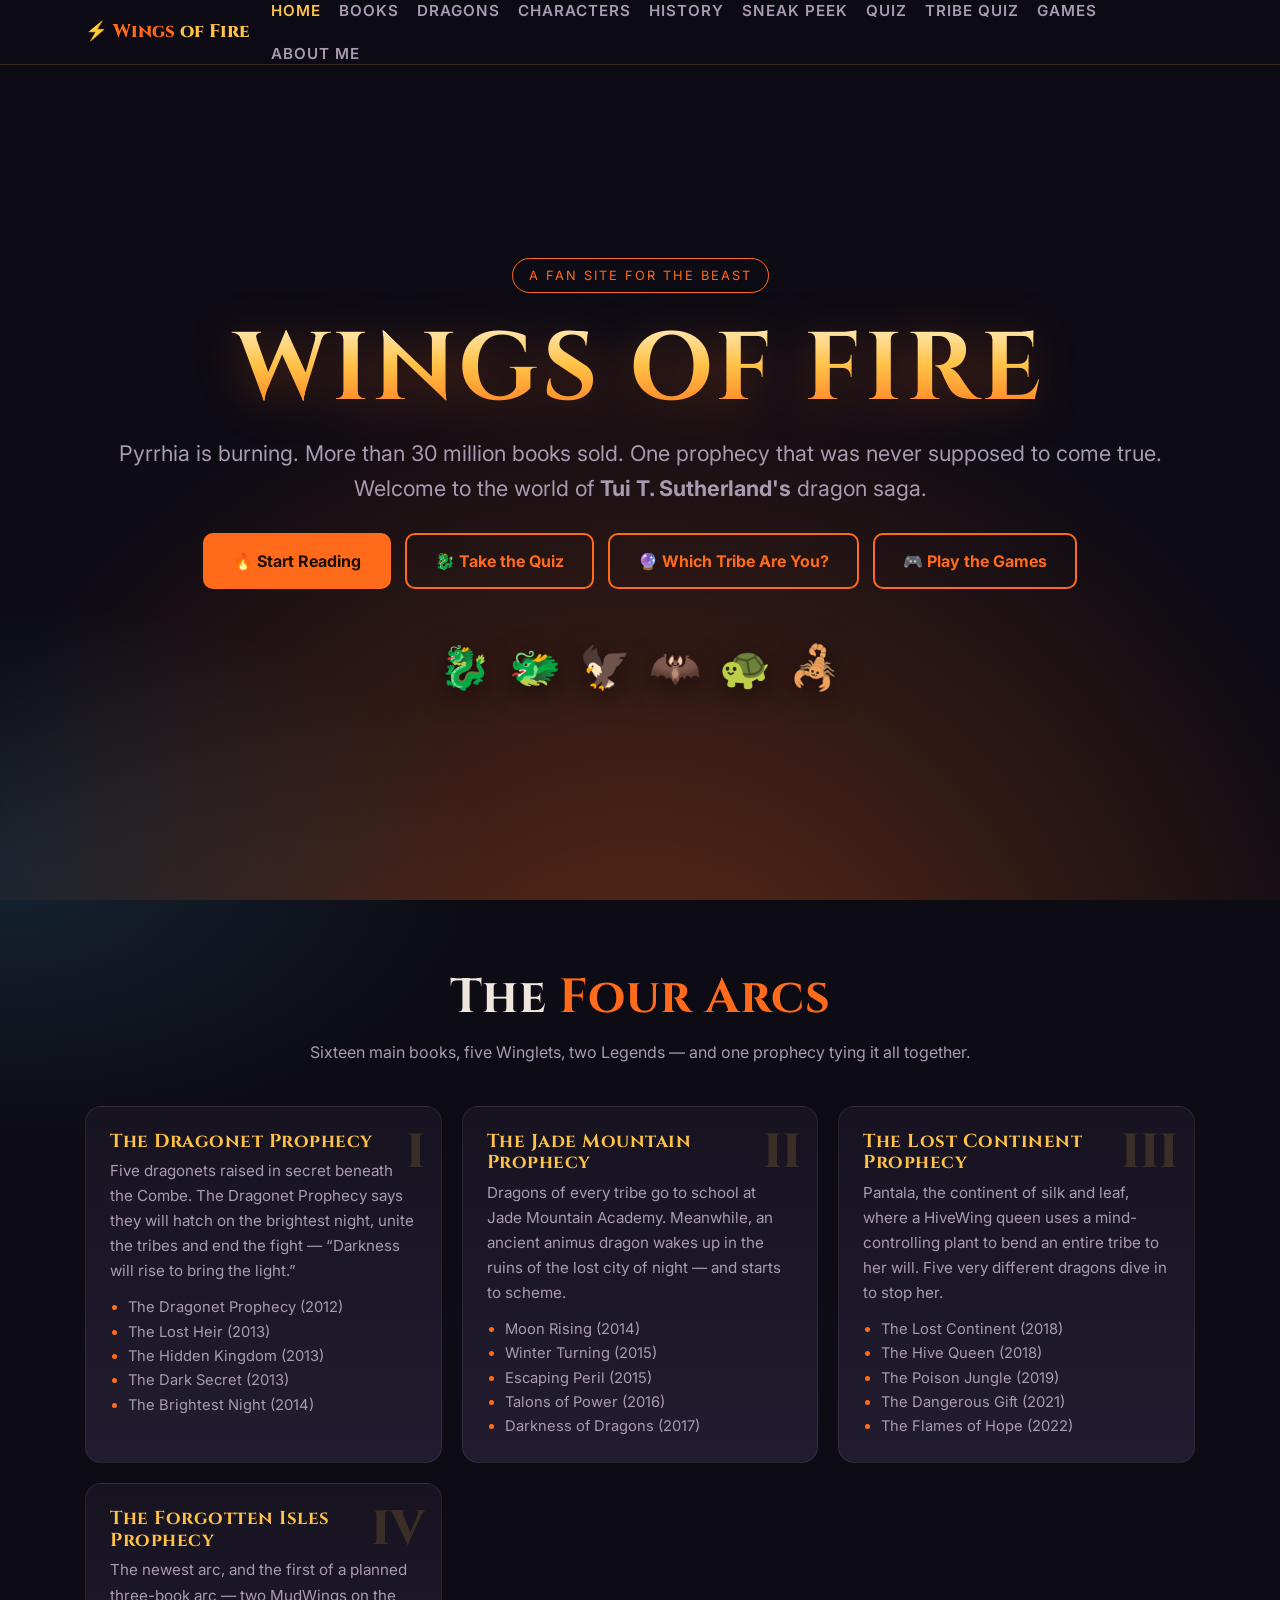
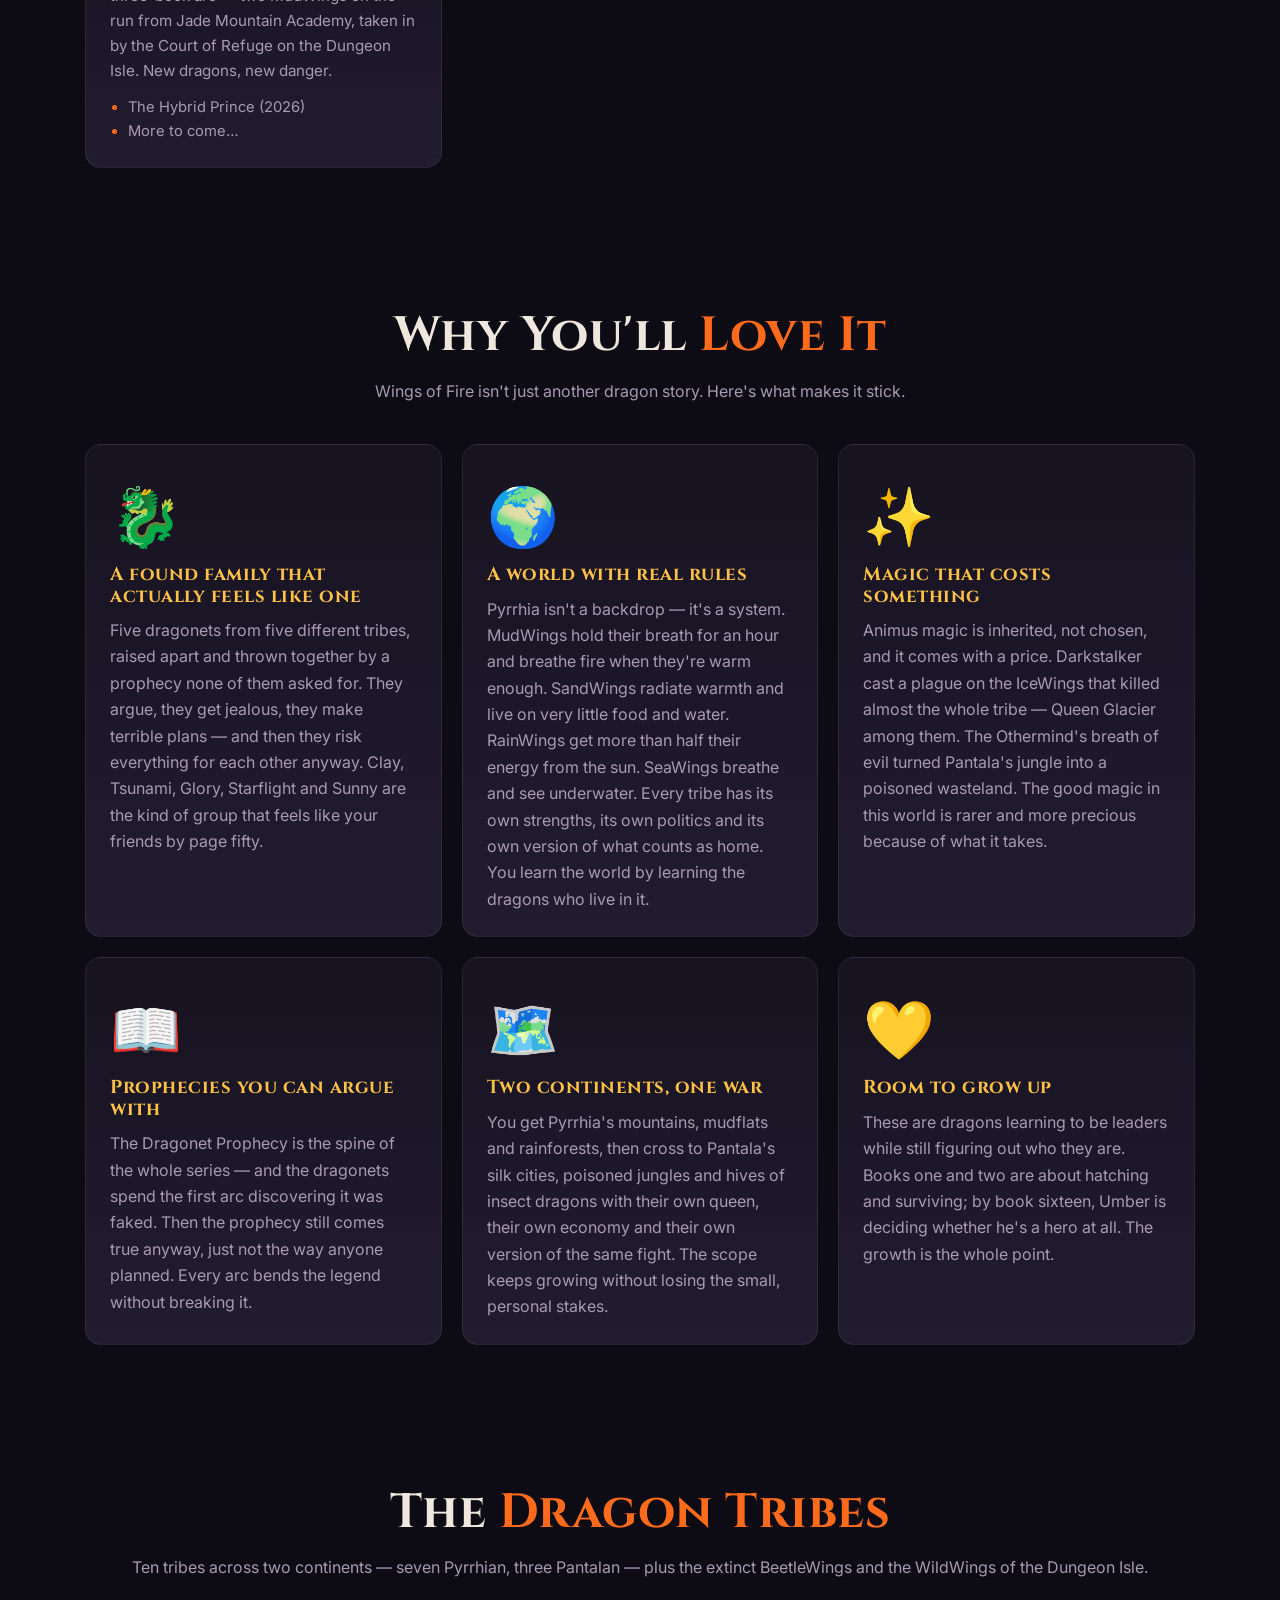
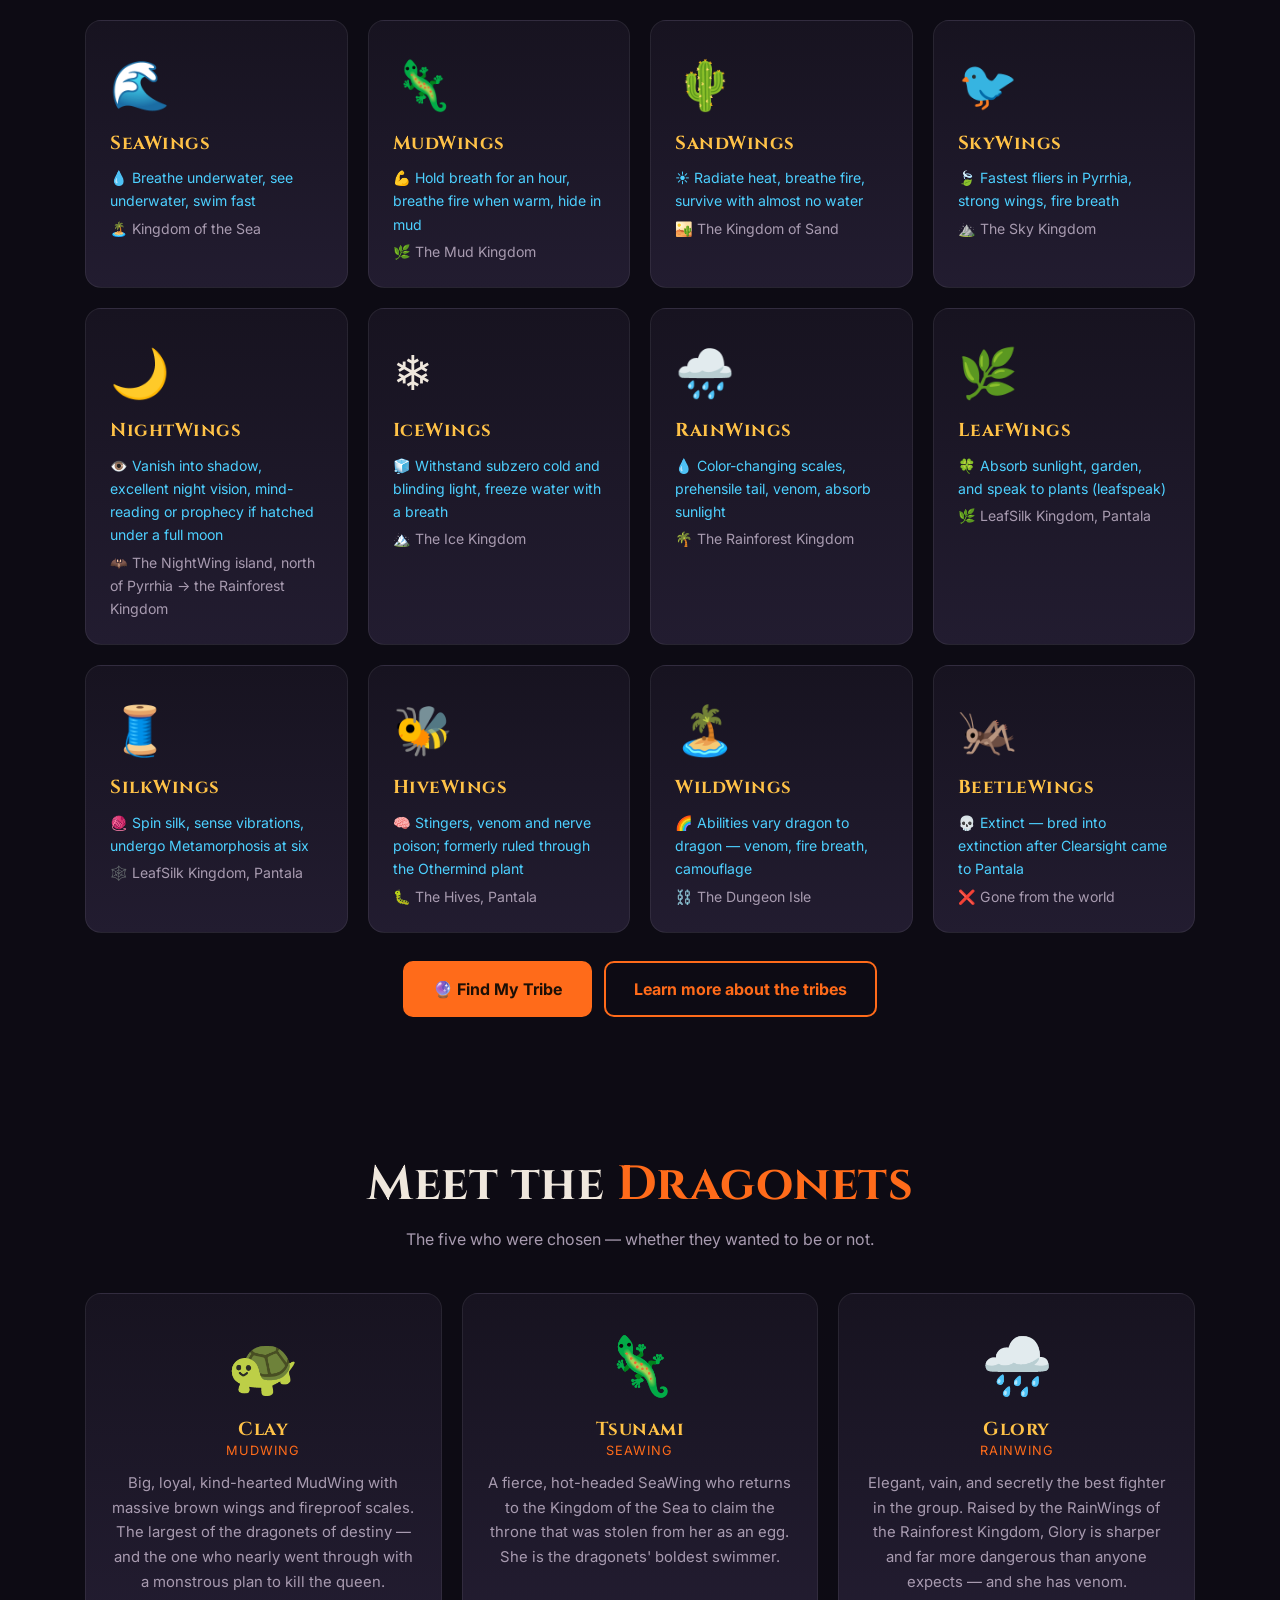
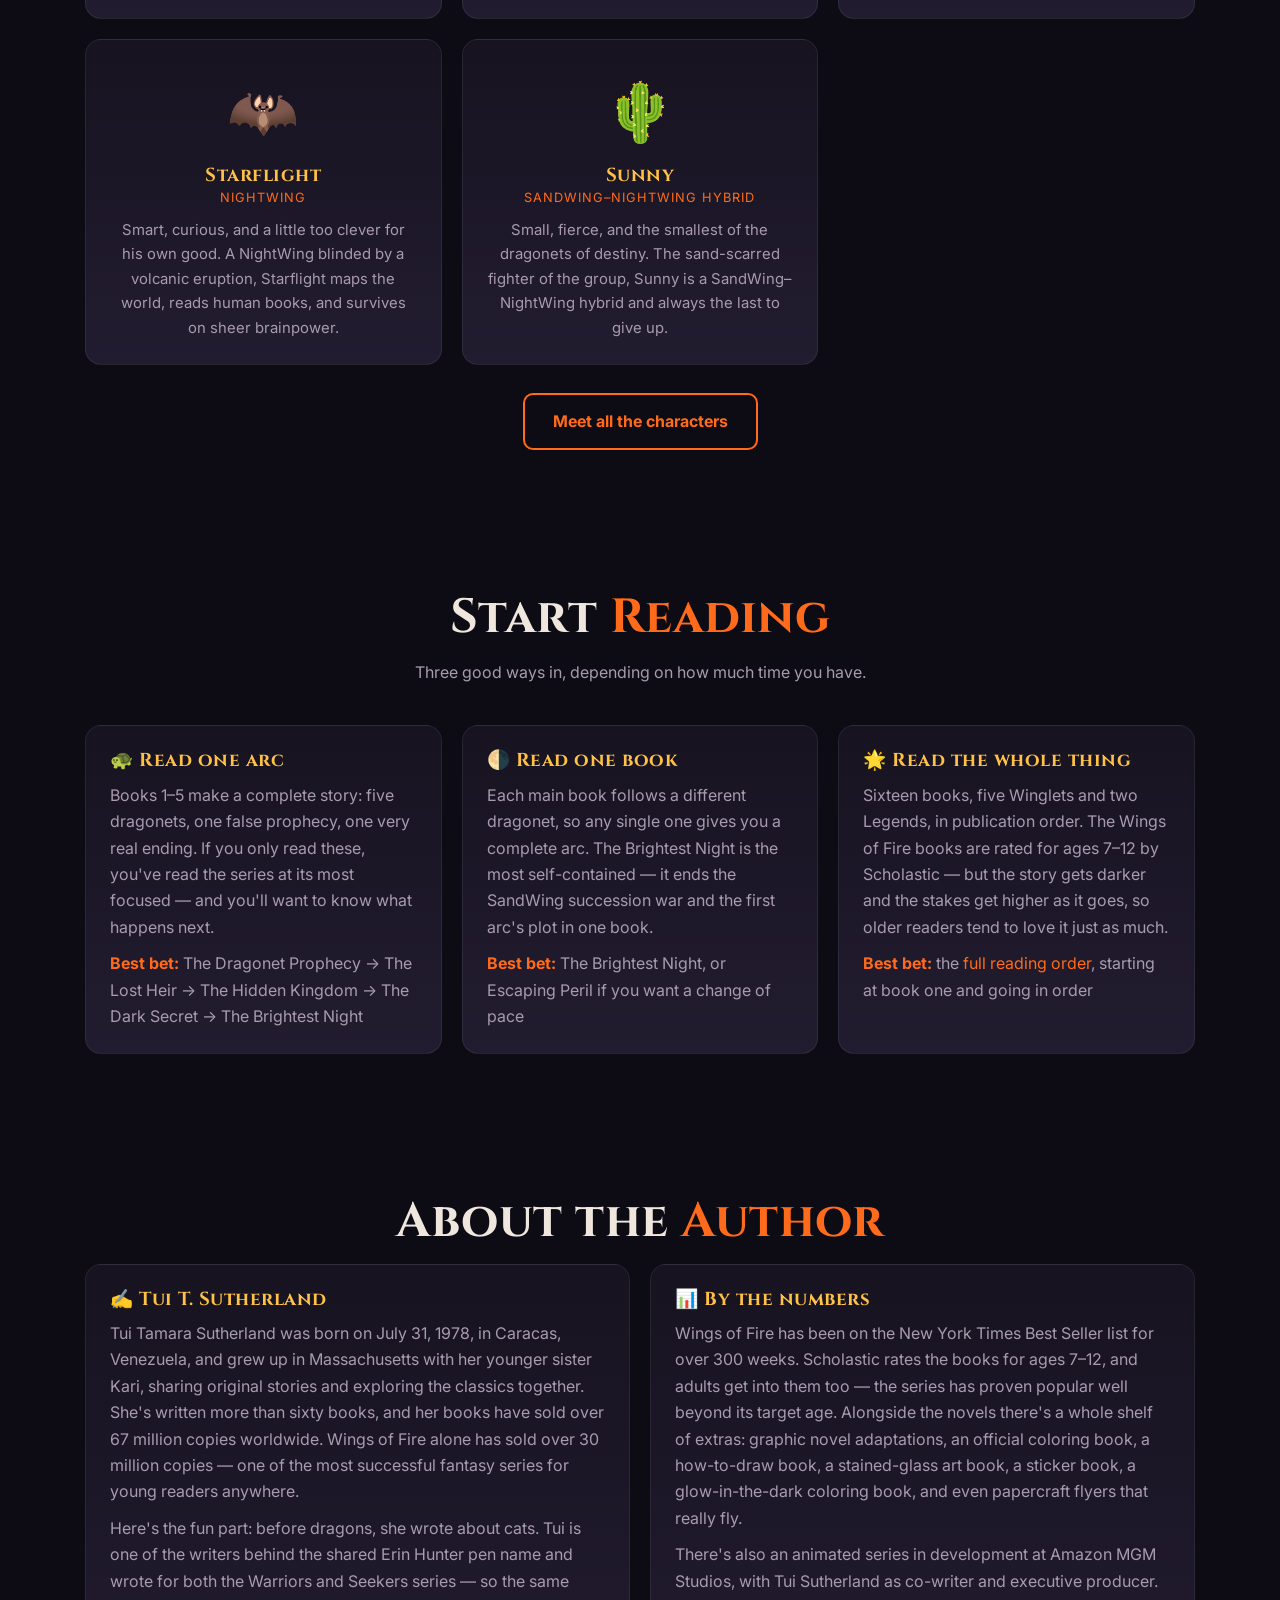
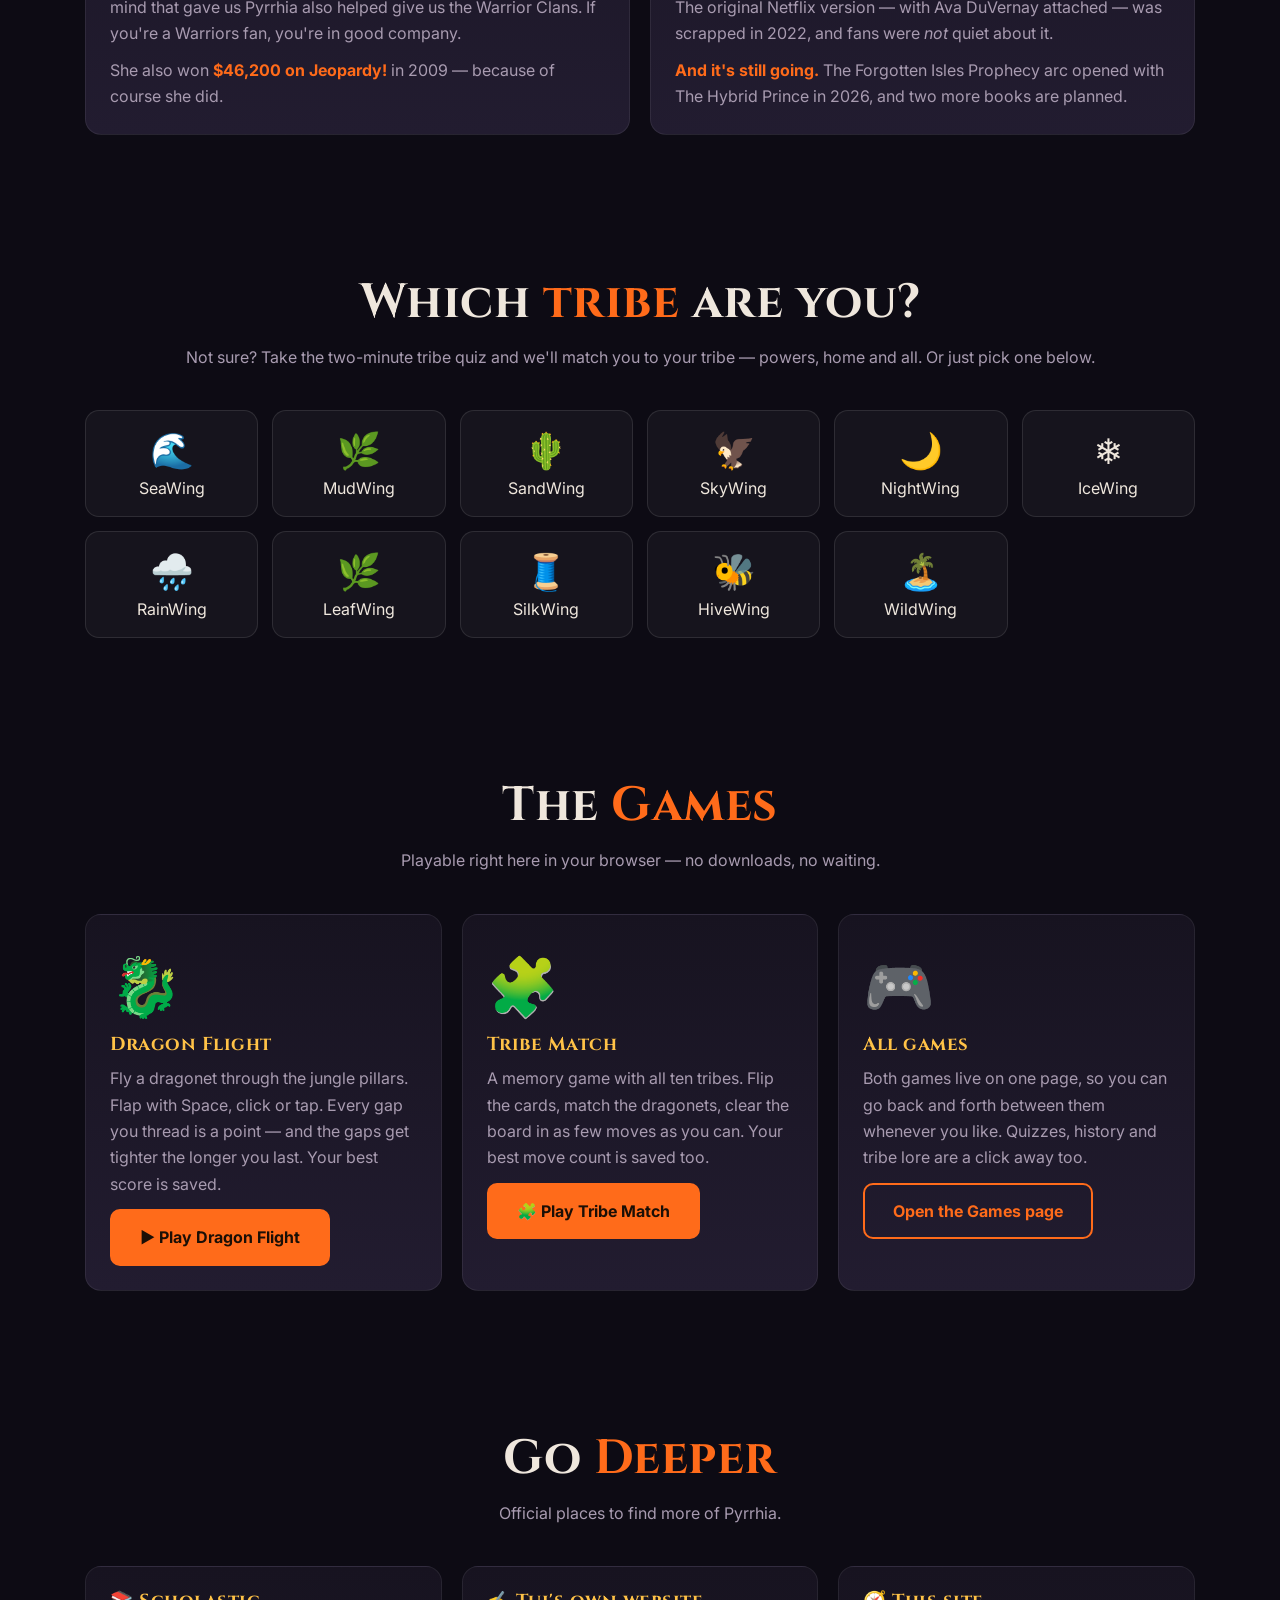
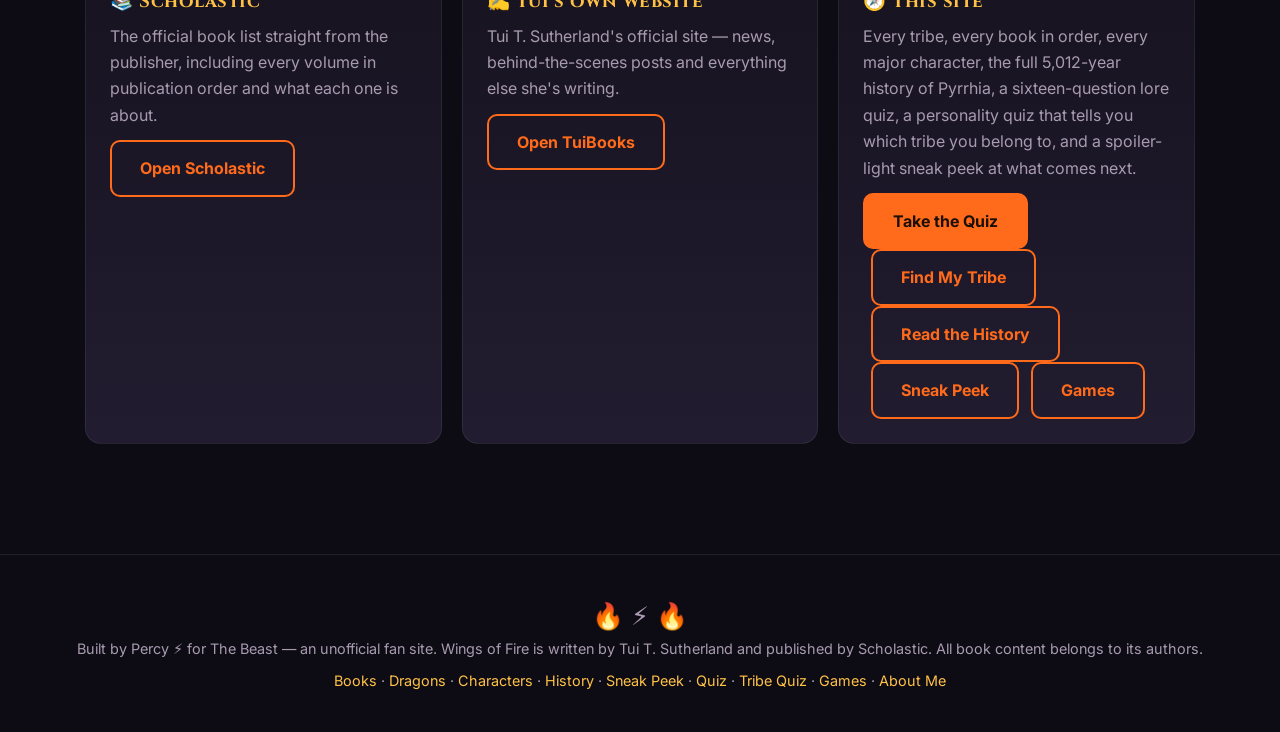
<file: index.html>
<!DOCTYPE html>
<html lang="en">
<head>
<meta charset="UTF-8">
<meta name="viewport" content="width=device-width, initial-scale=1.0">
<title>Wings of Fire — The Ultimate Dragon Fan Site</title>
<meta name="description" content="Everything about Tui T. Sutherland's Wings of Fire series: the books, the dragon tribes, the characters, and a quiz. Built by Percy ⚡">
<link rel="preconnect" href="https://fonts.googleapis.com">
<link rel="preconnect" href="https://fonts.gstatic.com" crossorigin>
<link href="https://fonts.googleapis.com/css2?family=Cinzel:wght@600;700;800&family=Inter:wght@400;500;600;700&display=swap" rel="stylesheet">
<link rel="stylesheet" href="css/style.css?v=2">
</head>
<body>

<nav>
  <div class="nav-inner">
    <div class="logo">⚡ <span>Wings</span> of Fire</div>
    <div class="nav-links">
      <a href="index.html" class="active">Home</a>
      <a href="books.html">Books</a>
      <a href="dragons.html">Dragons</a>
      <a href="characters.html">Characters</a>
      <a href="history.html">History</a>
      <a href="sneak-peek.html">Sneak Peek</a>
      <a href="quiz.html">Quiz</a>
      <a href="tribe-quiz.html">Tribe Quiz</a>
      <a href="games.html">Games</a>
      <a href="about-me.html">About Me</a>
    </div>
  </div>
</nav>

<header class="hero">
  <div class="hero-bg"></div>
  <div class="wrap">
    <div class="tag">A fan site for The Beast</div>
    <h1>Wings of Fire</h1>
    <p class="sub">Pyrrhia is burning. More than 30 million books sold. One prophecy that was never supposed to come true.<br>Welcome to the world of <strong>Tui T. Sutherland's</strong> dragon saga.</p>
    <div class="hero-btns">
      <a href="books.html" class="btn solid">🔥 Start Reading</a>
      <a href="quiz.html" class="btn">🐉 Take the Quiz</a>
      <a href="tribe-quiz.html" class="btn">🔮 Which Tribe Are You?</a>
      <a href="games.html" class="btn">🎮 Play the Games</a>
    </div>
    <div class="dragon-row">
      <span>🐉</span><span>🐲</span><span>🦅</span><span>🦇</span><span>🐢</span><span>🦂</span>
    </div>
  </div>
</header>

<section>
  <div class="wrap">
    <h2 class="section-title reveal">The <span>Four Arcs</span></h2>
    <p class="section-sub reveal">Sixteen main books, five Winglets, two Legends — and one prophecy tying it all together.</p>
    <div class="grid g2">

      <div class="card arc-card reveal">
        <div class="arc-no">I</div>
        <h3>The Dragonet Prophecy</h3>
        <p>Five dragonets raised in secret beneath the Combe. The Dragonet Prophecy says they will hatch on the brightest night, unite the tribes and end the fight — “Darkness will rise to bring the light.”</p>
        <ul>
          <li>The Dragonet Prophecy (2012)</li>
          <li>The Lost Heir (2013)</li>
          <li>The Hidden Kingdom (2013)</li>
          <li>The Dark Secret (2013)</li>
          <li>The Brightest Night (2014)</li>
        </ul>
      </div>

      <div class="card arc-card reveal">
        <div class="arc-no">II</div>
        <h3>The Jade Mountain Prophecy</h3>
        <p>Dragons of every tribe go to school at Jade Mountain Academy. Meanwhile, an ancient animus dragon wakes up in the ruins of the lost city of night — and starts to scheme.</p>
        <ul>
          <li>Moon Rising (2014)</li>
          <li>Winter Turning (2015)</li>
          <li>Escaping Peril (2015)</li>
          <li>Talons of Power (2016)</li>
          <li>Darkness of Dragons (2017)</li>
        </ul>
      </div>

      <div class="card arc-card reveal">
        <div class="arc-no">III</div>
        <h3>The Lost Continent Prophecy</h3>
        <p>Pantala, the continent of silk and leaf, where a HiveWing queen uses a mind-controlling plant to bend an entire tribe to her will. Five very different dragons dive in to stop her.</p>
        <ul>
          <li>The Lost Continent (2018)</li>
          <li>The Hive Queen (2018)</li>
          <li>The Poison Jungle (2019)</li>
          <li>The Dangerous Gift (2021)</li>
          <li>The Flames of Hope (2022)</li>
        </ul>
      </div>

      <div class="card arc-card reveal">
        <div class="arc-no">IV</div>
        <h3>The Forgotten Isles Prophecy</h3>
        <p>The newest arc, and the first of a planned three-book arc — two MudWings on the run from Jade Mountain Academy, taken in by the Court of Refuge on the Dungeon Isle. New dragons, new danger.</p>
        <ul>
          <li>The Hybrid Prince (2026)</li>
          <li>More to come…</li>
        </ul>
      </div>

    </div>
  </div>
</section>

<section>
  <div class="wrap">
    <h2 class="section-title reveal">Why You'll <span>Love It</span></h2>
    <p class="section-sub reveal">Wings of Fire isn't just another dragon story. Here's what makes it stick.</p>
    <div class="grid g3">

      <div class="card reveal">
        <div class="char-emoji">🐉</div>
        <h3 style="color:var(--gold)">A found family that actually feels like one</h3>
        <p style="color:var(--muted); margin-top:10px;">Five dragonets from five different tribes, raised apart and thrown together by a prophecy none of them asked for. They argue, they get jealous, they make terrible plans — and then they risk everything for each other anyway. Clay, Tsunami, Glory, Starflight and Sunny are the kind of group that feels like your friends by page fifty.</p>
      </div>

      <div class="card reveal">
        <div class="char-emoji">🌍</div>
        <h3 style="color:var(--gold)">A world with real rules</h3>
        <p style="color:var(--muted); margin-top:10px;">Pyrrhia isn't a backdrop — it's a system. MudWings hold their breath for an hour and breathe fire when they're warm enough. SandWings radiate warmth and live on very little food and water. RainWings get more than half their energy from the sun. SeaWings breathe and see underwater. Every tribe has its own strengths, its own politics and its own version of what counts as home. You learn the world by learning the dragons who live in it.</p>
      </div>

      <div class="card reveal">
        <div class="char-emoji">✨</div>
        <h3 style="color:var(--gold)">Magic that costs something</h3>
        <p style="color:var(--muted); margin-top:10px;">Animus magic is inherited, not chosen, and it comes with a price. Darkstalker cast a plague on the IceWings that killed almost the whole tribe — Queen Glacier among them. The Othermind's breath of evil turned Pantala's jungle into a poisoned wasteland. The good magic in this world is rarer and more precious because of what it takes.</p>
      </div>

      <div class="card reveal">
        <div class="char-emoji">📖</div>
        <h3 style="color:var(--gold)">Prophecies you can argue with</h3>
        <p style="color:var(--muted); margin-top:10px;">The Dragonet Prophecy is the spine of the whole series — and the dragonets spend the first arc discovering it was faked. Then the prophecy still comes true anyway, just not the way anyone planned. Every arc bends the legend without breaking it.</p>
      </div>

      <div class="card reveal">
        <div class="char-emoji">🗺️</div>
        <h3 style="color:var(--gold)">Two continents, one war</h3>
        <p style="color:var(--muted); margin-top:10px;">You get Pyrrhia's mountains, mudflats and rainforests, then cross to Pantala's silk cities, poisoned jungles and hives of insect dragons with their own queen, their own economy and their own version of the same fight. The scope keeps growing without losing the small, personal stakes.</p>
      </div>

      <div class="card reveal">
        <div class="char-emoji">💛</div>
        <h3 style="color:var(--gold)">Room to grow up</h3>
        <p style="color:var(--muted); margin-top:10px;">These are dragons learning to be leaders while still figuring out who they are. Books one and two are about hatching and surviving; by book sixteen, Umber is deciding whether he's a hero at all. The growth is the whole point.</p>
      </div>

    </div>
  </div>
</section>

<section>
  <div class="wrap">
    <h2 class="section-title reveal">The <span>Dragon Tribes</span></h2>
    <p class="section-sub reveal">Ten tribes across two continents — seven Pyrrhian, three Pantalan — plus the extinct BeetleWings and the WildWings of the Dungeon Isle.</p>
    <div class="grid g4">
      <div class="card tribe-card reveal"><span class="tribe-icon">🌊</span><h3>SeaWings</h3><p class="ability">💧 Breathe underwater, see underwater, swim fast</p><p class="home">🏝️ Kingdom of the Sea</p></div>
      <div class="card tribe-card reveal"><span class="tribe-icon">🦎</span><h3>MudWings</h3><p class="ability">💪 Hold breath for an hour, breathe fire when warm, hide in mud</p><p class="home">🌿 The Mud Kingdom</p></div>
      <div class="card tribe-card reveal"><span class="tribe-icon">🌵</span><h3>SandWings</h3><p class="ability">☀️ Radiate heat, breathe fire, survive with almost no water</p><p class="home">🏜️ The Kingdom of Sand</p></div>
      <div class="card tribe-card reveal"><span class="tribe-icon">🐦</span><h3>SkyWings</h3><p class="ability">🍃 Fastest fliers in Pyrrhia, strong wings, fire breath</p><p class="home">⛰️ The Sky Kingdom</p></div>
      <div class="card tribe-card reveal"><span class="tribe-icon">🌙</span><h3>NightWings</h3><p class="ability">👁️ Vanish into shadow, excellent night vision, mind-reading or prophecy if hatched under a full moon</p><p class="home">🦇 The NightWing island, north of Pyrrhia → the Rainforest Kingdom</p></div>
      <div class="card tribe-card reveal"><span class="tribe-icon">❄️</span><h3>IceWings</h3><p class="ability">🧊 Withstand subzero cold and blinding light, freeze water with a breath</p><p class="home">🏔️ The Ice Kingdom</p></div>
      <div class="card tribe-card reveal"><span class="tribe-icon">🌧️</span><h3>RainWings</h3><p class="ability">💧 Color-changing scales, prehensile tail, venom, absorb sunlight</p><p class="home">🌴 The Rainforest Kingdom</p></div>
      <div class="card tribe-card reveal"><span class="tribe-icon">🌿</span><h3>LeafWings</h3><p class="ability">🍀 Absorb sunlight, garden, and speak to plants (leafspeak)</p><p class="home">🌿 LeafSilk Kingdom, Pantala</p></div>
      <div class="card tribe-card reveal"><span class="tribe-icon">🧵</span><h3>SilkWings</h3><p class="ability">🧶 Spin silk, sense vibrations, undergo Metamorphosis at six</p><p class="home">🕸️ LeafSilk Kingdom, Pantala</p></div>
      <div class="card tribe-card reveal"><span class="tribe-icon">🐝</span><h3>HiveWings</h3><p class="ability">🧠 Stingers, venom and nerve poison; formerly ruled through the Othermind plant</p><p class="home">🐛 The Hives, Pantala</p></div>
      <div class="card tribe-card reveal"><span class="tribe-icon">🏝️</span><h3>WildWings</h3><p class="ability">🌈 Abilities vary dragon to dragon — venom, fire breath, camouflage</p><p class="home">⛓️ The Dungeon Isle</p></div>
      <div class="card tribe-card reveal"><span class="tribe-icon">🦗</span><h3>BeetleWings</h3><p class="ability">💀 Extinct — bred into extinction after Clearsight came to Pantala</p><p class="home">❌ Gone from the world</p></div>
    </div>
    <div style="text-align:center; margin-top:28px; display:flex; gap:12px; justify-content:center; flex-wrap:wrap;">
      <a href="tribe-quiz.html" class="btn solid">🔮 Find My Tribe</a>
      <a href="dragons.html" class="btn">Learn more about the tribes</a>
    </div>
  </div>
</section>

<section>
  <div class="wrap">
    <h2 class="section-title reveal">Meet the <span>Dragonets</span></h2>
    <p class="section-sub reveal">The five who were chosen — whether they wanted to be or not.</p>
    <div class="grid g3">
      <div class="card char-card reveal"><div class="char-emoji">🐢</div><h3>Clay</h3><div class="tribe">MudWing</div><p>Big, loyal, kind-hearted MudWing with massive brown wings and fireproof scales. The largest of the dragonets of destiny — and the one who nearly went through with a monstrous plan to kill the queen.</p></div>
      <div class="card char-card reveal"><div class="char-emoji">🦎</div><h3>Tsunami</h3><div class="tribe">SeaWing</div><p>A fierce, hot-headed SeaWing who returns to the Kingdom of the Sea to claim the throne that was stolen from her as an egg. She is the dragonets' boldest swimmer.</p></div>
      <div class="card char-card reveal"><div class="char-emoji">🌧️</div><h3>Glory</h3><div class="tribe">RainWing</div><p>Elegant, vain, and secretly the best fighter in the group. Raised by the RainWings of the Rainforest Kingdom, Glory is sharper and far more dangerous than anyone expects — and she has venom.</p></div>
      <div class="card char-card reveal"><div class="char-emoji">🦇</div><h3>Starflight</h3><div class="tribe">NightWing</div><p>Smart, curious, and a little too clever for his own good. A NightWing blinded by a volcanic eruption, Starflight maps the world, reads human books, and survives on sheer brainpower.</p></div>
      <div class="card char-card reveal"><div class="char-emoji">🌵</div><h3>Sunny</h3><div class="tribe">SandWing–NightWing hybrid</div><p>Small, fierce, and the smallest of the dragonets of destiny. The sand-scarred fighter of the group, Sunny is a SandWing–NightWing hybrid and always the last to give up.</p></div>
    </div>
    <div style="text-align:center; margin-top:28px;">
      <a href="characters.html" class="btn">Meet all the characters</a>
    </div>
  </div>
</section>

<section>
  <div class="wrap">
    <h2 class="section-title reveal">Start <span>Reading</span></h2>
    <p class="section-sub reveal">Three good ways in, depending on how much time you have.</p>
    <div class="grid g3">

      <div class="card reveal">
        <h3 style="color:var(--gold)">🐢 Read one arc</h3>
        <p style="color:var(--muted); margin-top:10px;">Books 1–5 make a complete story: five dragonets, one false prophecy, one very real ending. If you only read these, you've read the series at its most focused — and you'll want to know what happens next.</p>
        <p style="color:var(--muted); margin-top:10px;"><strong style="color:var(--ember)">Best bet:</strong> The Dragonet Prophecy → The Lost Heir → The Hidden Kingdom → The Dark Secret → The Brightest Night</p>
      </div>

      <div class="card reveal">
        <h3 style="color:var(--gold)">🌗 Read one book</h3>
        <p style="color:var(--muted); margin-top:10px;">Each main book follows a different dragonet, so any single one gives you a complete arc. The Brightest Night is the most self-contained — it ends the SandWing succession war and the first arc's plot in one book.</p>
        <p style="color:var(--muted); margin-top:10px;"><strong style="color:var(--ember)">Best bet:</strong> The Brightest Night, or Escaping Peril if you want a change of pace</p>
      </div>

      <div class="card reveal">
        <h3 style="color:var(--gold)">🌟 Read the whole thing</h3>
        <p style="color:var(--muted); margin-top:10px;">Sixteen books, five Winglets and two Legends, in publication order. The Wings of Fire books are rated for ages 7–12 by Scholastic — but the story gets darker and the stakes get higher as it goes, so older readers tend to love it just as much.</p>
        <p style="color:var(--muted); margin-top:10px;"><strong style="color:var(--ember)">Best bet:</strong> the <a href="books.html" style="color:var(--ember);">full reading order</a>, starting at book one and going in order</p>
      </div>

    </div>
  </div>
</section>

<section>
  <div class="wrap">
    <h2 class="section-title reveal">About the <span>Author</span></h2>
    <div class="grid g2">
      <div class="card reveal">
        <h3 style="color:var(--gold)">✍️ Tui T. Sutherland</h3>
        <p style="color:var(--muted); margin-top:10px;">Tui Tamara Sutherland was born on July 31, 1978, in Caracas, Venezuela, and grew up in Massachusetts with her younger sister Kari, sharing original stories and exploring the classics together. She's written more than sixty books, and her books have sold over 67 million copies worldwide. Wings of Fire alone has sold over 30 million copies — one of the most successful fantasy series for young readers anywhere.</p>
        <p style="color:var(--muted); margin-top:10px;">Here's the fun part: before dragons, she wrote about cats. Tui is one of the writers behind the shared Erin Hunter pen name and wrote for both the Warriors and Seekers series — so the same mind that gave us Pyrrhia also helped give us the Warrior Clans. If you're a Warriors fan, you're in good company.</p>
        <p style="color:var(--muted); margin-top:10px;">She also won <strong style="color:var(--ember)">$46,200 on Jeopardy!</strong> in 2009 — because of course she did.</p>
      </div>
      <div class="card reveal">
        <h3 style="color:var(--gold)">📊 By the numbers</h3>
        <p style="color:var(--muted); margin-top:10px;">Wings of Fire has been on the New York Times Best Seller list for over 300 weeks. Scholastic rates the books for ages 7–12, and adults get into them too — the series has proven popular well beyond its target age. Alongside the novels there's a whole shelf of extras: graphic novel adaptations, an official coloring book, a how-to-draw book, a stained-glass art book, a sticker book, a glow-in-the-dark coloring book, and even papercraft flyers that really fly.</p>
        <p style="color:var(--muted); margin-top:10px;">There's also an animated series in development at Amazon MGM Studios, with Tui Sutherland as co-writer and executive producer. The original Netflix version — with Ava DuVernay attached — was scrapped in 2022, and fans were <em>not</em> quiet about it.</p>
        <p style="color:var(--muted); margin-top:10px;"><strong style="color:var(--ember)">And it's still going.</strong> The Forgotten Isles Prophecy arc opened with The Hybrid Prince in 2026, and two more books are planned.</p>
      </div>
    </div>
  </div>
</section>

<section>
  <div class="wrap">
    <h2 class="section-title reveal">Which <span>tribe</span> are you?</h2>
    <p class="section-sub reveal">Not sure? Take the two-minute tribe quiz and we'll match you to your tribe — powers, home and all. Or just pick one below.</p>
    <div class="picker reveal" id="picker">
      <button data-tribe="SeaWings"><span class="e">🌊</span>SeaWing</button>
      <button data-tribe="MudWings"><span class="e">🌿</span>MudWing</button>
      <button data-tribe="SandWings"><span class="e">🌵</span>SandWing</button>
      <button data-tribe="SkyWings"><span class="e">🦅</span>SkyWing</button>
      <button data-tribe="NightWings"><span class="e">🌙</span>NightWing</button>
      <button data-tribe="IceWings"><span class="e">❄️</span>IceWing</button>
      <button data-tribe="RainWings"><span class="e">🌧️</span>RainWing</button>
      <button data-tribe="LeafWings"><span class="e">🌿</span>LeafWing</button>
      <button data-tribe="SilkWings"><span class="e">🧵</span>SilkWing</button>
      <button data-tribe="HiveWings"><span class="e">🐝</span>HiveWing</button>
      <button data-tribe="WildWings"><span class="e">🏝️</span>WildWing</button>
    </div>
    <div class="card reveal" id="tribeResult" style="margin-top:20px; display:none;">
      <h3 id="tribeName" style="color:var(--gold)"></h3>
      <p id="tribeDesc" style="color:var(--muted); margin-top:10px;"></p>
    </div>
  </div>
</section>

<section>
  <div class="wrap">
    <h2 class="section-title reveal">The <span>Games</span></h2>
    <p class="section-sub reveal">Playable right here in your browser — no downloads, no waiting.</p>
    <div class="grid g3">

      <div class="card reveal">
        <div class="char-emoji">🐉</div>
        <h3 style="color:var(--gold)">Dragon Flight</h3>
        <p style="color:var(--muted); margin-top:10px;">Fly a dragonet through the jungle pillars. Flap with Space, click or tap. Every gap you thread is a point — and the gaps get tighter the longer you last. Your best score is saved.</p>
        <p style="margin-top:12px;"><a class="btn solid" href="games.html#dragon-flight">▶ Play Dragon Flight</a></p>
      </div>

      <div class="card reveal">
        <div class="char-emoji">🧩</div>
        <h3 style="color:var(--gold)">Tribe Match</h3>
        <p style="color:var(--muted); margin-top:10px;">A memory game with all ten tribes. Flip the cards, match the dragonets, clear the board in as few moves as you can. Your best move count is saved too.</p>
        <p style="margin-top:12px;"><a class="btn solid" href="games.html#tribe-match">🧩 Play Tribe Match</a></p>
      </div>

      <div class="card reveal">
        <div class="char-emoji">🎮</div>
        <h3 style="color:var(--gold)">All games</h3>
        <p style="color:var(--muted); margin-top:10px;">Both games live on one page, so you can go back and forth between them whenever you like. Quizzes, history and tribe lore are a click away too.</p>
        <p style="margin-top:12px;"><a class="btn" href="games.html">Open the Games page</a></p>
      </div>

    </div>
  </div>
</section>

<section>
  <div class="wrap">
    <h2 class="section-title reveal">Go <span>Deeper</span></h2>
    <p class="section-sub reveal">Official places to find more of Pyrrhia.</p>
    <div class="grid g3">
      <div class="card reveal">
        <h3 style="color:var(--gold)">📚 Scholastic</h3>
        <p style="color:var(--muted); margin-top:10px;">The official book list straight from the publisher, including every volume in publication order and what each one is about.</p>
        <p style="margin-top:12px;"><a class="btn" href="https://kids.scholastic.com/content/kids64/en/books/wings-of-fire/books.html" target="_blank" rel="noopener">Open Scholastic</a></p>
      </div>
      <div class="card reveal">
        <h3 style="color:var(--gold)">✍️ Tui's own website</h3>
        <p style="color:var(--muted); margin-top:10px;">Tui T. Sutherland's official site — news, behind-the-scenes posts and everything else she's writing.</p>
        <p style="margin-top:12px;"><a class="btn" href="https://www.tuibooks.com/" target="_blank" rel="noopener">Open TuiBooks</a></p>
      </div>
      <div class="card reveal">
        <h3 style="color:var(--gold)">🧭 This site</h3>
        <p style="color:var(--muted); margin-top:10px;">Every tribe, every book in order, every major character, the full 5,012-year history of Pyrrhia, a sixteen-question lore quiz, a personality quiz that tells you which tribe you belong to, and a spoiler-light sneak peek at what comes next.</p>
        <p style="margin-top:12px;"><a class="btn solid" href="quiz.html">Take the Quiz</a> <a class="btn" href="tribe-quiz.html" style="margin-left:8px;">Find My Tribe</a> <a class="btn" href="history.html" style="margin-left:8px;">Read the History</a> <a class="btn" href="sneak-peek.html" style="margin-left:8px;">Sneak Peek</a> <a class="btn" href="games.html" style="margin-left:8px;">Games</a></p>
      </div>
    </div>
  </div>
</section>

<footer>
  <div class="flame">🔥 ⚡ 🔥</div>
  <p>Built by Percy ⚡ for The Beast — an unofficial fan site. Wings of Fire is written by Tui T. Sutherland and published by Scholastic. All book content belongs to its authors.</p>
  <p style="margin-top:8px;"><a href="books.html">Books</a> · <a href="dragons.html">Dragons</a> · <a href="characters.html">Characters</a> · <a href="history.html">History</a> · <a href="sneak-peek.html">Sneak Peek</a> · <a href="quiz.html">Quiz</a> · <a href="tribe-quiz.html">Tribe Quiz</a> · <a href="games.html">Games</a> · <a href="about-me.html">About Me</a></p>
</footer>

<script src="js/main.js?v=2"></script>
<script>
const TRIBES = {
  SeaWings:{e:'🌊',d:'Born in the Kingdom of the Sea, you are a swimmer, a thinker and a diplomat. People trust you, and you never swim alone. Your power: breathe underwater, see in the dark water, and swim faster than any dragon.'},
  MudWings:{e:'🌿',d:'Big, warm and stubborn, you are the friend everybody leans on. MudWings love the mud, the rain, and their enormous families. Your power: hold your breath for an hour, breathe fire when you get warm, and hide in plain sight in a wall of mud.'},
  SandWings:{e:'🌵',d:'Quick, daring and built for the desert, you were born where every mistake is a scar and every scar is a story. Your power: radiate heat, breathe fire, and go days without food or water.'},
  SkyWings:{e:'🦅',d:'Free, bold and born to the wind, you always want to see what is over the next mountain. Your power: the fastest flight in Pyrrhia, wings strong enough to outrun a storm — and fire breath.'},
  NightWings:{e:'🌙',d:'Elegant, mysterious and a little bit dangerous, you move through the dark where nobody else can see. Your power: vanish into shadow, perfect night vision — and, if you were hatched under a full moon, mind-reading.'},
  IceWings:{e:'❄️',d:'Cool, clever and unflappable, you grew up where survival is an art. Your power: shrug off subzero cold and blinding light, freeze water with your breath, and see sharper than any other dragon.'},
  RainWings:{e:'🌧️',d:'Gentle, clever and endlessly adaptable, you make a home wherever the rain falls. Your power: change your scales to any color, swing through the trees with your tail, and soak up sunlight for a suntime nap.'},
  LeafWings:{e:'🌿',d:'Calm, loyal and wise, you are the dragon others come to for advice. Your power: drink sunlight, make things grow, and speak to plants — the gift of leafspeak.'},
  SilkWings:{e:'🧵',d:'Inventive, industrious and proud of your craft, you live in silk-lined tree houses on a green continent. Your power: spin silk, feel vibrations in the air, and — at six — cocoon up and come out with wings.'},
  HiveWings:{e:'🐝',d:'Hardworking, exact and proud, you belong to the great hives of Pantala. Your power: stingers, venom and nerve poison, teamwork, and engineering — and if you are the queen, a mind-control song that empties every mind but hers.'},
  WildWings:{e:'🏝️',d:'Free, mixed and a little bit lawless, you live on the forbidden Dungeon Isle where nobody rules alone. Your power: whatever your family taught you — venom, fire breath, camouflage — and a say in who governs.'}
};
document.querySelectorAll('#picker button').forEach(b=>{
  b.addEventListener('click',()=>{
    const t=TRIBES[b.dataset.tribe];
    document.getElementById('tribeName').textContent=t.e+' You are a '+b.dataset.tribe.slice(0,-1)+'!';
    document.getElementById('tribeDesc').textContent=t.d;
    const r=document.getElementById('tribeResult');
    r.style.display='block';
    r.scrollIntoView({behavior:'smooth',block:'center'});
  });
});
</script>
</body>
</html>
</file>
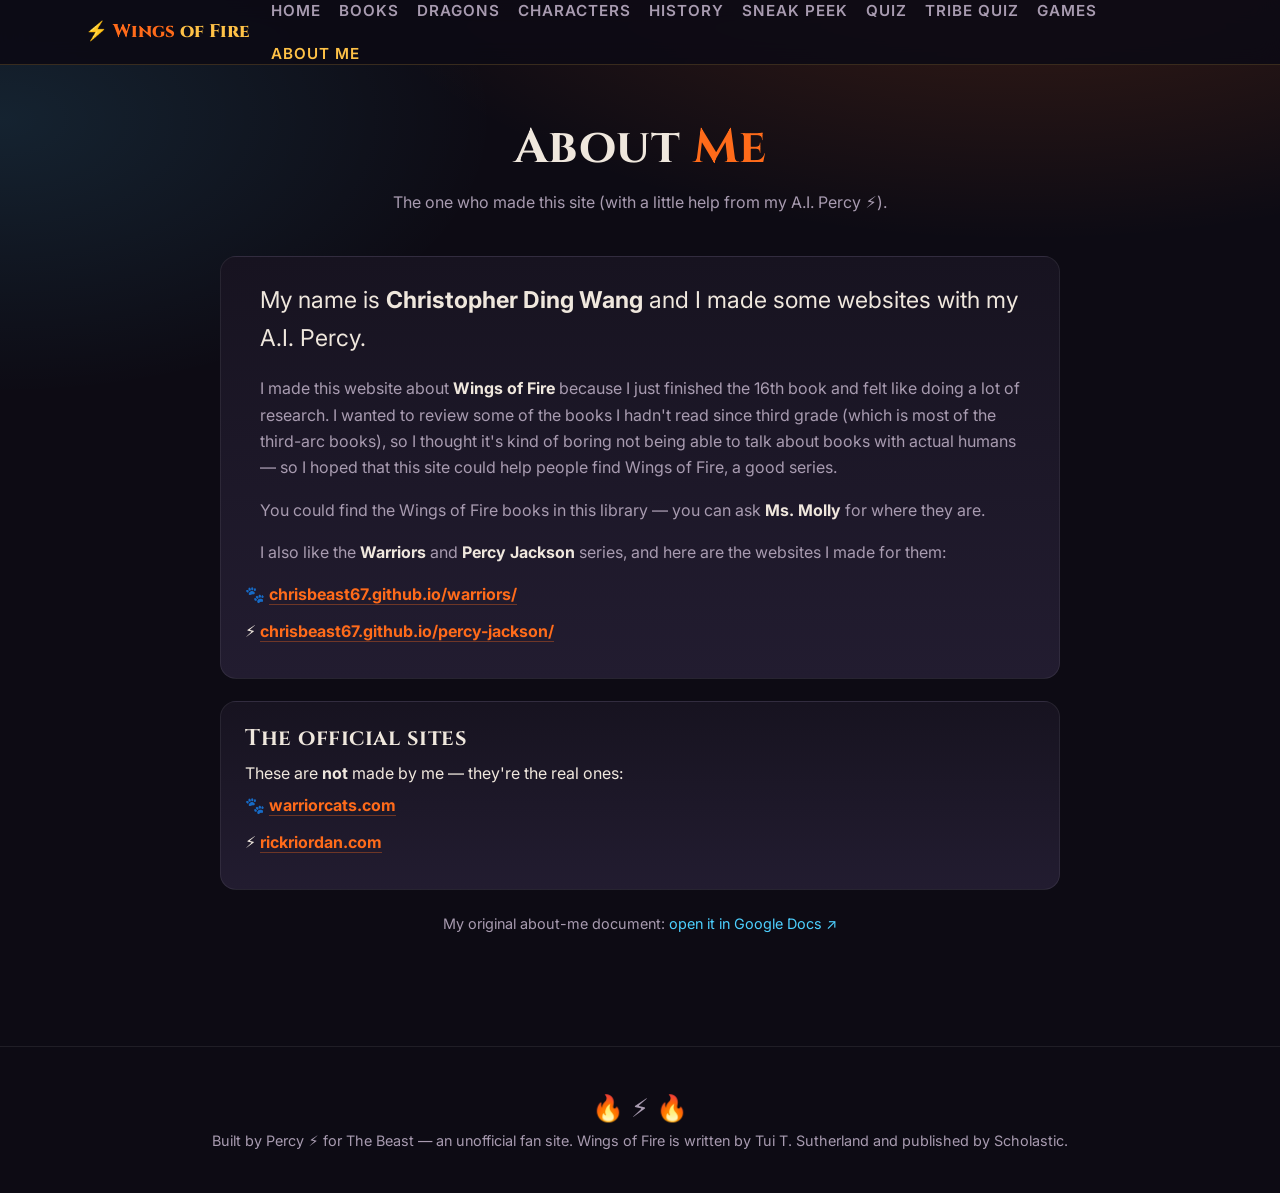
<file: about-me.html>
<!DOCTYPE html>
<html lang="en">
<head>
<meta charset="UTF-8">
<meta name="viewport" content="width=device-width, initial-scale=1.0">
<title>About Me — Wings of Fire</title>
<meta name="description" content="About Christopher Ding Wang, the maker of this Wings of Fire fan site — plus his other websites and the official series sites.">
<link rel="preconnect" href="https://fonts.googleapis.com">
<link rel="preconnect" href="https://fonts.gstatic.com" crossorigin>
<link href="https://fonts.googleapis.com/css2?family=Cinzel:wght@600;700;800&family=Inter:wght@400;500;600;700&display=swap" rel="stylesheet">
<link rel="stylesheet" href="css/style.css?v=2">
<style>
  .about-lead {
    font-size: clamp(1.15rem, 2.4vw, 1.45rem);
    color: var(--text);
    max-width: 760px;
    margin: 0 auto;
  }
  .about-text {
    max-width: 760px;
    margin: 0 auto;
    color: var(--muted);
  }
  .about-text p { margin-bottom: 16px; }
  .about-text strong { color: var(--text); }
  .link-list { list-style: none; padding: 0; margin: 6px 0 0; }
  .link-list li { margin-bottom: 10px; }
  .link-list a {
    color: var(--ember);
    font-weight: 700;
    text-decoration: none;
    border-bottom: 1px solid rgba(255,107,26,.35);
  }
  .link-list a:hover { color: var(--gold); border-bottom-color: var(--gold); }
  .doc-line { font-size: .9rem; color: var(--muted); }
  .doc-line a { color: var(--sky); text-decoration: none; }
  .doc-line a:hover { text-decoration: underline; }
</style>
</head>
<body>
<nav>
  <div class="nav-inner">
    <div class="logo">⚡ <span>Wings</span> of Fire</div>
    <div class="nav-links">
      <a href="index.html">Home</a>
      <a href="books.html">Books</a>
      <a href="dragons.html">Dragons</a>
      <a href="characters.html">Characters</a>
      <a href="history.html">History</a>
      <a href="sneak-peek.html">Sneak Peek</a>
      <a href="quiz.html">Quiz</a>
      <a href="tribe-quiz.html">Tribe Quiz</a>
      <a href="games.html">Games</a>
      <a href="about-me.html" class="active">About Me</a>
    </div>
  </div>
</nav>

<section style="padding-top:120px;">
  <div class="wrap">
    <h1 class="section-title">About <span>Me</span></h1>
    <p class="section-sub">The one who made this site (with a little help from my A.I. Percy ⚡).</p>

    <div class="card" style="max-width:840px;margin:26px auto 0;">
      <p class="about-lead">My name is <strong>Christopher Ding Wang</strong> and I made some websites with my A.I. Percy.</p>
      <div class="about-text" style="margin-top:18px;">
        <p>I made this website about <strong>Wings of Fire</strong> because I just finished the 16th book and felt like doing a lot of research. I wanted to review some of the books I hadn't read since third grade (which is most of the third-arc books), so I thought it's kind of boring not being able to talk about books with actual humans — so I hoped that this site could help people find Wings of Fire, a good series.</p>
        <p>You could find the Wings of Fire books in this library — you can ask <strong>Ms. Molly</strong> for where they are.</p>
        <p>I also like the <strong>Warriors</strong> and <strong>Percy Jackson</strong> series, and here are the websites I made for them:</p>
      </div>
      <ul class="link-list" style="margin-top:6px;">
        <li>🐾 <a href="https://chrisbeast67.github.io/warriors/" target="_blank" rel="noopener">chrisbeast67.github.io/warriors/</a></li>
        <li>⚡ <a href="https://chrisbeast67.github.io/percy-jackson/" target="_blank" rel="noopener">chrisbeast67.github.io/percy-jackson/</a></li>
      </ul>
    </div>

    <div class="card" style="max-width:840px;margin:22px auto 0;">
      <h3 style="font-size:1.4rem;margin-bottom:8px;">The official sites</h3>
      <p class="muted" style="margin-bottom:6px;">These are <strong>not</strong> made by me — they're the real ones:</p>
      <ul class="link-list">
        <li>🐾 <a href="https://warriorcats.com/" target="_blank" rel="noopener">warriorcats.com</a></li>
        <li>⚡ <a href="https://rickriordan.com/" target="_blank" rel="noopener">rickriordan.com</a></li>
      </ul>
    </div>

    <p class="doc-line" style="text-align:center;margin-top:22px;">
      My original about-me document:
      <a href="https://docs.google.com/document/d/1Y7-otk8j-3ci44gQGGwISg8UE54IkHOtkEhSWCTe3_o/edit?usp=sharing" target="_blank" rel="noopener">open it in Google Docs ↗</a>
    </p>
  </div>
</section>

<footer>
  <div class="flame">🔥 ⚡ 🔥</div>
  <p>Built by Percy ⚡ for The Beast — an unofficial fan site. Wings of Fire is written by Tui T. Sutherland and published by Scholastic.</p>
</footer>

</body>
</html>
</file>
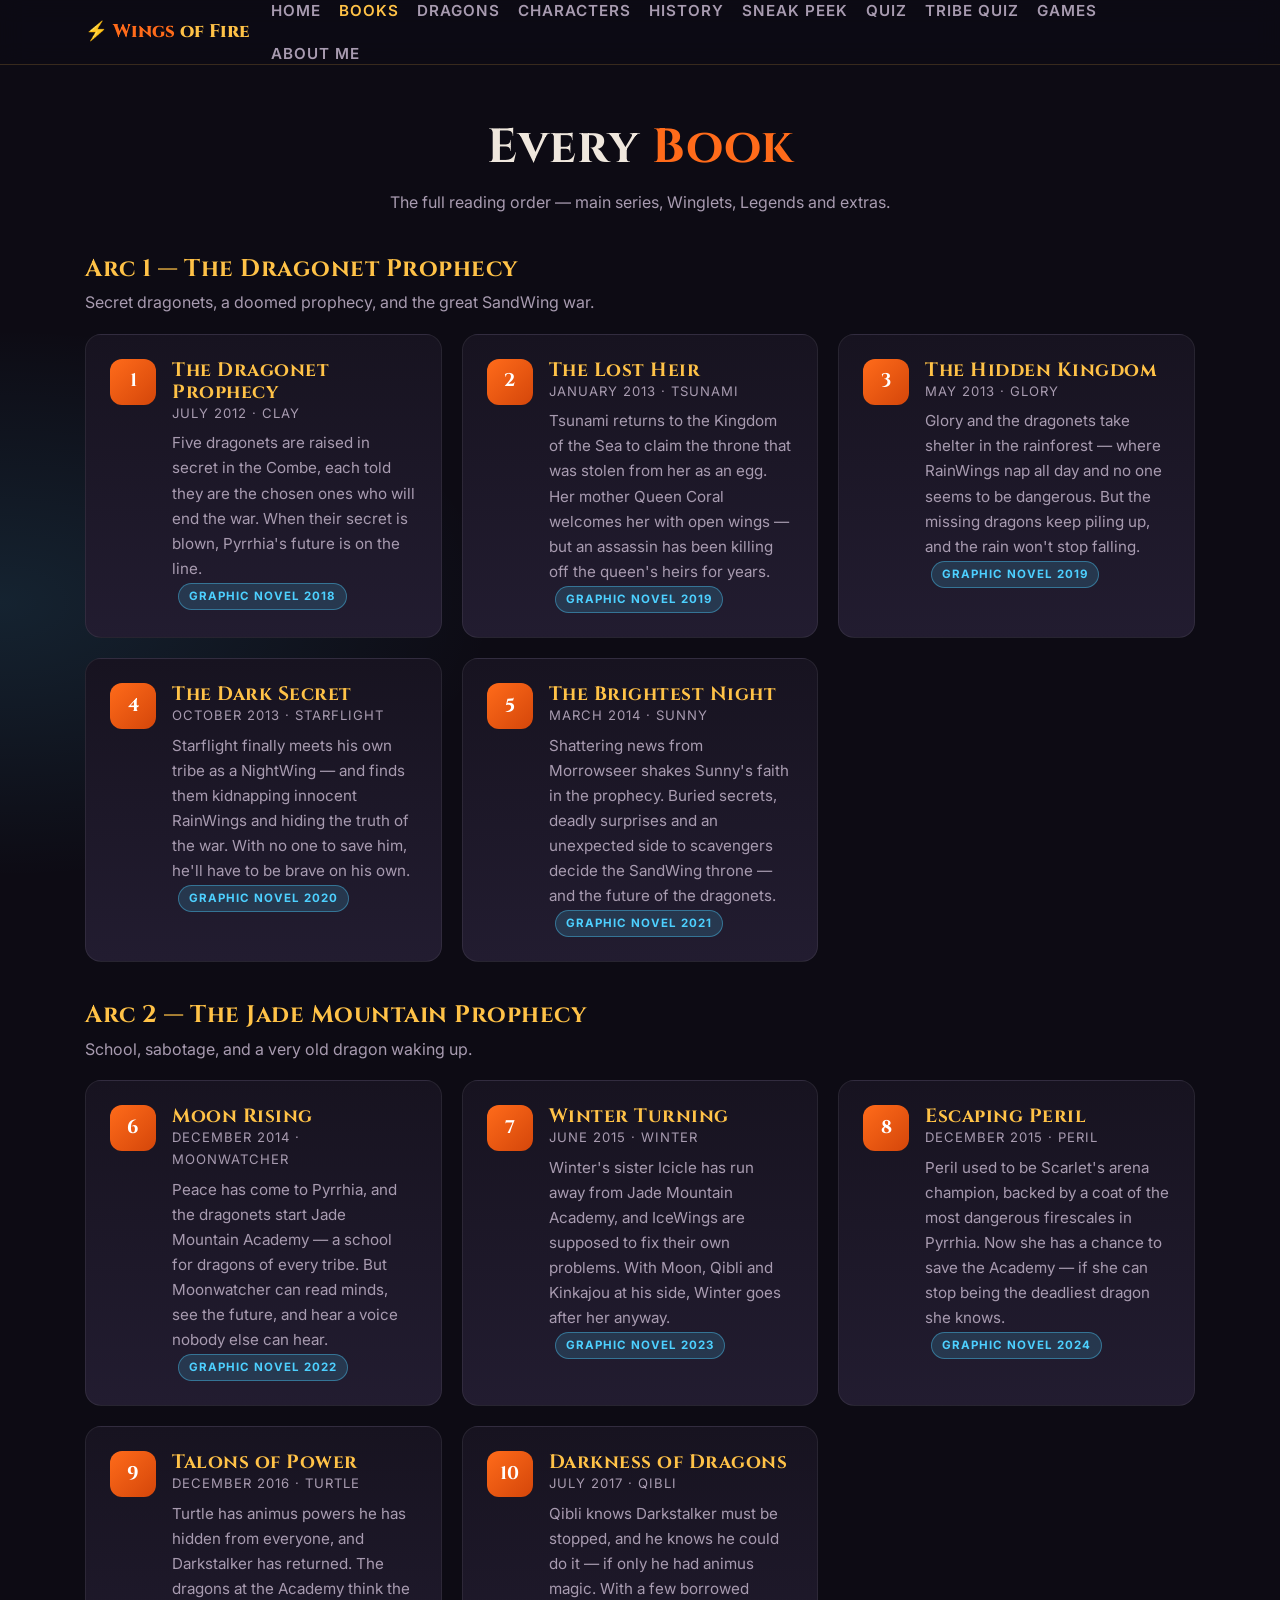
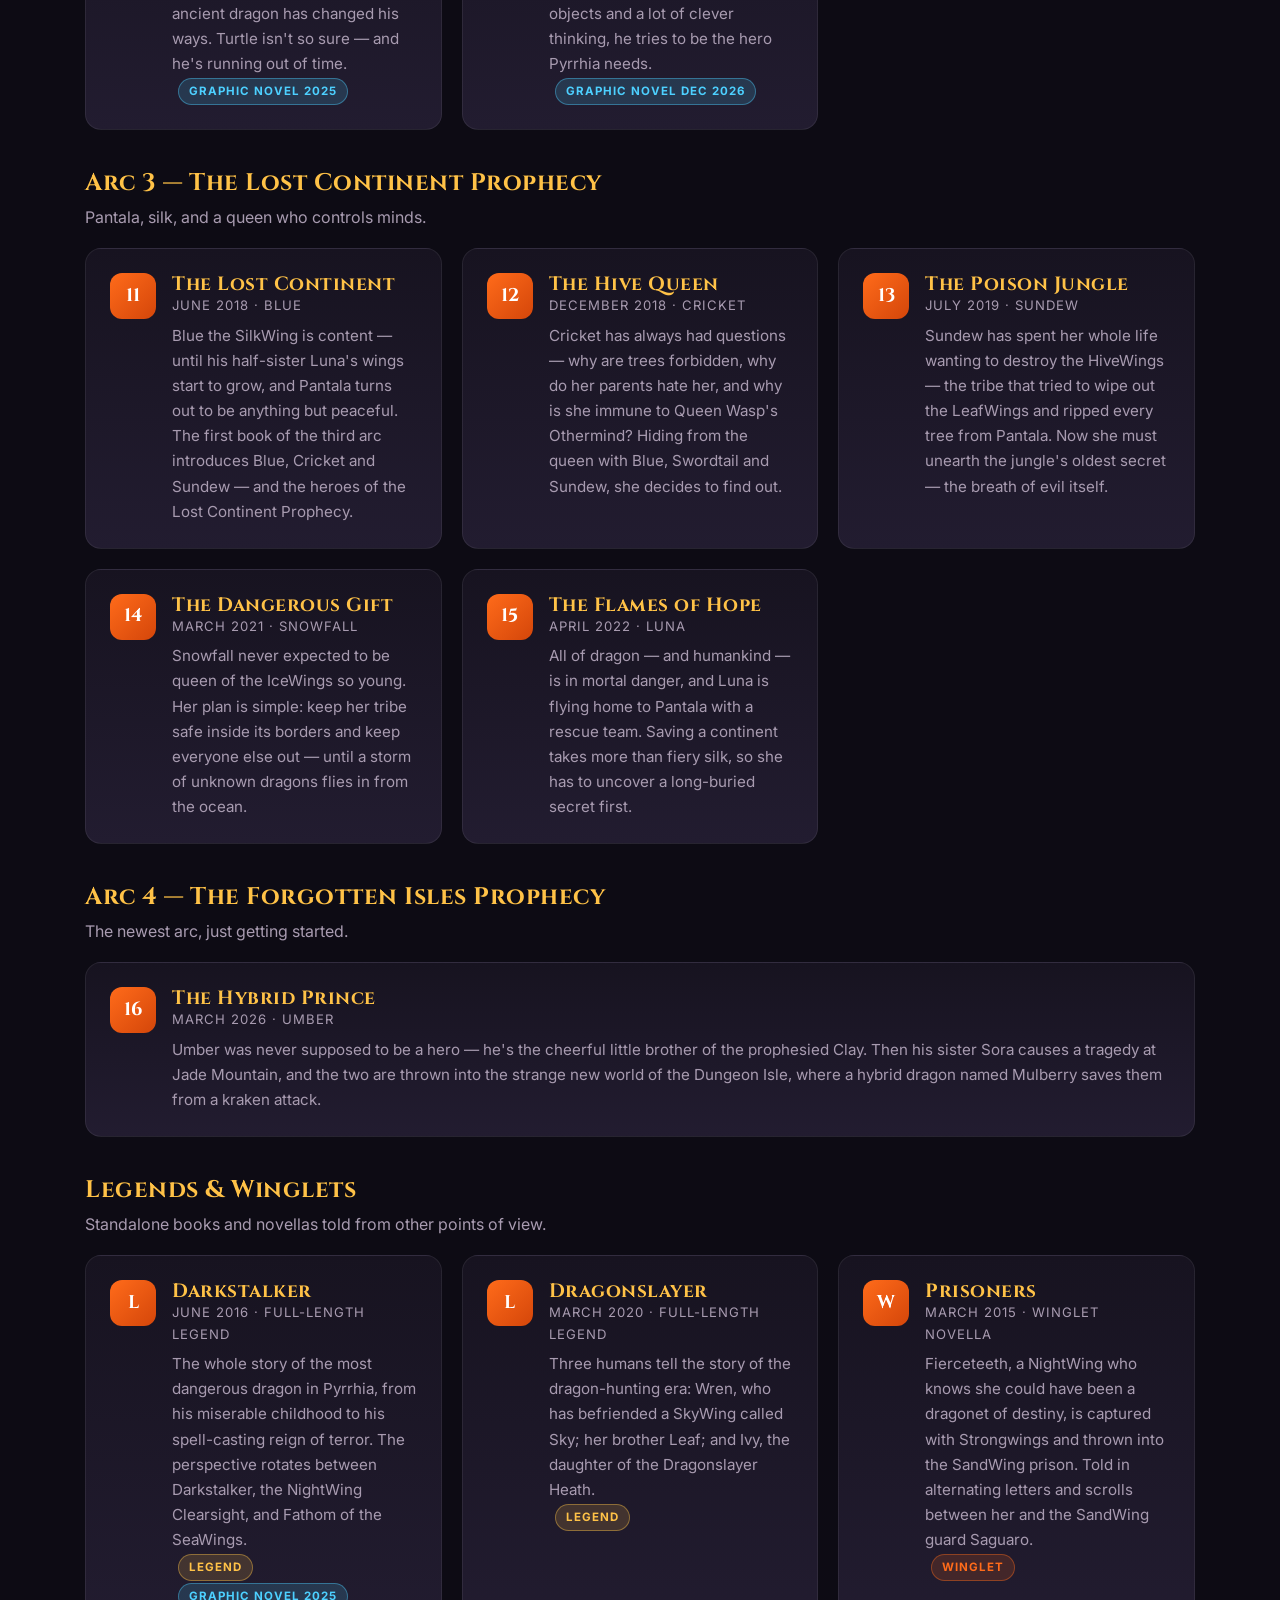
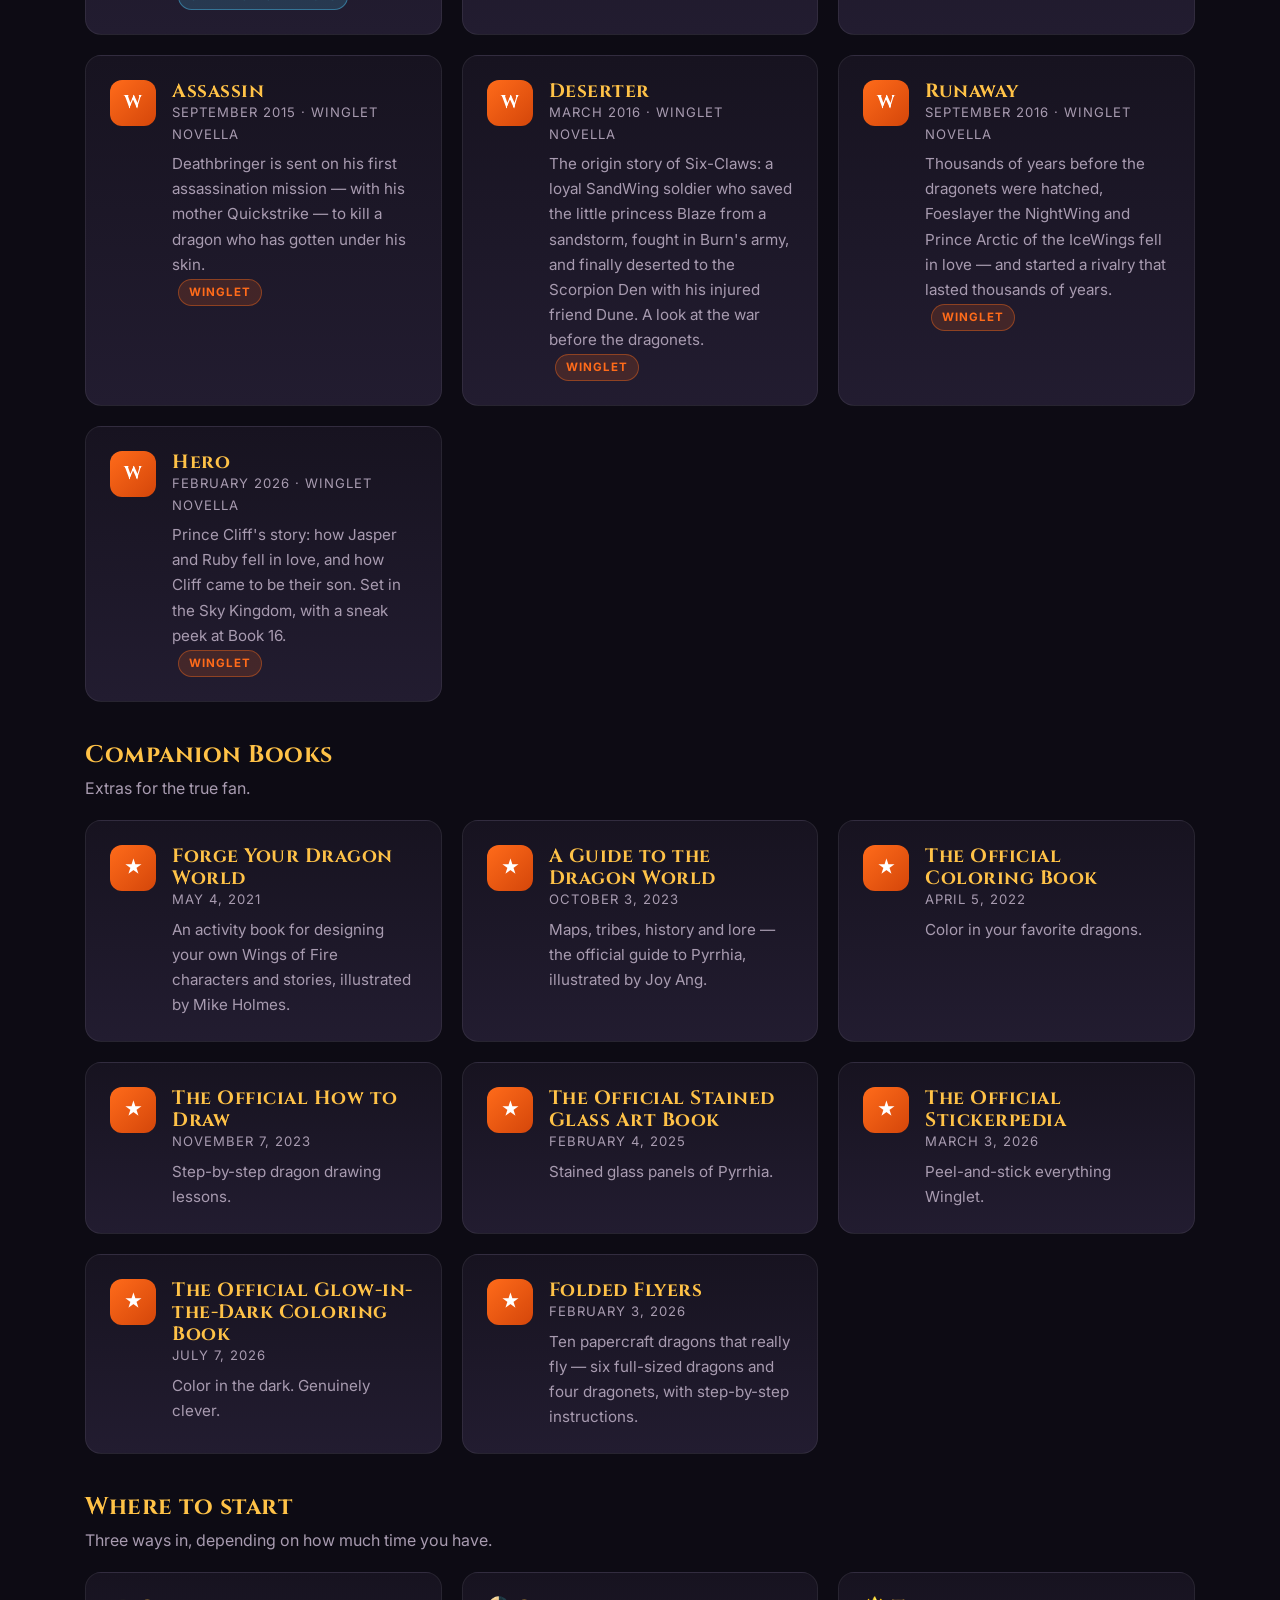
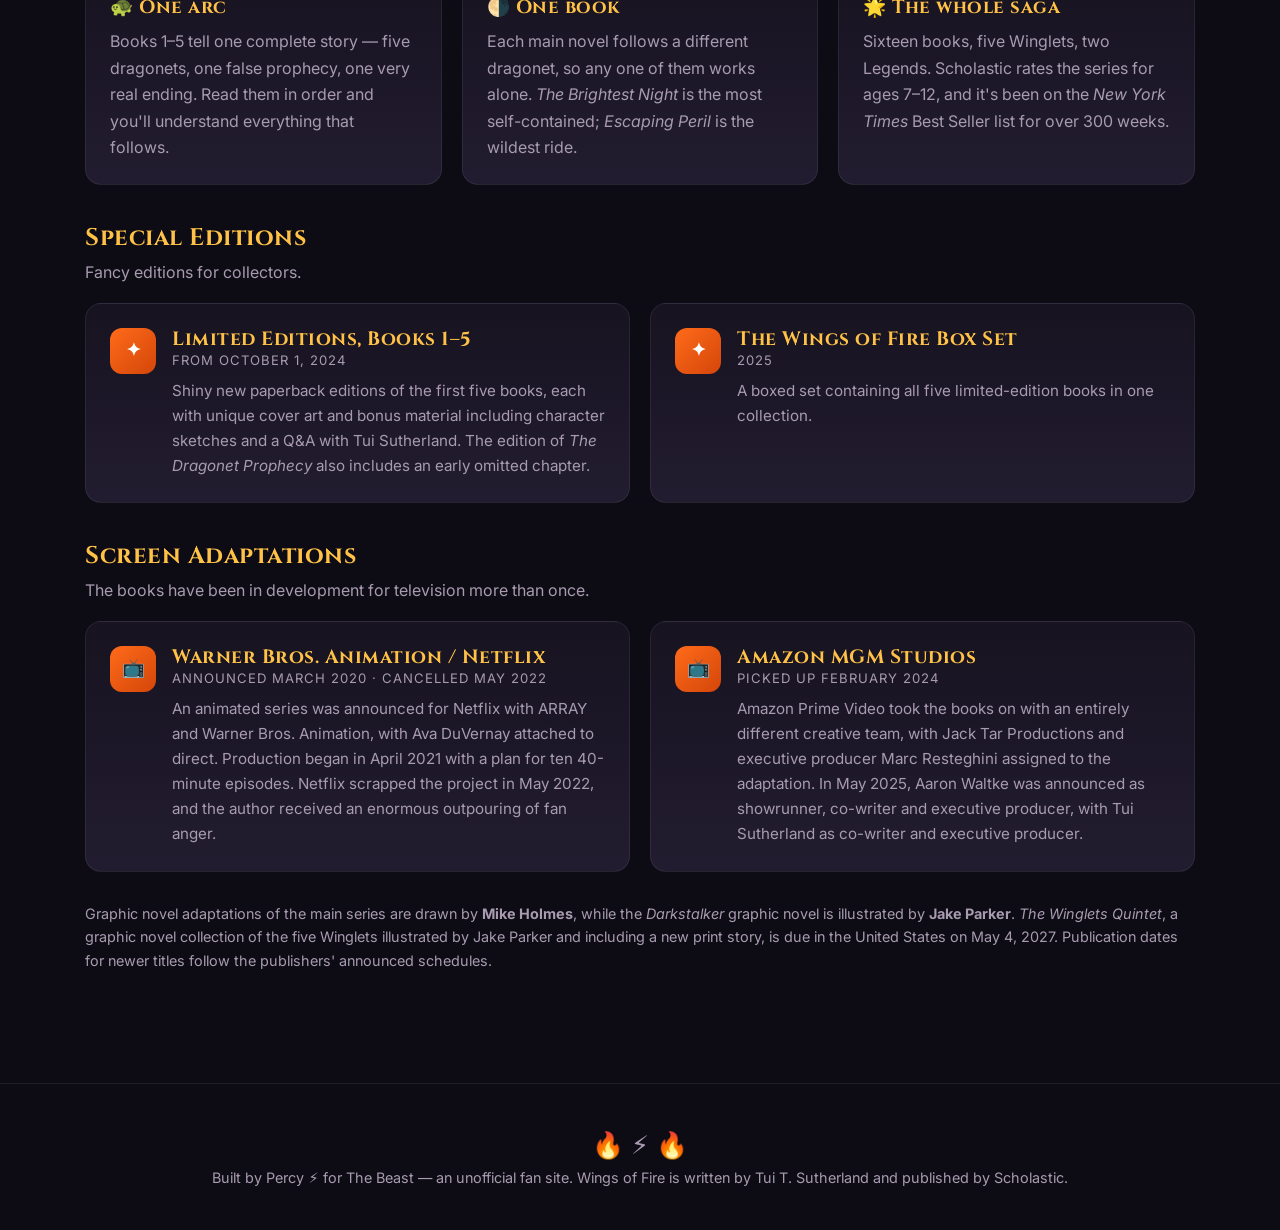
<file: books.html>
<!DOCTYPE html>
<html lang="en">
<head>
<meta charset="UTF-8">
<meta name="viewport" content="width=device-width, initial-scale=1.0">
<title>Books — Wings of Fire</title>
<link rel="preconnect" href="https://fonts.googleapis.com">
<link rel="preconnect" href="https://fonts.gstatic.com" crossorigin>
<link href="https://fonts.googleapis.com/css2?family=Cinzel:wght@600;700;800&family=Inter:wght@400;500;600;700&display=swap" rel="stylesheet">
<link rel="stylesheet" href="css/style.css?v=2">
</head>
<body>
<nav>
  <div class="nav-inner">
    <div class="logo">⚡ <span>Wings</span> of Fire</div>
    <div class="nav-links">
      <a href="index.html">Home</a>
      <a href="books.html" class="active">Books</a>
      <a href="dragons.html">Dragons</a>
      <a href="characters.html">Characters</a>
      <a href="history.html">History</a>
      <a href="sneak-peek.html">Sneak Peek</a>
      <a href="quiz.html">Quiz</a>
      <a href="tribe-quiz.html">Tribe Quiz</a>
      <a href="games.html">Games</a>
      <a href="about-me.html">About Me</a>
    </div>
  </div>
</nav>

<section style="padding-top:120px;">
  <div class="wrap">
    <h1 class="section-title">Every <span>Book</span></h1>
    <p class="section-sub">The full reading order — main series, Winglets, Legends and extras.</p>

    <div class="reveal">
      <h3 style="color:var(--gold); font-size:1.5rem; margin:30px 0 6px;">Arc 1 — The Dragonet Prophecy</h3>
      <p style="color:var(--muted); margin-bottom:18px;">Secret dragonets, a doomed prophecy, and the great SandWing war.</p>
      <div class="grid g2">
        <div class="card book-card"><div class="book-num">1</div><div><h3>The Dragonet Prophecy</h3><div class="meta">July 2012 · Clay</div><p>Five dragonets are raised in secret in the Combe, each told they are the chosen ones who will end the war. When their secret is blown, Pyrrhia's future is on the line.</p><span class="pill gn">Graphic Novel 2018</span></div></div>
        <div class="card book-card"><div class="book-num">2</div><div><h3>The Lost Heir</h3><div class="meta">January 2013 · Tsunami</div><p>Tsunami returns to the Kingdom of the Sea to claim the throne that was stolen from her as an egg. Her mother Queen Coral welcomes her with open wings — but an assassin has been killing off the queen's heirs for years.</p><span class="pill gn">Graphic Novel 2019</span></div></div>
        <div class="card book-card"><div class="book-num">3</div><div><h3>The Hidden Kingdom</h3><div class="meta">May 2013 · Glory</div><p>Glory and the dragonets take shelter in the rainforest — where RainWings nap all day and no one seems to be dangerous. But the missing dragons keep piling up, and the rain won't stop falling.</p><span class="pill gn">Graphic Novel 2019</span></div></div>
        <div class="card book-card"><div class="book-num">4</div><div><h3>The Dark Secret</h3><div class="meta">October 2013 · Starflight</div><p>Starflight finally meets his own tribe as a NightWing — and finds them kidnapping innocent RainWings and hiding the truth of the war. With no one to save him, he'll have to be brave on his own.</p><span class="pill gn">Graphic Novel 2020</span></div></div>
        <div class="card book-card"><div class="book-num">5</div><div><h3>The Brightest Night</h3><div class="meta">March 2014 · Sunny</div><p>Shattering news from Morrowseer shakes Sunny's faith in the prophecy. Buried secrets, deadly surprises and an unexpected side to scavengers decide the SandWing throne — and the future of the dragonets.</p><span class="pill gn">Graphic Novel 2021</span></div></div>
      </div>
    </div>

    <div class="reveal">
      <h3 style="color:var(--gold); font-size:1.5rem; margin:40px 0 6px;">Arc 2 — The Jade Mountain Prophecy</h3>
      <p style="color:var(--muted); margin-bottom:18px;">School, sabotage, and a very old dragon waking up.</p>
      <div class="grid g2">
        <div class="card book-card"><div class="book-num">6</div><div><h3>Moon Rising</h3><div class="meta">December 2014 · Moonwatcher</div><p>Peace has come to Pyrrhia, and the dragonets start Jade Mountain Academy — a school for dragons of every tribe. But Moonwatcher can read minds, see the future, and hear a voice nobody else can hear.</p><span class="pill gn">Graphic Novel 2022</span></div></div>
        <div class="card book-card"><div class="book-num">7</div><div><h3>Winter Turning</h3><div class="meta">June 2015 · Winter</div><p>Winter's sister Icicle has run away from Jade Mountain Academy, and IceWings are supposed to fix their own problems. With Moon, Qibli and Kinkajou at his side, Winter goes after her anyway.</p><span class="pill gn">Graphic Novel 2023</span></div></div>
        <div class="card book-card"><div class="book-num">8</div><div><h3>Escaping Peril</h3><div class="meta">December 2015 · Peril</div><p>Peril used to be Scarlet's arena champion, backed by a coat of the most dangerous firescales in Pyrrhia. Now she has a chance to save the Academy — if she can stop being the deadliest dragon she knows.</p><span class="pill gn">Graphic Novel 2024</span></div></div>
        <div class="card book-card"><div class="book-num">9</div><div><h3>Talons of Power</h3><div class="meta">December 2016 · Turtle</div><p>Turtle has animus powers he has hidden from everyone, and Darkstalker has returned. The dragons at the Academy think the ancient dragon has changed his ways. Turtle isn't so sure — and he's running out of time.</p><span class="pill gn">Graphic Novel 2025</span></div></div>
        <div class="card book-card"><div class="book-num">10</div><div><h3>Darkness of Dragons</h3><div class="meta">July 2017 · Qibli</div><p>Qibli knows Darkstalker must be stopped, and he knows he could do it — if only he had animus magic. With a few borrowed objects and a lot of clever thinking, he tries to be the hero Pyrrhia needs.</p><span class="pill gn">Graphic Novel Dec 2026</span></div></div>
      </div>
    </div>

    <div class="reveal">
      <h3 style="color:var(--gold); font-size:1.5rem; margin:40px 0 6px;">Arc 3 — The Lost Continent Prophecy</h3>
      <p style="color:var(--muted); margin-bottom:18px;">Pantala, silk, and a queen who controls minds.</p>
      <div class="grid g2">
        <div class="card book-card"><div class="book-num">11</div><div><h3>The Lost Continent</h3><div class="meta">June 2018 · Blue</div><p>Blue the SilkWing is content — until his half-sister Luna's wings start to grow, and Pantala turns out to be anything but peaceful. The first book of the third arc introduces Blue, Cricket and Sundew — and the heroes of the Lost Continent Prophecy.</p></div></div>
        <div class="card book-card"><div class="book-num">12</div><div><h3>The Hive Queen</h3><div class="meta">December 2018 · Cricket</div><p>Cricket has always had questions — why are trees forbidden, why do her parents hate her, and why is she immune to Queen Wasp's Othermind? Hiding from the queen with Blue, Swordtail and Sundew, she decides to find out.</p></div></div>
        <div class="card book-card"><div class="book-num">13</div><div><h3>The Poison Jungle</h3><div class="meta">July 2019 · Sundew</div><p>Sundew has spent her whole life wanting to destroy the HiveWings — the tribe that tried to wipe out the LeafWings and ripped every tree from Pantala. Now she must unearth the jungle's oldest secret — the breath of evil itself.</p></div></div>
        <div class="card book-card"><div class="book-num">14</div><div><h3>The Dangerous Gift</h3><div class="meta">March 2021 · Snowfall</div><p>Snowfall never expected to be queen of the IceWings so young. Her plan is simple: keep her tribe safe inside its borders and keep everyone else out — until a storm of unknown dragons flies in from the ocean.</p></div></div>
        <div class="card book-card"><div class="book-num">15</div><div><h3>The Flames of Hope</h3><div class="meta">April 2022 · Luna</div><p>All of dragon — and humankind — is in mortal danger, and Luna is flying home to Pantala with a rescue team. Saving a continent takes more than fiery silk, so she has to uncover a long-buried secret first.</p></div></div>
      </div>
    </div>

    <div class="reveal">
      <h3 style="color:var(--gold); font-size:1.5rem; margin:40px 0 6px;">Arc 4 — The Forgotten Isles Prophecy</h3>
      <p style="color:var(--muted); margin-bottom:18px;">The newest arc, just getting started.</p>
      <div class="grid g2">
        <div class="card book-card"><div class="book-num">16</div><div><h3>The Hybrid Prince</h3><div class="meta">March 2026 · Umber</div><p>Umber was never supposed to be a hero — he's the cheerful little brother of the prophesied Clay. Then his sister Sora causes a tragedy at Jade Mountain, and the two are thrown into the strange new world of the Dungeon Isle, where a hybrid dragon named Mulberry saves them from a kraken attack.</p></div></div>
      </div>
    </div>

    <div class="reveal">
      <h3 style="color:var(--gold); font-size:1.5rem; margin:40px 0 6px;">Legends &amp; Winglets</h3>
      <p style="color:var(--muted); margin-bottom:18px;">Standalone books and novellas told from other points of view.</p>
      <div class="grid g2">
        <div class="card book-card"><div class="book-num">L</div><div><h3>Darkstalker</h3><div class="meta">June 2016 · Full-length Legend</div><p>The whole story of the most dangerous dragon in Pyrrhia, from his miserable childhood to his spell-casting reign of terror. The perspective rotates between Darkstalker, the NightWing Clearsight, and Fathom of the SeaWings.</p><span class="pill leg">Legend</span><span class="pill gn">Graphic Novel 2025</span></div></div>
        <div class="card book-card"><div class="book-num">L</div><div><h3>Dragonslayer</h3><div class="meta">March 2020 · Full-length Legend</div><p>Three humans tell the story of the dragon-hunting era: Wren, who has befriended a SkyWing called Sky; her brother Leaf; and Ivy, the daughter of the Dragonslayer Heath.</p><span class="pill leg">Legend</span></div></div>
        <div class="card book-card"><div class="book-num">W</div><div><h3>Prisoners</h3><div class="meta">March 2015 · Winglet novella</div><p>Fierceteeth, a NightWing who knows she could have been a dragonet of destiny, is captured with Strongwings and thrown into the SandWing prison. Told in alternating letters and scrolls between her and the SandWing guard Saguaro.</p><span class="pill wl">Winglet</span></div></div>
        <div class="card book-card"><div class="book-num">W</div><div><h3>Assassin</h3><div class="meta">September 2015 · Winglet novella</div><p>Deathbringer is sent on his first assassination mission — with his mother Quickstrike — to kill a dragon who has gotten under his skin.</p><span class="pill wl">Winglet</span></div></div>
        <div class="card book-card"><div class="book-num">W</div><div><h3>Deserter</h3><div class="meta">March 2016 · Winglet novella</div><p>The origin story of Six-Claws: a loyal SandWing soldier who saved the little princess Blaze from a sandstorm, fought in Burn's army, and finally deserted to the Scorpion Den with his injured friend Dune. A look at the war before the dragonets.</p><span class="pill wl">Winglet</span></div></div>
        <div class="card book-card"><div class="book-num">W</div><div><h3>Runaway</h3><div class="meta">September 2016 · Winglet novella</div><p>Thousands of years before the dragonets were hatched, Foeslayer the NightWing and Prince Arctic of the IceWings fell in love — and started a rivalry that lasted thousands of years.</p><span class="pill wl">Winglet</span></div></div>
        <div class="card book-card"><div class="book-num">W</div><div><h3>Hero</h3><div class="meta">February 2026 · Winglet novella</div><p>Prince Cliff's story: how Jasper and Ruby fell in love, and how Cliff came to be their son. Set in the Sky Kingdom, with a sneak peek at Book 16.</p><span class="pill wl">Winglet</span></div></div>
      </div>
    </div>

    <div class="reveal">
      <h3 style="color:var(--gold); font-size:1.5rem; margin:40px 0 6px;">Companion Books</h3>
      <p style="color:var(--muted); margin-bottom:18px;">Extras for the true fan.</p>
      <div class="grid g2">
        <div class="card book-card"><div class="book-num">★</div><div><h3>Forge Your Dragon World</h3><div class="meta">May 4, 2021</div><p>An activity book for designing your own Wings of Fire characters and stories, illustrated by Mike Holmes.</p></div></div>
        <div class="card book-card"><div class="book-num">★</div><div><h3>A Guide to the Dragon World</h3><div class="meta">October 3, 2023</div><p>Maps, tribes, history and lore — the official guide to Pyrrhia, illustrated by Joy Ang.</p></div></div>
        <div class="card book-card"><div class="book-num">★</div><div><h3>The Official Coloring Book</h3><div class="meta">April 5, 2022</div><p>Color in your favorite dragons.</p></div></div>
        <div class="card book-card"><div class="book-num">★</div><div><h3>The Official How to Draw</h3><div class="meta">November 7, 2023</div><p>Step-by-step dragon drawing lessons.</p></div></div>
        <div class="card book-card"><div class="book-num">★</div><div><h3>The Official Stained Glass Art Book</h3><div class="meta">February 4, 2025</div><p>Stained glass panels of Pyrrhia.</p></div></div>
        <div class="card book-card"><div class="book-num">★</div><div><h3>The Official Stickerpedia</h3><div class="meta">March 3, 2026</div><p>Peel-and-stick everything Winglet.</p></div></div>
        <div class="card book-card"><div class="book-num">★</div><div><h3>The Official Glow-in-the-Dark Coloring Book</h3><div class="meta">July 7, 2026</div><p>Color in the dark. Genuinely clever.</p></div></div>
        <div class="card book-card"><div class="book-num">★</div><div><h3>Folded Flyers</h3><div class="meta">February 3, 2026</div><p>Ten papercraft dragons that really fly — six full-sized dragons and four dragonets, with step-by-step instructions.</p></div></div>
      </div>
    </div>

    <div class="reveal">
      <h3 style="color:var(--gold); font-size:1.5rem; margin:40px 0 6px;">Where to start</h3>
      <p style="color:var(--muted); margin-bottom:18px;">Three ways in, depending on how much time you have.</p>
      <div class="grid g3">
        <div class="card">
          <h3 style="color:var(--gold)">🐢 One arc</h3>
          <p style="color:var(--muted); margin-top:10px;">Books 1–5 tell one complete story — five dragonets, one false prophecy, one very real ending. Read them in order and you'll understand everything that follows.</p>
        </div>
        <div class="card">
          <h3 style="color:var(--gold)">🌗 One book</h3>
          <p style="color:var(--muted); margin-top:10px;">Each main novel follows a different dragonet, so any one of them works alone. <em>The Brightest Night</em> is the most self-contained; <em>Escaping Peril</em> is the wildest ride.</p>
        </div>
        <div class="card">
          <h3 style="color:var(--gold)">🌟 The whole saga</h3>
          <p style="color:var(--muted); margin-top:10px;">Sixteen books, five Winglets, two Legends. Scholastic rates the series for ages 7–12, and it's been on the <em>New York Times</em> Best Seller list for over 300 weeks.</p>
        </div>
      </div>
    </div>

    <div class="reveal">
      <h3 style="color:var(--gold); font-size:1.5rem; margin:40px 0 6px;">Special Editions</h3>
      <p style="color:var(--muted); margin-bottom:18px;">Fancy editions for collectors.</p>
      <div class="grid g2">
        <div class="card book-card"><div class="book-num">✦</div><div><h3>Limited Editions, Books 1–5</h3><div class="meta">From October 1, 2024</div><p>Shiny new paperback editions of the first five books, each with unique cover art and bonus material including character sketches and a Q&amp;A with Tui Sutherland. The edition of <em>The Dragonet Prophecy</em> also includes an early omitted chapter.</p></div></div>
        <div class="card book-card"><div class="book-num">✦</div><div><h3>The Wings of Fire Box Set</h3><div class="meta">2025</div><p>A boxed set containing all five limited-edition books in one collection.</p></div></div>
      </div>
    </div>

    <div class="reveal">
      <h3 style="color:var(--gold); font-size:1.5rem; margin:40px 0 6px;">Screen Adaptations</h3>
      <p style="color:var(--muted); margin-bottom:18px;">The books have been in development for television more than once.</p>
      <div class="grid g2">
        <div class="card book-card"><div class="book-num">📺</div><div><h3>Warner Bros. Animation / Netflix</h3><div class="meta">Announced March 2020 · Cancelled May 2022</div><p>An animated series was announced for Netflix with ARRAY and Warner Bros. Animation, with Ava DuVernay attached to direct. Production began in April 2021 with a plan for ten 40-minute episodes. Netflix scrapped the project in May 2022, and the author received an enormous outpouring of fan anger.</p></div></div>
        <div class="card book-card"><div class="book-num">📺</div><div><h3>Amazon MGM Studios</h3><div class="meta">Picked up February 2024</div><p>Amazon Prime Video took the books on with an entirely different creative team, with Jack Tar Productions and executive producer Marc Resteghini assigned to the adaptation. In May 2025, Aaron Waltke was announced as showrunner, co-writer and executive producer, with Tui Sutherland as co-writer and executive producer.</p></div></div>
      </div>
    </div>

    <p style="color:var(--muted); font-size:0.9rem; margin-top:30px;">Graphic novel adaptations of the main series are drawn by <strong>Mike Holmes</strong>, while the <em>Darkstalker</em> graphic novel is illustrated by <strong>Jake Parker</strong>. <em>The Winglets Quintet</em>, a graphic novel collection of the five Winglets illustrated by Jake Parker and including a new print story, is due in the United States on May 4, 2027. Publication dates for newer titles follow the publishers' announced schedules.</p>

  </div>
</section>

<footer>
  <div class="flame">🔥 ⚡ 🔥</div>
  <p>Built by Percy ⚡ for The Beast — an unofficial fan site. Wings of Fire is written by Tui T. Sutherland and published by Scholastic.</p>
</footer>
<script src="js/main.js?v=2"></script>
</body>
</html>
</file>
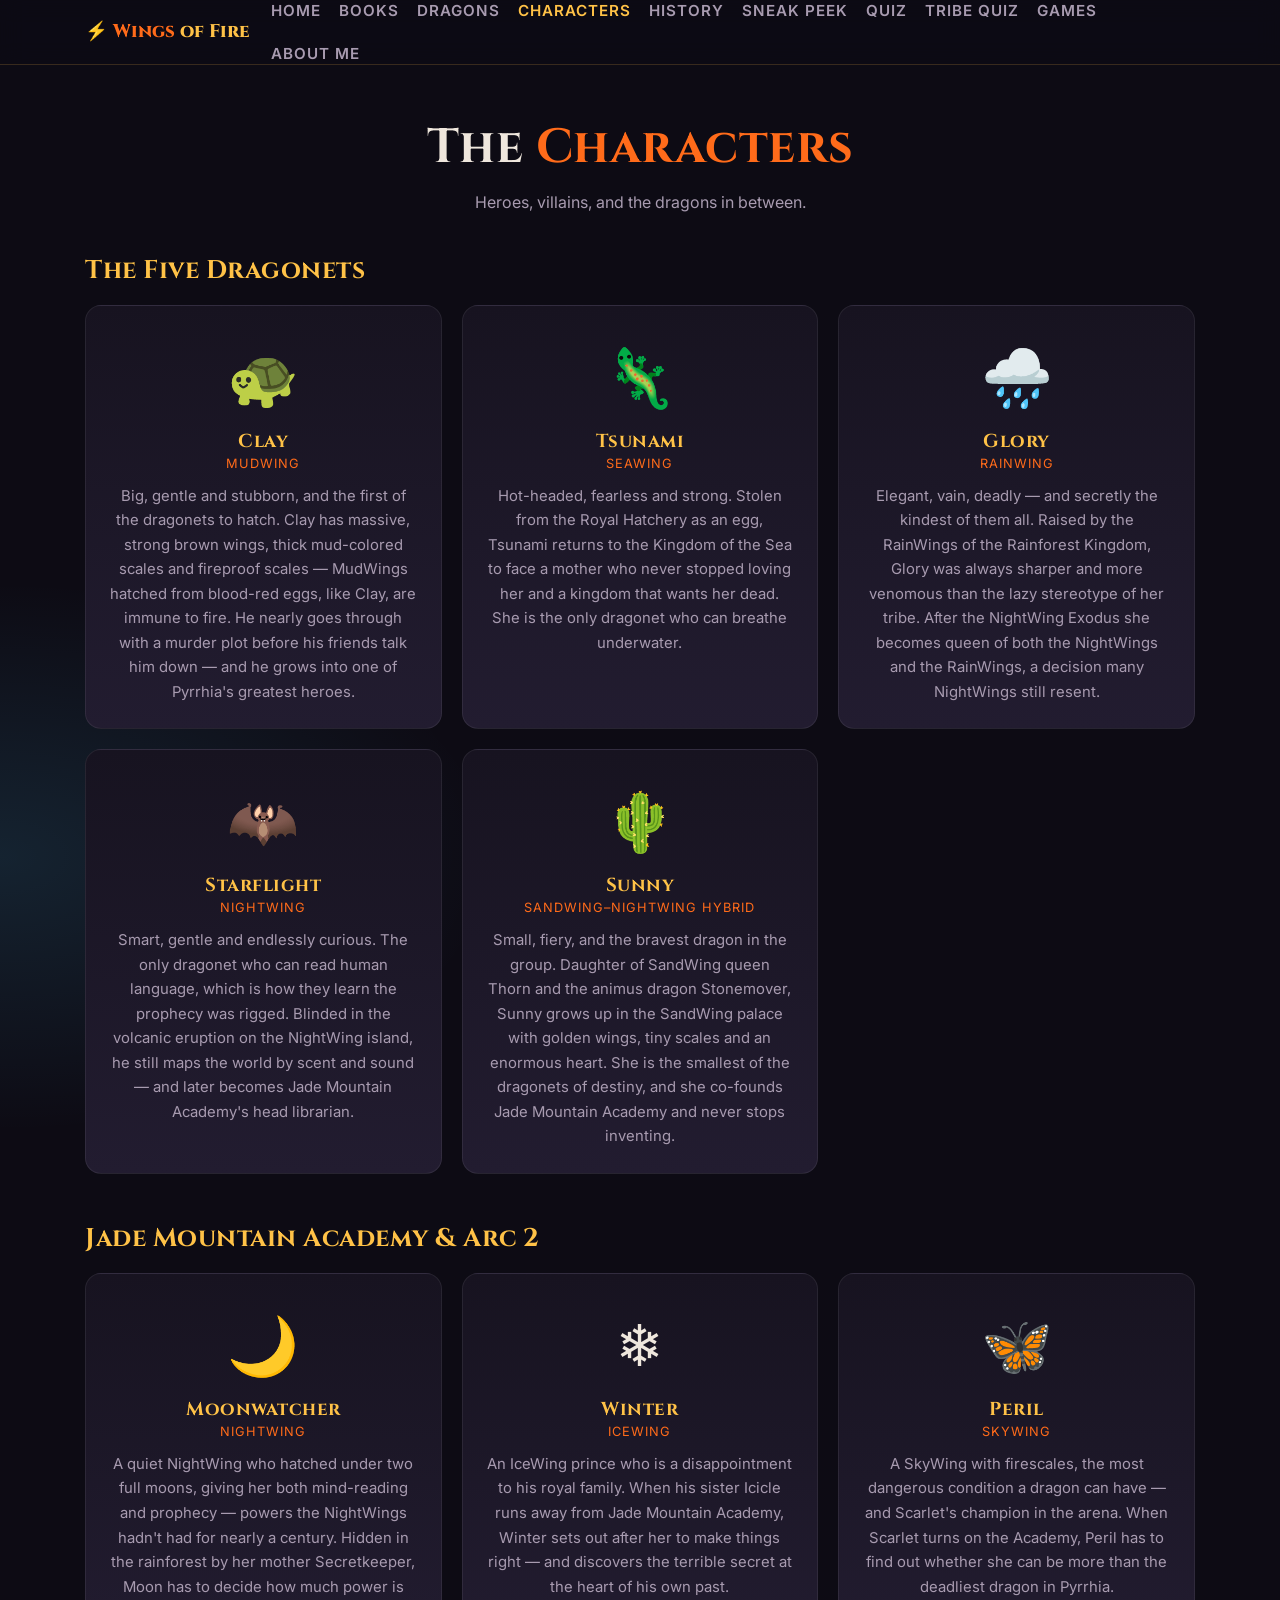
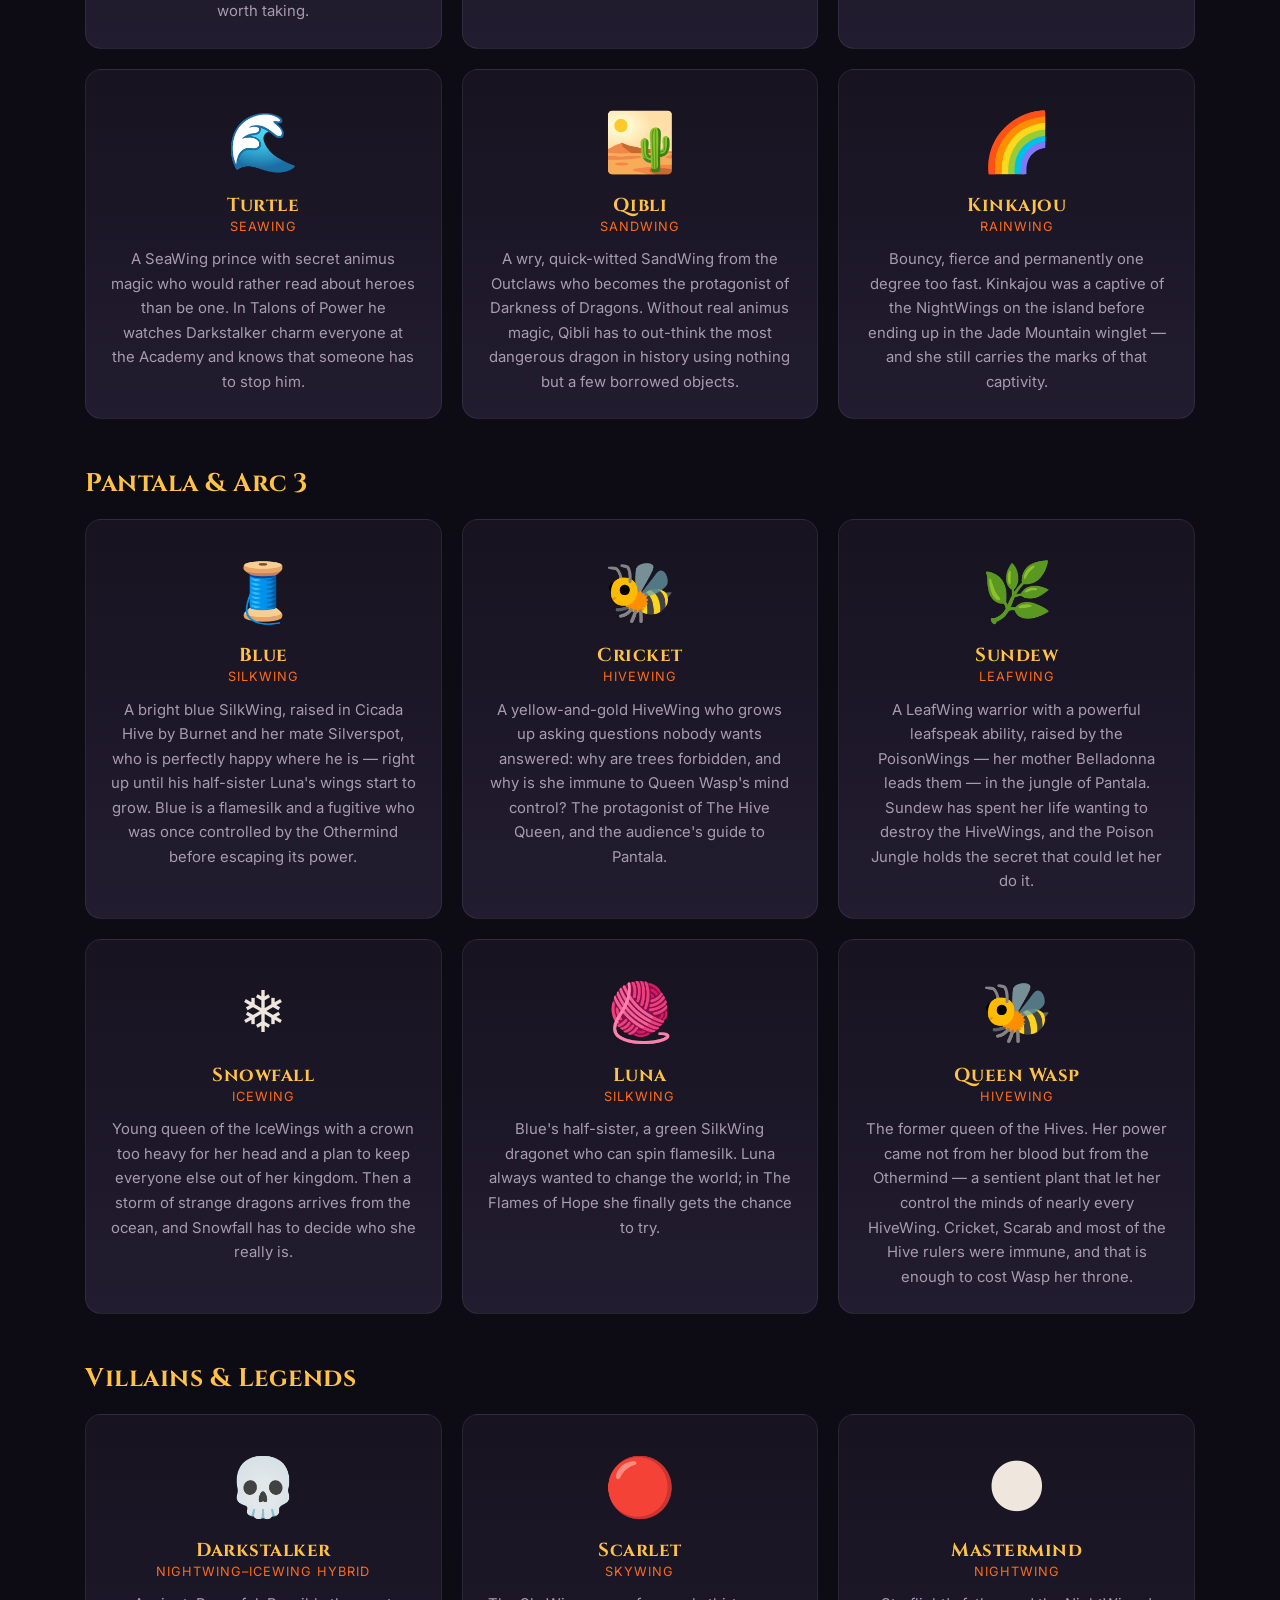
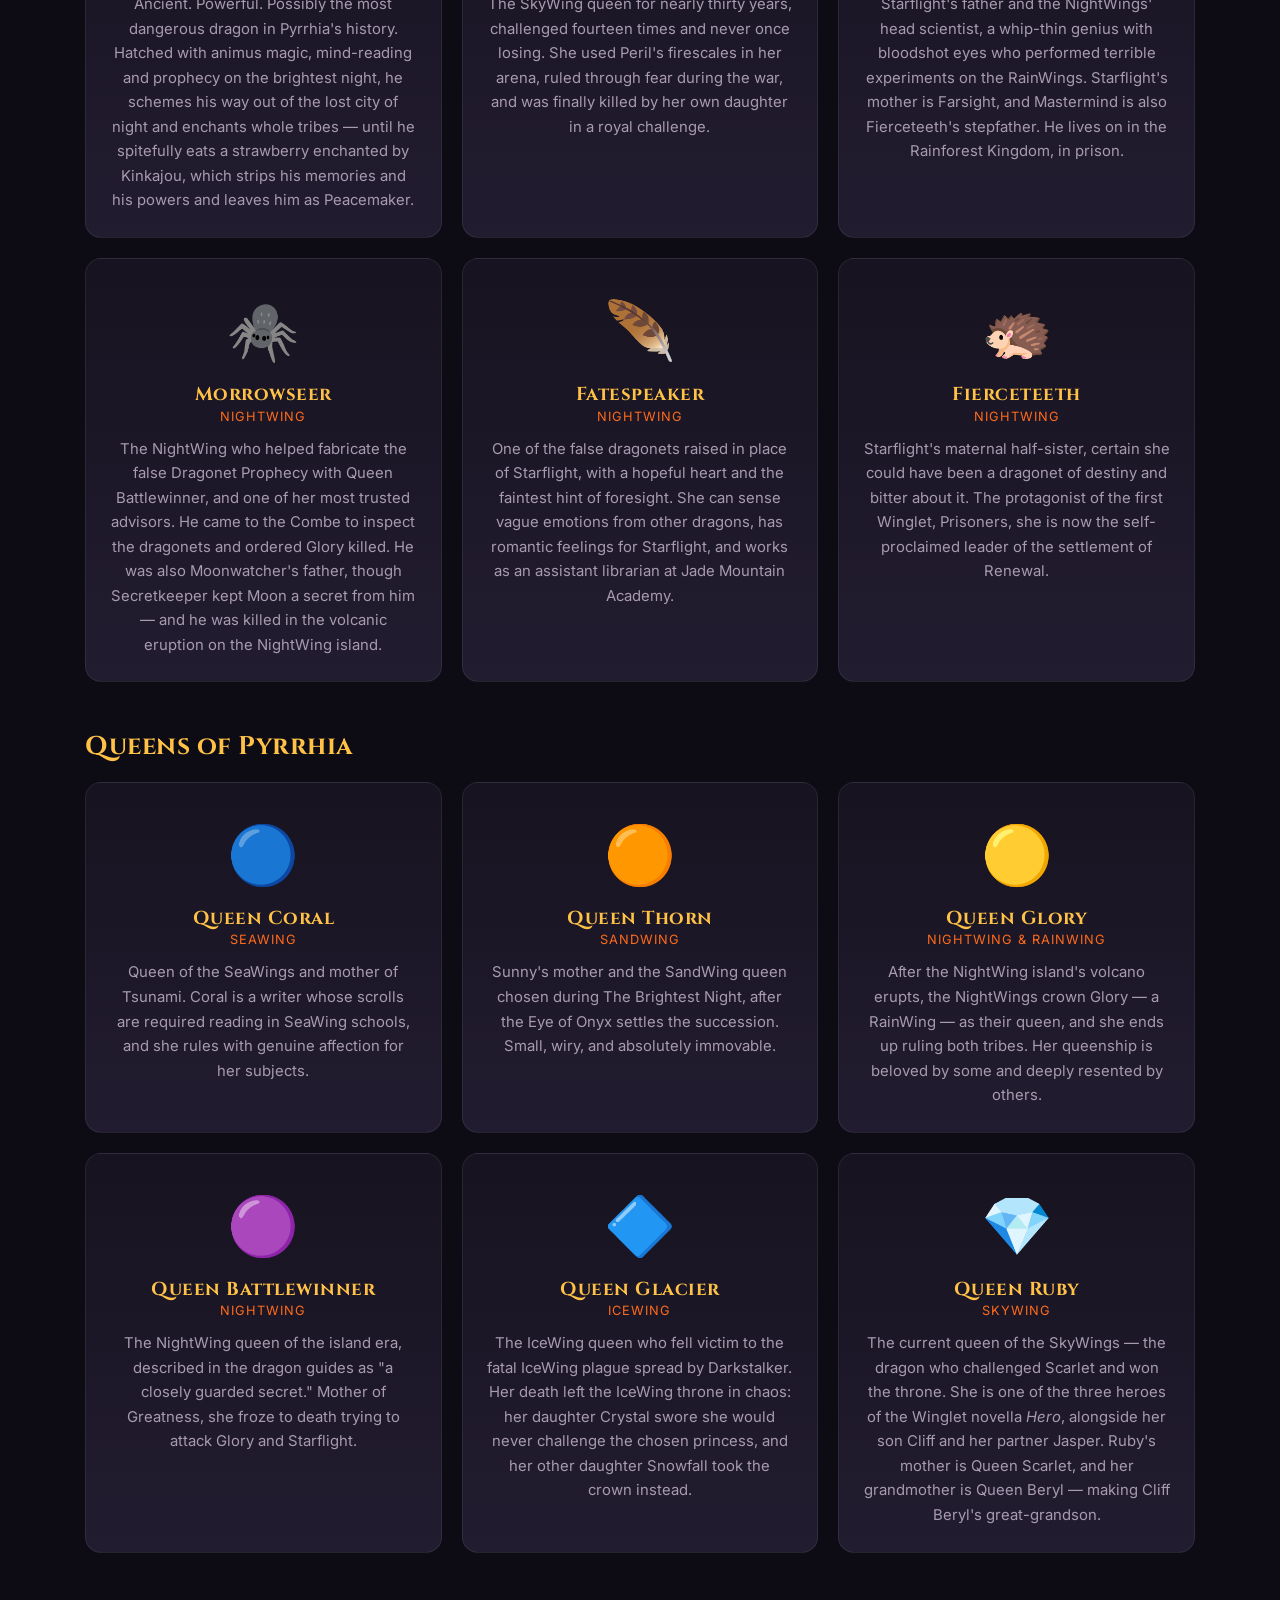
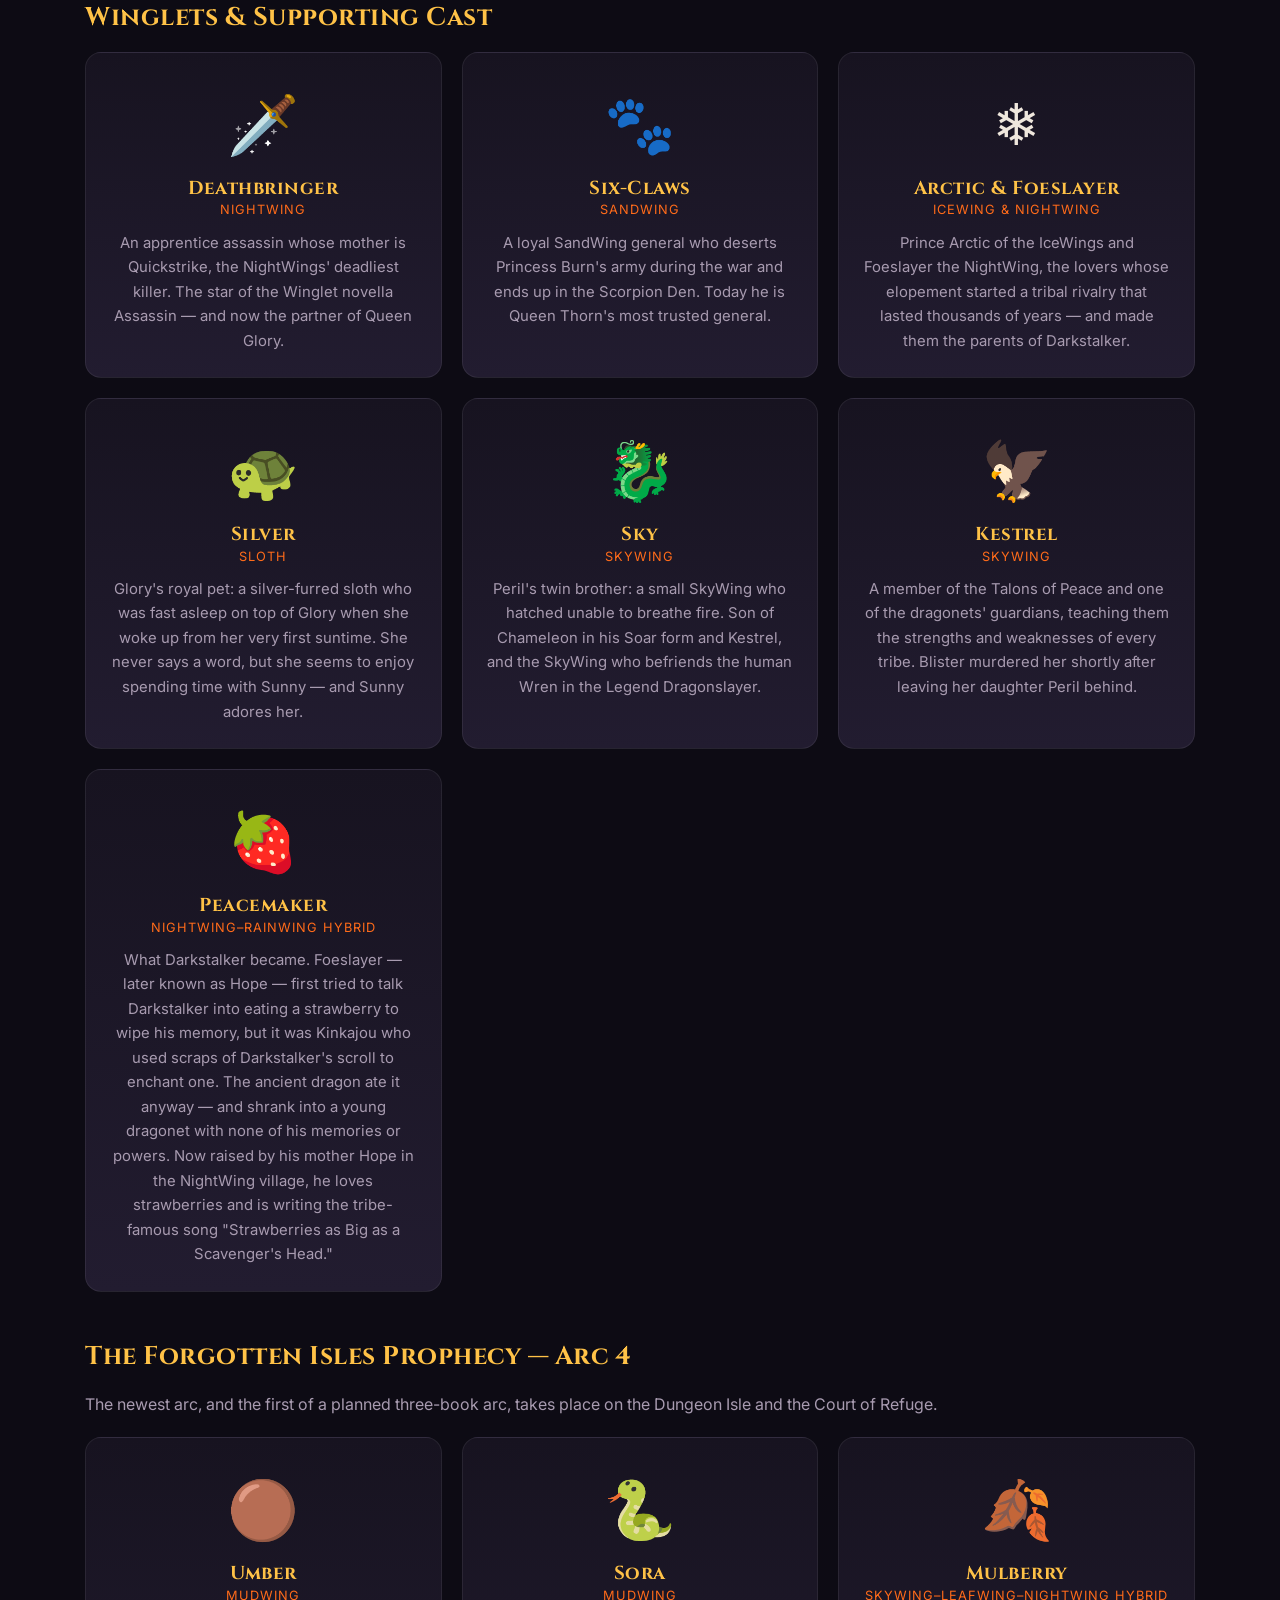
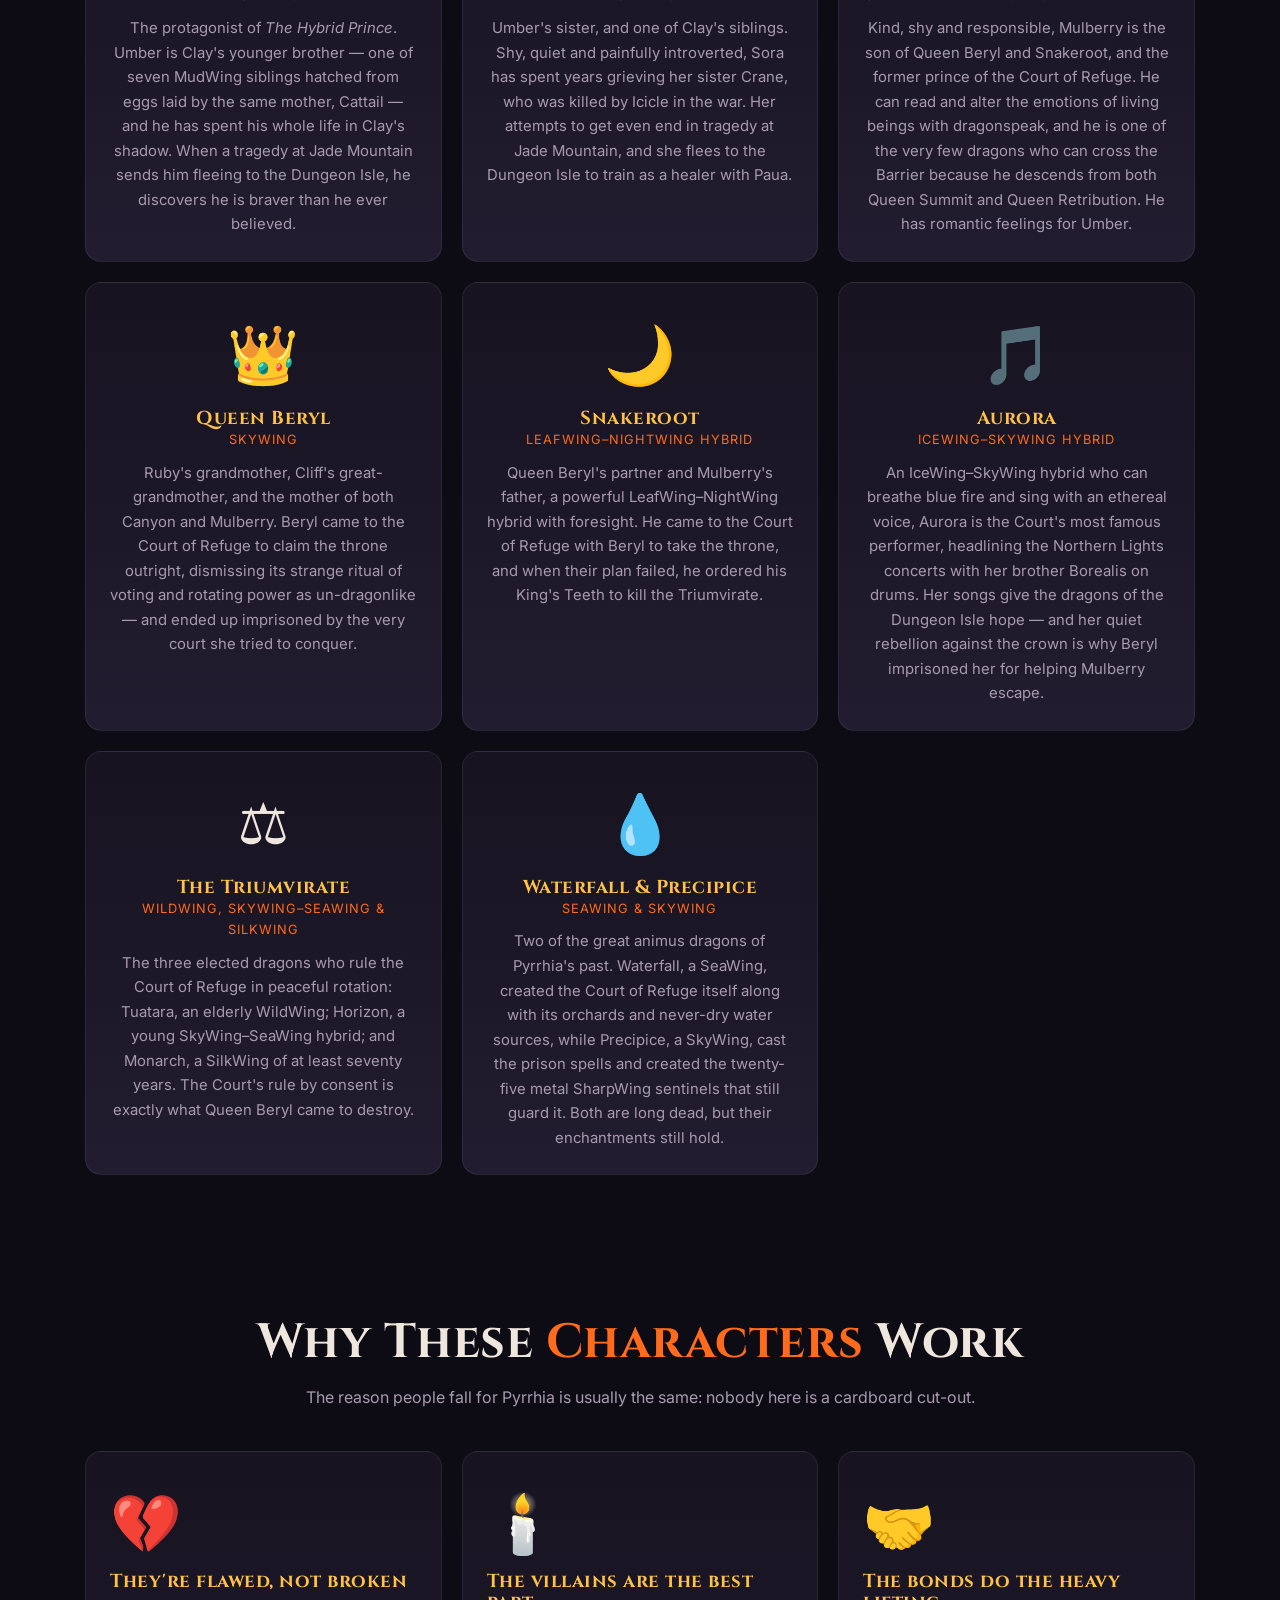
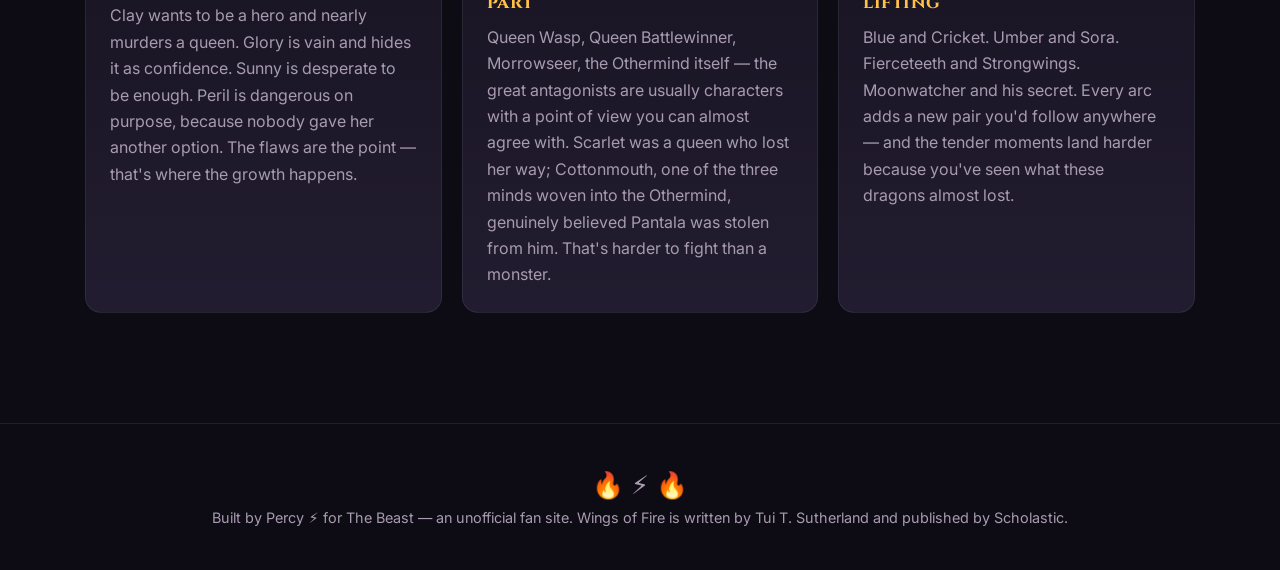
<file: characters.html>
<!DOCTYPE html>
<html lang="en">
<head>
<meta charset="UTF-8">
<meta name="viewport" content="width=device-width, initial-scale=1.0">
<title>Characters — Wings of Fire</title>
<link rel="preconnect" href="https://fonts.googleapis.com">
<link rel="preconnect" href="https://fonts.gstatic.com" crossorigin>
<link href="https://fonts.googleapis.com/css2?family=Cinzel:wght@600;700;800&family=Inter:wght@400;500;600;700&display=swap" rel="stylesheet">
<link rel="stylesheet" href="css/style.css?v=2">
</head>
<body>
<nav>
  <div class="nav-inner">
    <div class="logo">⚡ <span>Wings</span> of Fire</div>
    <div class="nav-links">
      <a href="index.html">Home</a>
      <a href="books.html">Books</a>
      <a href="dragons.html">Dragons</a>
      <a href="characters.html" class="active">Characters</a>
      <a href="history.html">History</a>
      <a href="sneak-peek.html">Sneak Peek</a>
      <a href="quiz.html">Quiz</a>
      <a href="tribe-quiz.html">Tribe Quiz</a>
      <a href="games.html">Games</a>
      <a href="about-me.html">About Me</a>
    </div>
  </div>
</nav>

<section style="padding-top:120px;">
  <div class="wrap">
    <h1 class="section-title">The <span>Characters</span></h1>
    <p class="section-sub">Heroes, villains, and the dragons in between.</p>

    <h2 style="color:var(--gold); font-size:1.6rem; margin:30px 0 20px;" class="reveal">The Five Dragonets</h2>
    <div class="grid g3">
      <div class="card char-card reveal"><div class="char-emoji">🐢</div><h3>Clay</h3><div class="tribe">MudWing</div><p>Big, gentle and stubborn, and the first of the dragonets to hatch. Clay has massive, strong brown wings, thick mud-colored scales and fireproof scales — MudWings hatched from blood-red eggs, like Clay, are immune to fire. He nearly goes through with a murder plot before his friends talk him down — and he grows into one of Pyrrhia's greatest heroes.</p></div>
      <div class="card char-card reveal"><div class="char-emoji">🦎</div><h3>Tsunami</h3><div class="tribe">SeaWing</div><p>Hot-headed, fearless and strong. Stolen from the Royal Hatchery as an egg, Tsunami returns to the Kingdom of the Sea to face a mother who never stopped loving her and a kingdom that wants her dead. She is the only dragonet who can breathe underwater.</p></div>
      <div class="card char-card reveal"><div class="char-emoji">🌧️</div><h3>Glory</h3><div class="tribe">RainWing</div><p>Elegant, vain, deadly — and secretly the kindest of them all. Raised by the RainWings of the Rainforest Kingdom, Glory was always sharper and more venomous than the lazy stereotype of her tribe. After the NightWing Exodus she becomes queen of both the NightWings and the RainWings, a decision many NightWings still resent.</p></div>
      <div class="card char-card reveal"><div class="char-emoji">🦇</div><h3>Starflight</h3><div class="tribe">NightWing</div><p>Smart, gentle and endlessly curious. The only dragonet who can read human language, which is how they learn the prophecy was rigged. Blinded in the volcanic eruption on the NightWing island, he still maps the world by scent and sound — and later becomes Jade Mountain Academy's head librarian.</p></div>
      <div class="card char-card reveal"><div class="char-emoji">🌵</div><h3>Sunny</h3><div class="tribe">SandWing–NightWing hybrid</div><p>Small, fiery, and the bravest dragon in the group. Daughter of SandWing queen Thorn and the animus dragon Stonemover, Sunny grows up in the SandWing palace with golden wings, tiny scales and an enormous heart. She is the smallest of the dragonets of destiny, and she co-founds Jade Mountain Academy and never stops inventing.</p></div>
    </div>

    <h2 style="color:var(--gold); font-size:1.6rem; margin:50px 0 20px;" class="reveal">Jade Mountain Academy &amp; Arc 2</h2>
    <div class="grid g3">
      <div class="card char-card reveal"><div class="char-emoji">🌙</div><h3>Moonwatcher</h3><div class="tribe">NightWing</div><p>A quiet NightWing who hatched under two full moons, giving her both mind-reading and prophecy — powers the NightWings hadn't had for nearly a century. Hidden in the rainforest by her mother Secretkeeper, Moon has to decide how much power is worth taking.</p></div>
      <div class="card char-card reveal"><div class="char-emoji">❄️</div><h3>Winter</h3><div class="tribe">IceWing</div><p>An IceWing prince who is a disappointment to his royal family. When his sister Icicle runs away from Jade Mountain Academy, Winter sets out after her to make things right — and discovers the terrible secret at the heart of his own past.</p></div>
      <div class="card char-card reveal"><div class="char-emoji">🦋</div><h3>Peril</h3><div class="tribe">SkyWing</div><p>A SkyWing with firescales, the most dangerous condition a dragon can have — and Scarlet's champion in the arena. When Scarlet turns on the Academy, Peril has to find out whether she can be more than the deadliest dragon in Pyrrhia.</p></div>
      <div class="card char-card reveal"><div class="char-emoji">🌊</div><h3>Turtle</h3><div class="tribe">SeaWing</div><p>A SeaWing prince with secret animus magic who would rather read about heroes than be one. In Talons of Power he watches Darkstalker charm everyone at the Academy and knows that someone has to stop him.</p></div>
      <div class="card char-card reveal"><div class="char-emoji">🏜️</div><h3>Qibli</h3><div class="tribe">SandWing</div><p>A wry, quick-witted SandWing from the Outclaws who becomes the protagonist of Darkness of Dragons. Without real animus magic, Qibli has to out-think the most dangerous dragon in history using nothing but a few borrowed objects.</p></div>
      <div class="card char-card reveal"><div class="char-emoji">🌈</div><h3>Kinkajou</h3><div class="tribe">RainWing</div><p>Bouncy, fierce and permanently one degree too fast. Kinkajou was a captive of the NightWings on the island before ending up in the Jade Mountain winglet — and she still carries the marks of that captivity.</p></div>
    </div>

    <h2 style="color:var(--gold); font-size:1.6rem; margin:50px 0 20px;" class="reveal">Pantala &amp; Arc 3</h2>
    <div class="grid g3">
      <div class="card char-card reveal"><div class="char-emoji">🧵</div><h3>Blue</h3><div class="tribe">SilkWing</div><p>A bright blue SilkWing, raised in Cicada Hive by Burnet and her mate Silverspot, who is perfectly happy where he is — right up until his half-sister Luna's wings start to grow. Blue is a flamesilk and a fugitive who was once controlled by the Othermind before escaping its power.</p></div>
      <div class="card char-card reveal"><div class="char-emoji">🐝</div><h3>Cricket</h3><div class="tribe">HiveWing</div><p>A yellow-and-gold HiveWing who grows up asking questions nobody wants answered: why are trees forbidden, and why is she immune to Queen Wasp's mind control? The protagonist of The Hive Queen, and the audience's guide to Pantala.</p></div>
      <div class="card char-card reveal"><div class="char-emoji">🌿</div><h3>Sundew</h3><div class="tribe">LeafWing</div><p>A LeafWing warrior with a powerful leafspeak ability, raised by the PoisonWings — her mother Belladonna leads them — in the jungle of Pantala. Sundew has spent her life wanting to destroy the HiveWings, and the Poison Jungle holds the secret that could let her do it.</p></div>
      <div class="card char-card reveal"><div class="char-emoji">❄️</div><h3>Snowfall</h3><div class="tribe">IceWing</div><p>Young queen of the IceWings with a crown too heavy for her head and a plan to keep everyone else out of her kingdom. Then a storm of strange dragons arrives from the ocean, and Snowfall has to decide who she really is.</p></div>
      <div class="card char-card reveal"><div class="char-emoji">🧶</div><h3>Luna</h3><div class="tribe">SilkWing</div><p>Blue's half-sister, a green SilkWing dragonet who can spin flamesilk. Luna always wanted to change the world; in The Flames of Hope she finally gets the chance to try.</p></div>
      <div class="card char-card reveal"><div class="char-emoji">🐝</div><h3>Queen Wasp</h3><div class="tribe">HiveWing</div><p>The former queen of the Hives. Her power came not from her blood but from the Othermind — a sentient plant that let her control the minds of nearly every HiveWing. Cricket, Scarab and most of the Hive rulers were immune, and that is enough to cost Wasp her throne.</p></div>
    </div>

    <h2 style="color:var(--gold); font-size:1.6rem; margin:50px 0 20px;" class="reveal">Villains &amp; Legends</h2>
    <div class="grid g3">
      <div class="card char-card reveal"><div class="char-emoji">💀</div><h3>Darkstalker</h3><div class="tribe">NightWing–IceWing hybrid</div><p>Ancient. Powerful. Possibly the most dangerous dragon in Pyrrhia's history. Hatched with animus magic, mind-reading and prophecy on the brightest night, he schemes his way out of the lost city of night and enchants whole tribes — until he spitefully eats a strawberry enchanted by Kinkajou, which strips his memories and his powers and leaves him as Peacemaker.</p></div>
      <div class="card char-card reveal"><div class="char-emoji">🔴</div><h3>Scarlet</h3><div class="tribe">SkyWing</div><p>The SkyWing queen for nearly thirty years, challenged fourteen times and never once losing. She used Peril's firescales in her arena, ruled through fear during the war, and was finally killed by her own daughter in a royal challenge.</p></div>
      <div class="card char-card reveal"><div class="char-emoji">🌑</div><h3>Mastermind</h3><div class="tribe">NightWing</div><p>Starflight's father and the NightWings' head scientist, a whip-thin genius with bloodshot eyes who performed terrible experiments on the RainWings. Starflight's mother is Farsight, and Mastermind is also Fierceteeth's stepfather. He lives on in the Rainforest Kingdom, in prison.</p></div>
      <div class="card char-card reveal"><div class="char-emoji">🕷️</div><h3>Morrowseer</h3><div class="tribe">NightWing</div><p>The NightWing who helped fabricate the false Dragonet Prophecy with Queen Battlewinner, and one of her most trusted advisors. He came to the Combe to inspect the dragonets and ordered Glory killed. He was also Moonwatcher's father, though Secretkeeper kept Moon a secret from him — and he was killed in the volcanic eruption on the NightWing island.</p></div>
      <div class="card char-card reveal"><div class="char-emoji">🪶</div><h3>Fatespeaker</h3><div class="tribe">NightWing</div><p>One of the false dragonets raised in place of Starflight, with a hopeful heart and the faintest hint of foresight. She can sense vague emotions from other dragons, has romantic feelings for Starflight, and works as an assistant librarian at Jade Mountain Academy.</p></div>
      <div class="card char-card reveal"><div class="char-emoji">🦔</div><h3>Fierceteeth</h3><div class="tribe">NightWing</div><p>Starflight's maternal half-sister, certain she could have been a dragonet of destiny and bitter about it. The protagonist of the first Winglet, Prisoners, she is now the self-proclaimed leader of the settlement of Renewal.</p></div>
    </div>

    <h2 style="color:var(--gold); font-size:1.6rem; margin:50px 0 20px;" class="reveal">Queens of Pyrrhia</h2>
    <div class="grid g3">
      <div class="card char-card reveal"><div class="char-emoji">🔵</div><h3>Queen Coral</h3><div class="tribe">SeaWing</div><p>Queen of the SeaWings and mother of Tsunami. Coral is a writer whose scrolls are required reading in SeaWing schools, and she rules with genuine affection for her subjects.</p></div>
      <div class="card char-card reveal"><div class="char-emoji">🟠</div><h3>Queen Thorn</h3><div class="tribe">SandWing</div><p>Sunny's mother and the SandWing queen chosen during The Brightest Night, after the Eye of Onyx settles the succession. Small, wiry, and absolutely immovable.</p></div>
      <div class="card char-card reveal"><div class="char-emoji">🟡</div><h3>Queen Glory</h3><div class="tribe">NightWing &amp; RainWing</div><p>After the NightWing island's volcano erupts, the NightWings crown Glory — a RainWing — as their queen, and she ends up ruling both tribes. Her queenship is beloved by some and deeply resented by others.</p></div>
      <div class="card char-card reveal"><div class="char-emoji">🟣</div><h3>Queen Battlewinner</h3><div class="tribe">NightWing</div><p>The NightWing queen of the island era, described in the dragon guides as "a closely guarded secret." Mother of Greatness, she froze to death trying to attack Glory and Starflight.</p></div>
      <div class="card char-card reveal"><div class="char-emoji">🔷</div><h3>Queen Glacier</h3><div class="tribe">IceWing</div><p>The IceWing queen who fell victim to the fatal IceWing plague spread by Darkstalker. Her death left the IceWing throne in chaos: her daughter Crystal swore she would never challenge the chosen princess, and her other daughter Snowfall took the crown instead.</p></div>
      <div class="card char-card reveal"><div class="char-emoji">💎</div><h3>Queen Ruby</h3><div class="tribe">SkyWing</div><p>The current queen of the SkyWings — the dragon who challenged Scarlet and won the throne. She is one of the three heroes of the Winglet novella <em>Hero</em>, alongside her son Cliff and her partner Jasper. Ruby's mother is Queen Scarlet, and her grandmother is Queen Beryl — making Cliff Beryl's great-grandson.</p></div>
    </div>

    <h2 style="color:var(--gold); font-size:1.6rem; margin:50px 0 20px;" class="reveal">Winglets &amp; Supporting Cast</h2>
    <div class="grid g3">
      <div class="card char-card reveal"><div class="char-emoji">🗡️</div><h3>Deathbringer</h3><div class="tribe">NightWing</div><p>An apprentice assassin whose mother is Quickstrike, the NightWings' deadliest killer. The star of the Winglet novella Assassin — and now the partner of Queen Glory.</p></div>
      <div class="card char-card reveal"><div class="char-emoji">🐾</div><h3>Six-Claws</h3><div class="tribe">SandWing</div><p>A loyal SandWing general who deserts Princess Burn's army during the war and ends up in the Scorpion Den. Today he is Queen Thorn's most trusted general.</p></div>
      <div class="card char-card reveal"><div class="char-emoji">❄️</div><h3>Arctic &amp; Foeslayer</h3><div class="tribe">IceWing &amp; NightWing</div><p>Prince Arctic of the IceWings and Foeslayer the NightWing, the lovers whose elopement started a tribal rivalry that lasted thousands of years — and made them the parents of Darkstalker.</p></div>
      <div class="card char-card reveal"><div class="char-emoji">🐢</div><h3>Silver</h3><div class="tribe">Sloth</div><p>Glory's royal pet: a silver-furred sloth who was fast asleep on top of Glory when she woke up from her very first suntime. She never says a word, but she seems to enjoy spending time with Sunny — and Sunny adores her.</p></div>
      <div class="card char-card reveal"><div class="char-emoji">🐉</div><h3>Sky</h3><div class="tribe">SkyWing</div><p>Peril's twin brother: a small SkyWing who hatched unable to breathe fire. Son of Chameleon in his Soar form and Kestrel, and the SkyWing who befriends the human Wren in the Legend Dragonslayer.</p></div>
      <div class="card char-card reveal"><div class="char-emoji">🦅</div><h3>Kestrel</h3><div class="tribe">SkyWing</div><p>A member of the Talons of Peace and one of the dragonets' guardians, teaching them the strengths and weaknesses of every tribe. Blister murdered her shortly after leaving her daughter Peril behind.</p></div>
      <div class="card char-card reveal"><div class="char-emoji">🍓</div><h3>Peacemaker</h3><div class="tribe">NightWing–RainWing hybrid</div><p>What Darkstalker became. Foeslayer — later known as Hope — first tried to talk Darkstalker into eating a strawberry to wipe his memory, but it was Kinkajou who used scraps of Darkstalker's scroll to enchant one. The ancient dragon ate it anyway — and shrank into a young dragonet with none of his memories or powers. Now raised by his mother Hope in the NightWing village, he loves strawberries and is writing the tribe-famous song "Strawberries as Big as a Scavenger's Head."</p></div>
    </div>

    <h2 style="color:var(--gold); font-size:1.6rem; margin:50px 0 20px;" class="reveal">The Forgotten Isles Prophecy — Arc 4</h2>
    <p style="color:var(--muted); margin-bottom:20px;" class="reveal">The newest arc, and the first of a planned three-book arc, takes place on the Dungeon Isle and the Court of Refuge.</p>
    <div class="grid g2">
      <div class="card char-card reveal"><div class="char-emoji">🟤</div><h3>Umber</h3><div class="tribe">MudWing</div><p>The protagonist of <em>The Hybrid Prince</em>. Umber is Clay's younger brother — one of seven MudWing siblings hatched from eggs laid by the same mother, Cattail — and he has spent his whole life in Clay's shadow. When a tragedy at Jade Mountain sends him fleeing to the Dungeon Isle, he discovers he is braver than he ever believed.</p></div>
      <div class="card char-card reveal"><div class="char-emoji">🐍</div><h3>Sora</h3><div class="tribe">MudWing</div><p>Umber's sister, and one of Clay's siblings. Shy, quiet and painfully introverted, Sora has spent years grieving her sister Crane, who was killed by Icicle in the war. Her attempts to get even end in tragedy at Jade Mountain, and she flees to the Dungeon Isle to train as a healer with Paua.</p></div>
      <div class="card char-card reveal"><div class="char-emoji">🍂</div><h3>Mulberry</h3><div class="tribe">SkyWing–LeafWing–NightWing hybrid</div><p>Kind, shy and responsible, Mulberry is the son of Queen Beryl and Snakeroot, and the former prince of the Court of Refuge. He can read and alter the emotions of living beings with dragonspeak, and he is one of the very few dragons who can cross the Barrier because he descends from both Queen Summit and Queen Retribution. He has romantic feelings for Umber.</p></div>
      <div class="card char-card reveal"><div class="char-emoji">👑</div><h3>Queen Beryl</h3><div class="tribe">SkyWing</div><p>Ruby's grandmother, Cliff's great-grandmother, and the mother of both Canyon and Mulberry. Beryl came to the Court of Refuge to claim the throne outright, dismissing its strange ritual of voting and rotating power as un-dragonlike — and ended up imprisoned by the very court she tried to conquer.</p></div>
      <div class="card char-card reveal"><div class="char-emoji">🌙</div><h3>Snakeroot</h3><div class="tribe">LeafWing–NightWing hybrid</div><p>Queen Beryl's partner and Mulberry's father, a powerful LeafWing–NightWing hybrid with foresight. He came to the Court of Refuge with Beryl to take the throne, and when their plan failed, he ordered his King's Teeth to kill the Triumvirate.</p></div>
      <div class="card char-card reveal"><div class="char-emoji">🎵</div><h3>Aurora</h3><div class="tribe">IceWing–SkyWing hybrid</div><p>An IceWing–SkyWing hybrid who can breathe blue fire and sing with an ethereal voice, Aurora is the Court's most famous performer, headlining the Northern Lights concerts with her brother Borealis on drums. Her songs give the dragons of the Dungeon Isle hope — and her quiet rebellion against the crown is why Beryl imprisoned her for helping Mulberry escape.</p></div>
      <div class="card char-card reveal"><div class="char-emoji">⚖️</div><h3>The Triumvirate</h3><div class="tribe">WildWing, SkyWing–SeaWing &amp; SilkWing</div><p>The three elected dragons who rule the Court of Refuge in peaceful rotation: Tuatara, an elderly WildWing; Horizon, a young SkyWing–SeaWing hybrid; and Monarch, a SilkWing of at least seventy years. The Court's rule by consent is exactly what Queen Beryl came to destroy.</p></div>
      <div class="card char-card reveal"><div class="char-emoji">💧</div><h3>Waterfall &amp; Precipice</h3><div class="tribe">SeaWing &amp; SkyWing</div><p>Two of the great animus dragons of Pyrrhia's past. Waterfall, a SeaWing, created the Court of Refuge itself along with its orchards and never-dry water sources, while Precipice, a SkyWing, cast the prison spells and created the twenty-five metal SharpWing sentinels that still guard it. Both are long dead, but their enchantments still hold.</p></div>
    </div>
  </div>
</section>

<section>
  <div class="wrap">
    <h2 class="section-title reveal">Why These <span>Characters</span> Work</h2>
    <p class="section-sub reveal">The reason people fall for Pyrrhia is usually the same: nobody here is a cardboard cut-out.</p>
    <div class="grid g3">
      <div class="card reveal">
        <div class="char-emoji">💔</div>
        <h3 style="color:var(--gold)">They're flawed, not broken</h3>
        <p style="color:var(--muted); margin-top:10px;">Clay wants to be a hero and nearly murders a queen. Glory is vain and hides it as confidence. Sunny is desperate to be enough. Peril is dangerous on purpose, because nobody gave her another option. The flaws are the point — that's where the growth happens.</p>
      </div>
      <div class="card reveal">
        <div class="char-emoji">🕯️</div>
        <h3 style="color:var(--gold)">The villains are the best part</h3>
        <p style="color:var(--muted); margin-top:10px;">Queen Wasp, Queen Battlewinner, Morrowseer, the Othermind itself — the great antagonists are usually characters with a point of view you can almost agree with. Scarlet was a queen who lost her way; Cottonmouth, one of the three minds woven into the Othermind, genuinely believed Pantala was stolen from him. That's harder to fight than a monster.</p>
      </div>
      <div class="card reveal">
        <div class="char-emoji">🤝</div>
        <h3 style="color:var(--gold)">The bonds do the heavy lifting</h3>
        <p style="color:var(--muted); margin-top:10px;">Blue and Cricket. Umber and Sora. Fierceteeth and Strongwings. Moonwatcher and his secret. Every arc adds a new pair you'd follow anywhere — and the tender moments land harder because you've seen what these dragons almost lost.</p>
      </div>
    </div>
  </div>
</section>

<footer>
  <div class="flame">🔥 ⚡ 🔥</div>
  <p>Built by Percy ⚡ for The Beast — an unofficial fan site. Wings of Fire is written by Tui T. Sutherland and published by Scholastic.</p>
</footer>
<script src="js/main.js?v=2"></script>
</body>
</html>
</file>
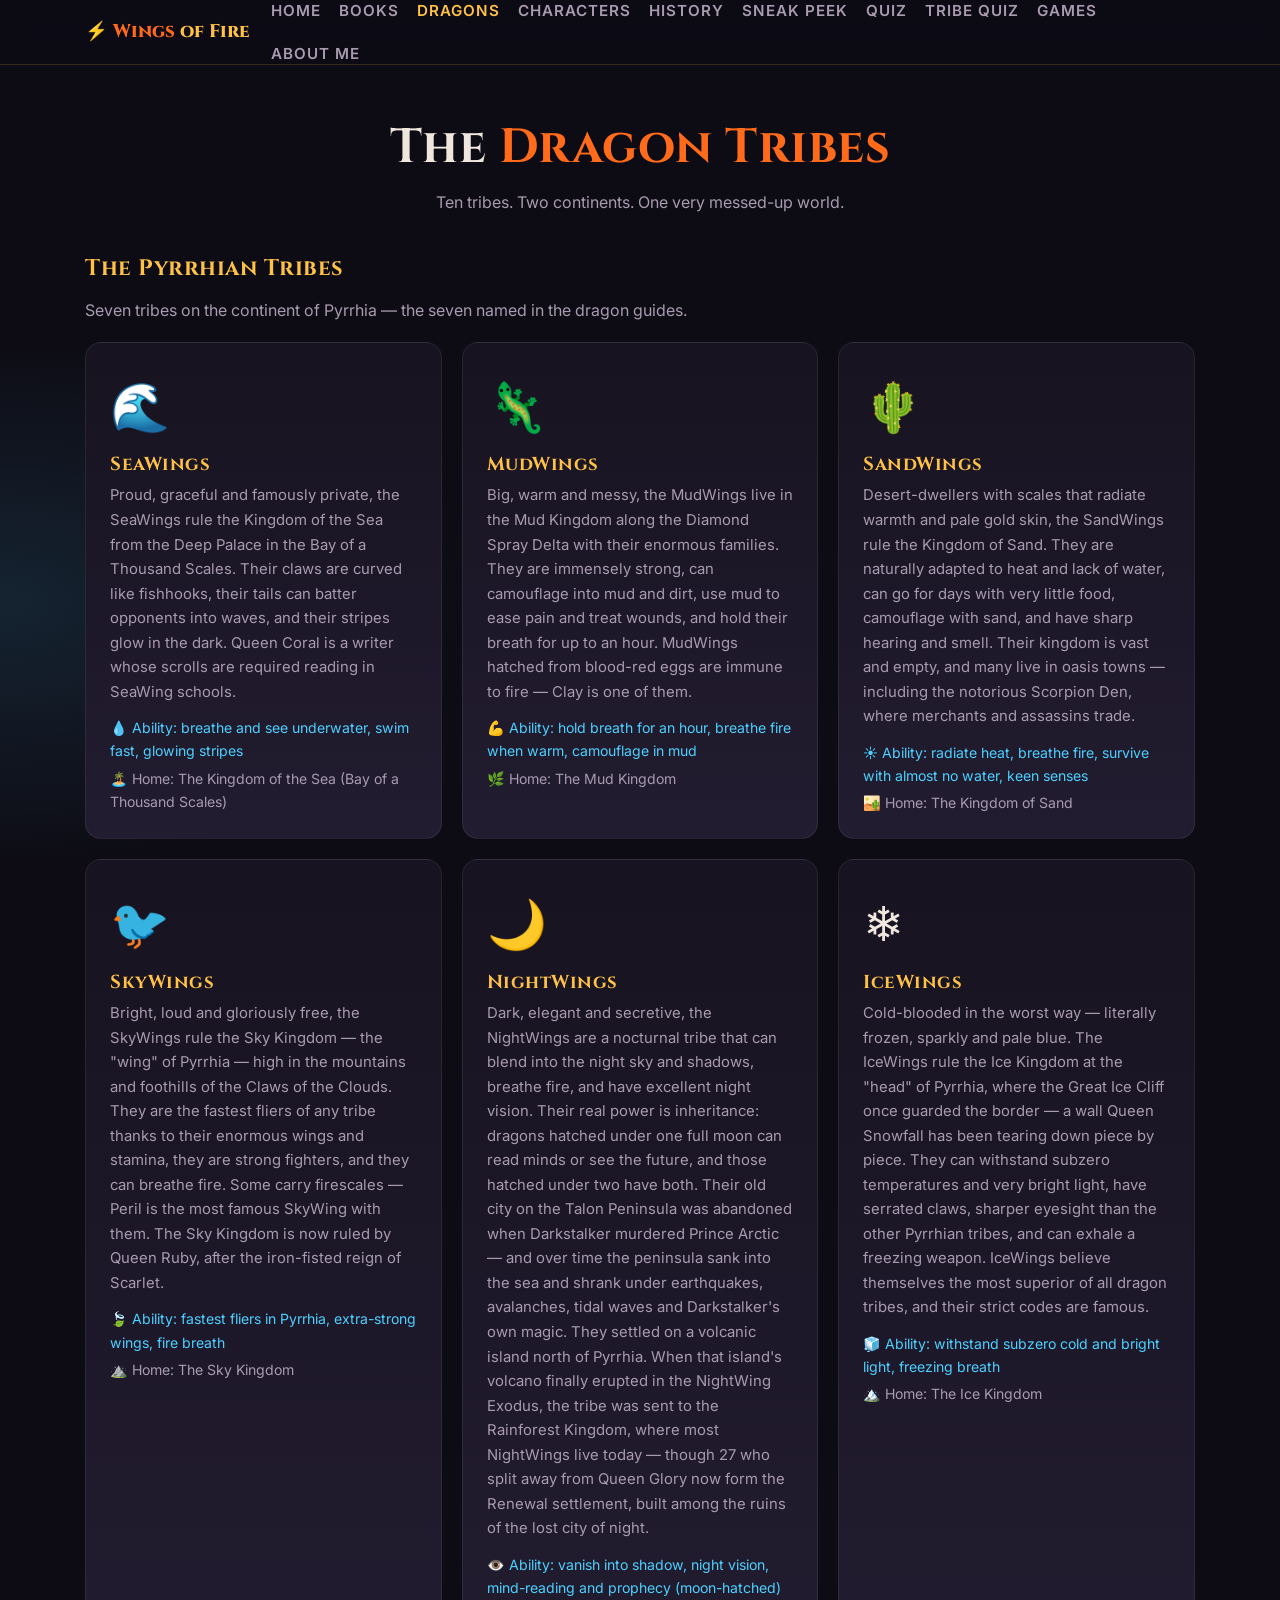
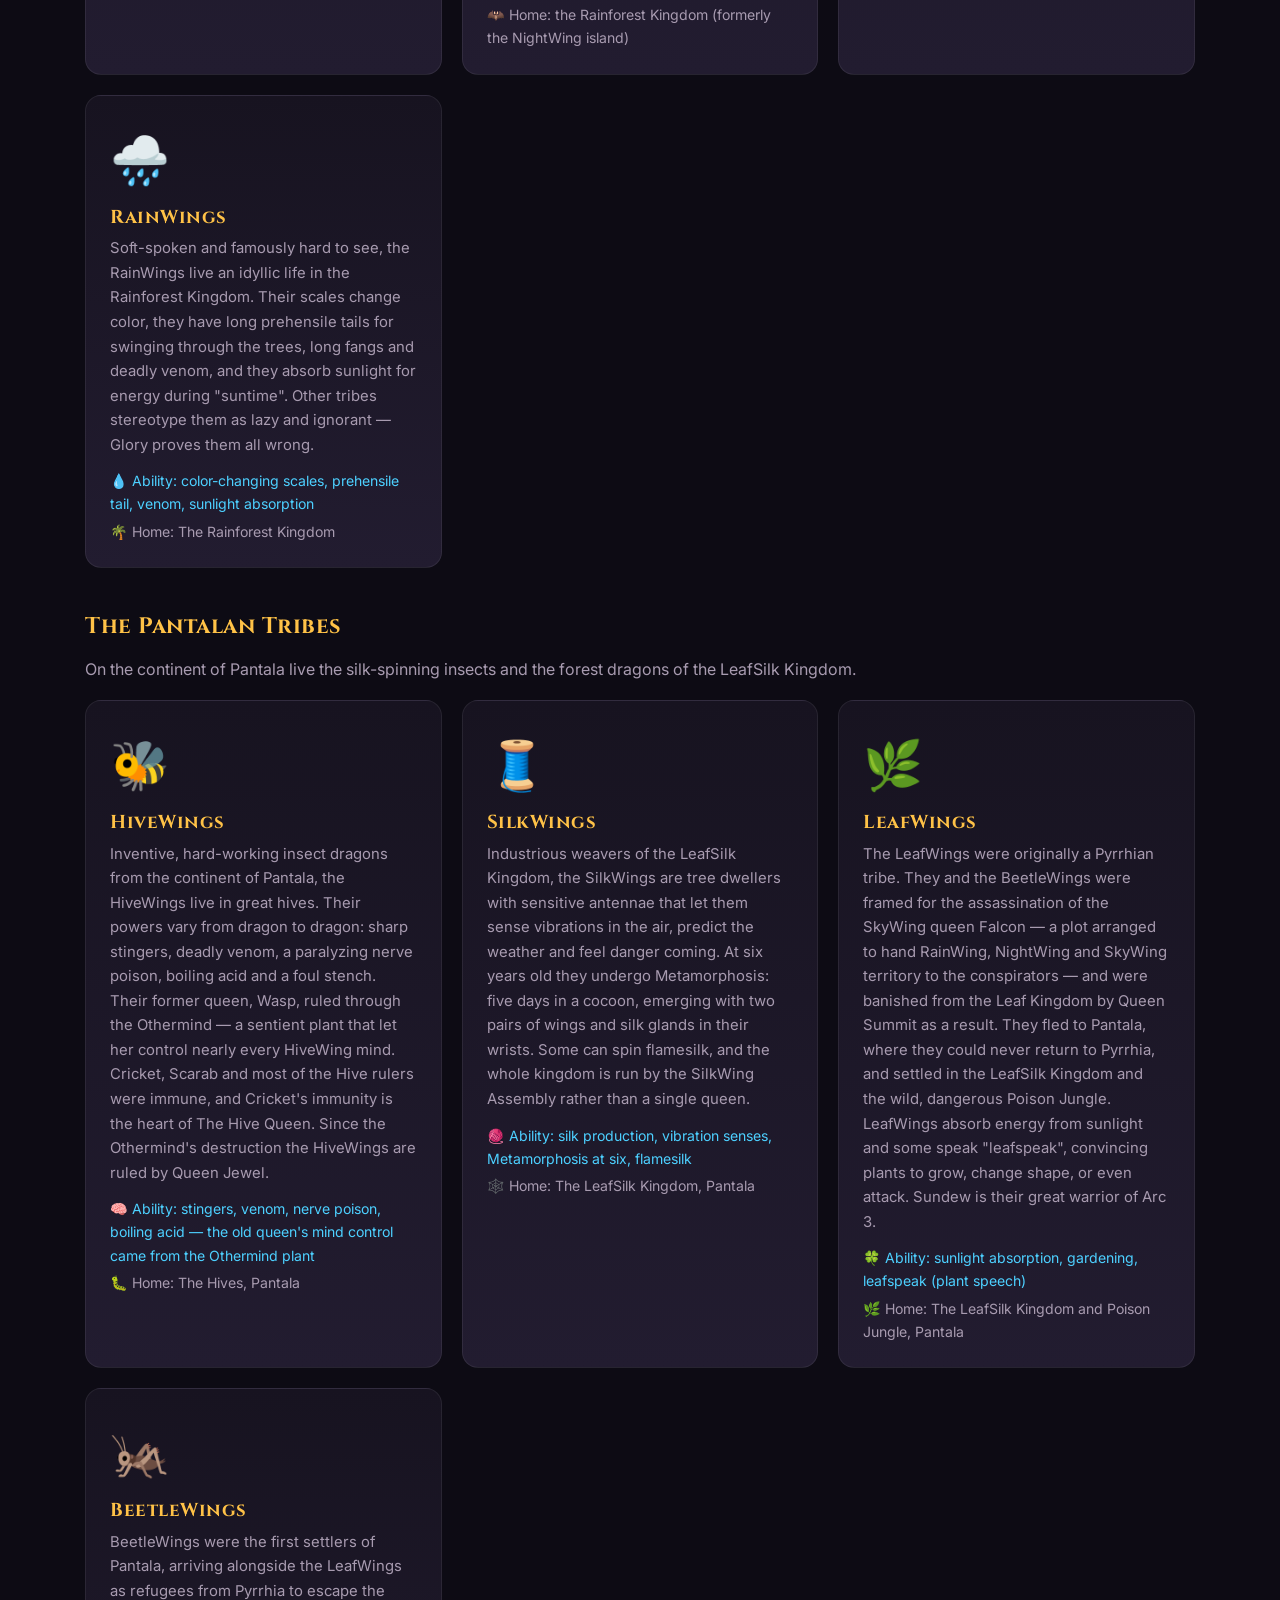
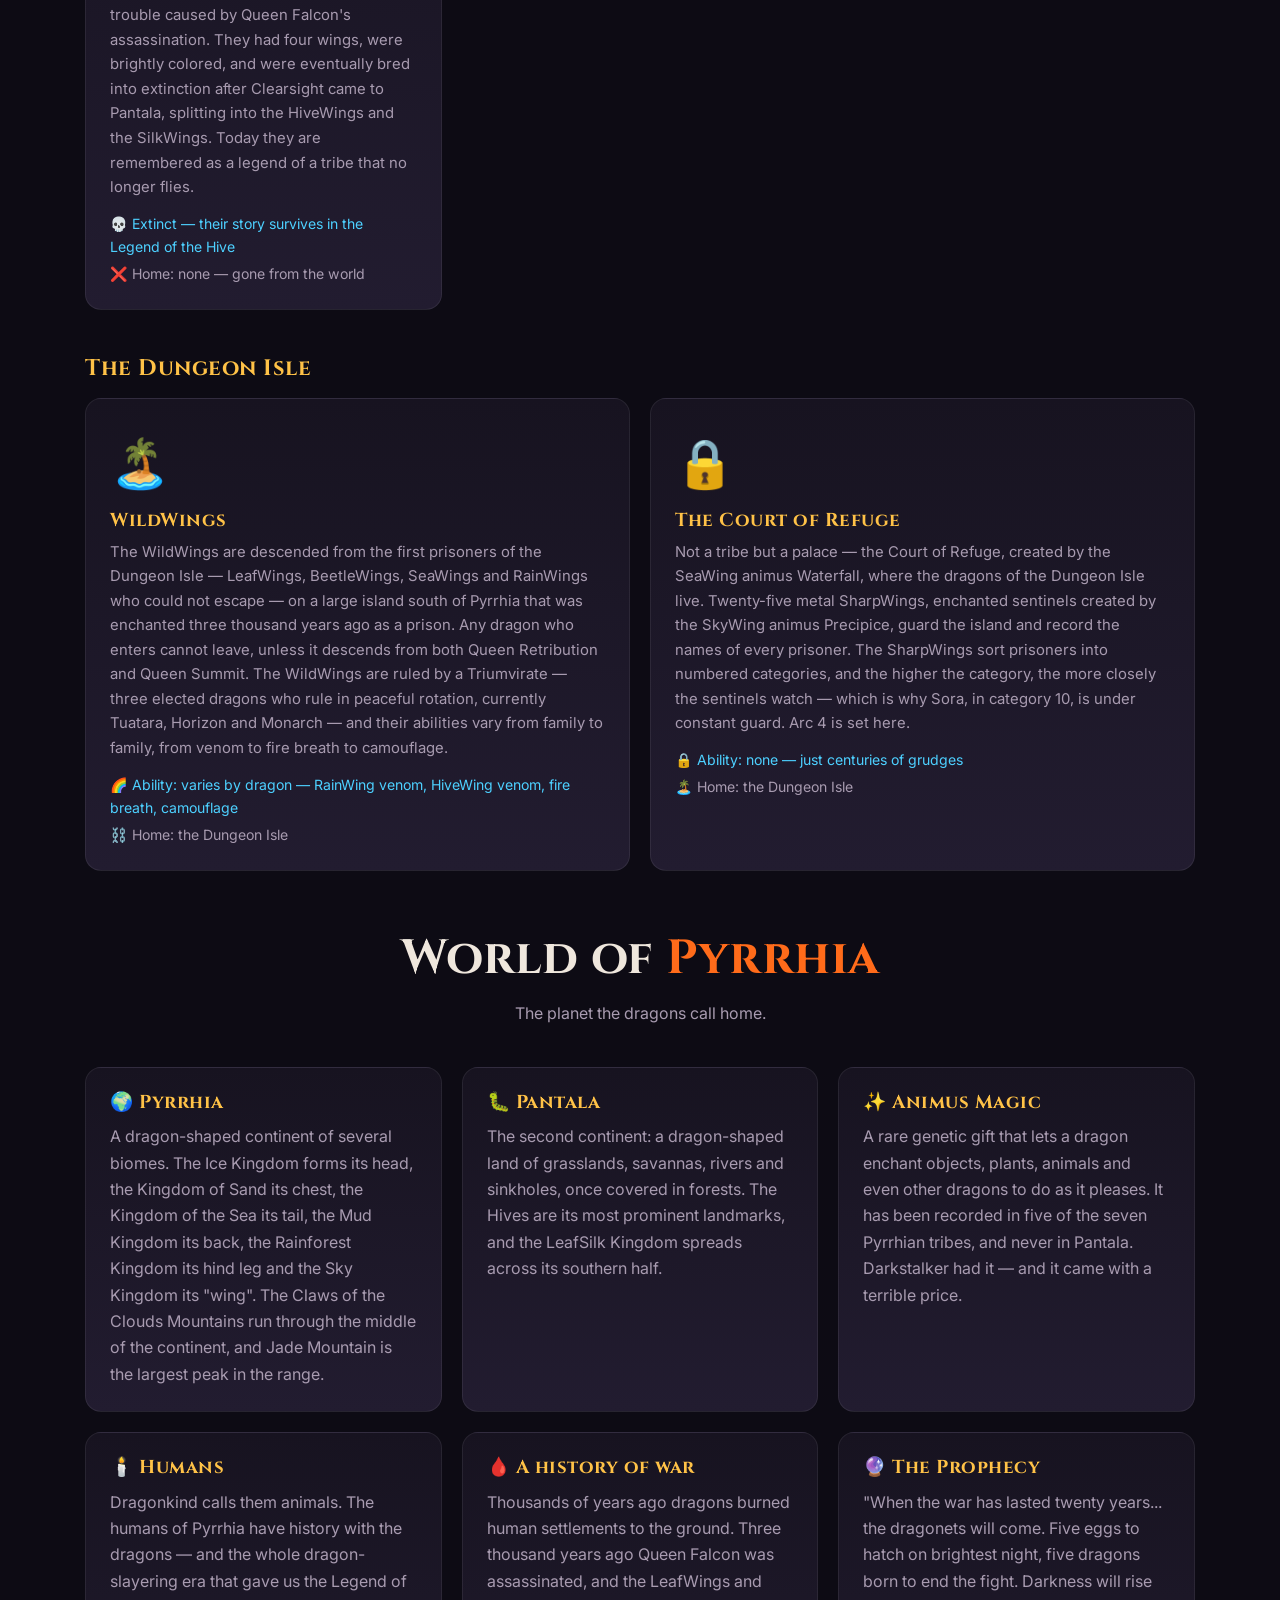
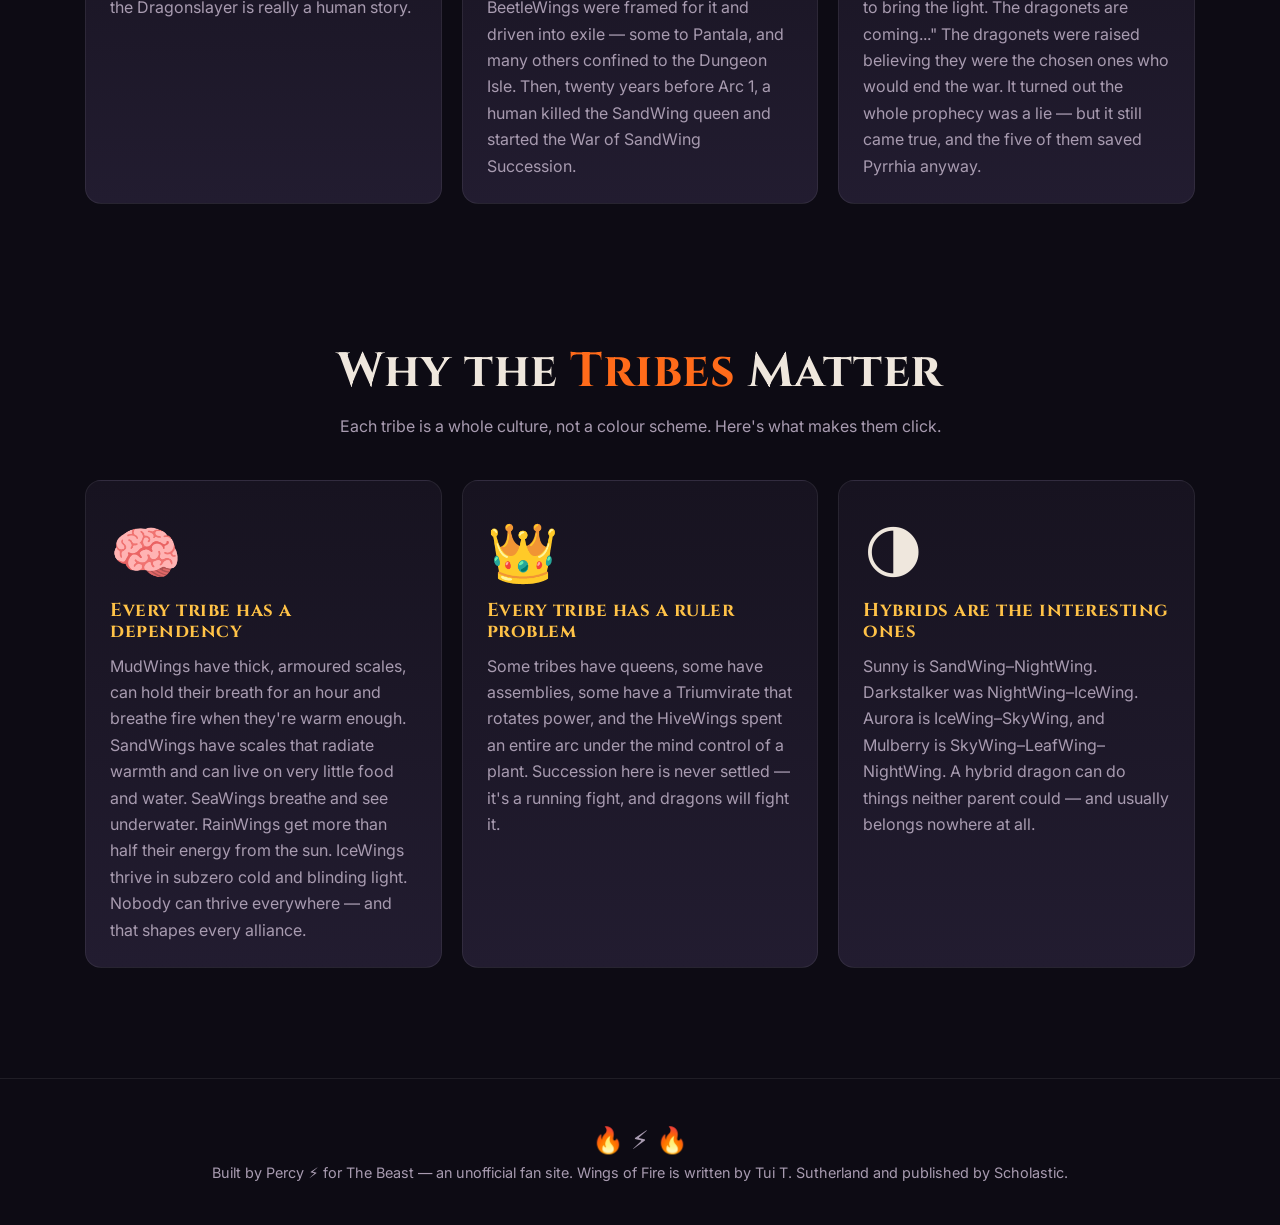
<file: dragons.html>
<!DOCTYPE html>
<html lang="en">
<head>
<meta charset="UTF-8">
<meta name="viewport" content="width=device-width, initial-scale=1.0">
<title>Dragons — Wings of Fire</title>
<link rel="preconnect" href="https://fonts.googleapis.com">
<link rel="preconnect" href="https://fonts.gstatic.com" crossorigin>
<link href="https://fonts.googleapis.com/css2?family=Cinzel:wght@600;700;800&family=Inter:wght@400;500;600;700&display=swap" rel="stylesheet">
<link rel="stylesheet" href="css/style.css?v=2">
</head>
<body>
<nav>
  <div class="nav-inner">
    <div class="logo">⚡ <span>Wings</span> of Fire</div>
    <div class="nav-links">
      <a href="index.html">Home</a>
      <a href="books.html">Books</a>
      <a href="dragons.html" class="active">Dragons</a>
      <a href="characters.html">Characters</a>
      <a href="history.html">History</a>
      <a href="sneak-peek.html">Sneak Peek</a>
      <a href="quiz.html">Quiz</a>
      <a href="tribe-quiz.html">Tribe Quiz</a>
      <a href="games.html">Games</a>
      <a href="about-me.html">About Me</a>
    </div>
  </div>
</nav>

<section style="padding-top:120px;">
  <div class="wrap">
    <h1 class="section-title">The <span>Dragon Tribes</span></h1>
    <p class="section-sub">Ten tribes. Two continents. One very messed-up world.</p>

    <h2 style="color:var(--gold); font-size:1.4rem; margin:30px 0 16px;" class="reveal">The Pyrrhian Tribes</h2>
    <p style="color:var(--muted); margin-bottom:18px;" class="reveal">Seven tribes on the continent of Pyrrhia — the seven named in the dragon guides.</p>
    <div class="grid g2">

      <div class="card tribe-card reveal">
        <span class="tribe-icon">🌊</span><h3>SeaWings</h3>
        <p>Proud, graceful and famously private, the SeaWings rule the Kingdom of the Sea from the Deep Palace in the Bay of a Thousand Scales. Their claws are curved like fishhooks, their tails can batter opponents into waves, and their stripes glow in the dark. Queen Coral is a writer whose scrolls are required reading in SeaWing schools.</p>
        <p class="ability">💧 Ability: breathe and see underwater, swim fast, glowing stripes</p>
        <p class="home">🏝️ Home: The Kingdom of the Sea (Bay of a Thousand Scales)</p>
      </div>

      <div class="card tribe-card reveal">
        <span class="tribe-icon">🦎</span><h3>MudWings</h3>
        <p>Big, warm and messy, the MudWings live in the Mud Kingdom along the Diamond Spray Delta with their enormous families. They are immensely strong, can camouflage into mud and dirt, use mud to ease pain and treat wounds, and hold their breath for up to an hour. MudWings hatched from blood-red eggs are immune to fire — Clay is one of them.</p>
        <p class="ability">💪 Ability: hold breath for an hour, breathe fire when warm, camouflage in mud</p>
        <p class="home">🌿 Home: The Mud Kingdom</p>
      </div>

      <div class="card tribe-card reveal">
        <span class="tribe-icon">🌵</span><h3>SandWings</h3>
        <p>Desert-dwellers with scales that radiate warmth and pale gold skin, the SandWings rule the Kingdom of Sand. They are naturally adapted to heat and lack of water, can go for days with very little food, camouflage with sand, and have sharp hearing and smell. Their kingdom is vast and empty, and many live in oasis towns — including the notorious Scorpion Den, where merchants and assassins trade.</p>
        <p class="ability">☀️ Ability: radiate heat, breathe fire, survive with almost no water, keen senses</p>
        <p class="home">🏜️ Home: The Kingdom of Sand</p>
      </div>

      <div class="card tribe-card reveal">
        <span class="tribe-icon">🐦</span><h3>SkyWings</h3>
        <p>Bright, loud and gloriously free, the SkyWings rule the Sky Kingdom — the "wing" of Pyrrhia — high in the mountains and foothills of the Claws of the Clouds. They are the fastest fliers of any tribe thanks to their enormous wings and stamina, they are strong fighters, and they can breathe fire. Some carry firescales — Peril is the most famous SkyWing with them. The Sky Kingdom is now ruled by Queen Ruby, after the iron-fisted reign of Scarlet.</p>
        <p class="ability">🍃 Ability: fastest fliers in Pyrrhia, extra-strong wings, fire breath</p>
        <p class="home">⛰️ Home: The Sky Kingdom</p>
      </div>

      <div class="card tribe-card reveal">
        <span class="tribe-icon">🌙</span><h3>NightWings</h3>
        <p>Dark, elegant and secretive, the NightWings are a nocturnal tribe that can blend into the night sky and shadows, breathe fire, and have excellent night vision. Their real power is inheritance: dragons hatched under one full moon can read minds or see the future, and those hatched under two have both. Their old city on the Talon Peninsula was abandoned when Darkstalker murdered Prince Arctic — and over time the peninsula sank into the sea and shrank under earthquakes, avalanches, tidal waves and Darkstalker's own magic. They settled on a volcanic island north of Pyrrhia. When that island's volcano finally erupted in the NightWing Exodus, the tribe was sent to the Rainforest Kingdom, where most NightWings live today — though 27 who split away from Queen Glory now form the Renewal settlement, built among the ruins of the lost city of night.</p>
        <p class="ability">👁️ Ability: vanish into shadow, night vision, mind-reading and prophecy (moon-hatched)</p>
        <p class="home">🦇 Home: the Rainforest Kingdom (formerly the NightWing island)</p>
      </div>

      <div class="card tribe-card reveal">
        <span class="tribe-icon">❄️</span><h3>IceWings</h3>
        <p>Cold-blooded in the worst way — literally frozen, sparkly and pale blue. The IceWings rule the Ice Kingdom at the "head" of Pyrrhia, where the Great Ice Cliff once guarded the border — a wall Queen Snowfall has been tearing down piece by piece. They can withstand subzero temperatures and very bright light, have serrated claws, sharper eyesight than the other Pyrrhian tribes, and can exhale a freezing weapon. IceWings believe themselves the most superior of all dragon tribes, and their strict codes are famous.</p>
        <p class="ability">🧊 Ability: withstand subzero cold and bright light, freezing breath</p>
        <p class="home">🏔️ Home: The Ice Kingdom</p>
      </div>

      <div class="card tribe-card reveal">
        <span class="tribe-icon">🌧️</span><h3>RainWings</h3>
        <p>Soft-spoken and famously hard to see, the RainWings live an idyllic life in the Rainforest Kingdom. Their scales change color, they have long prehensile tails for swinging through the trees, long fangs and deadly venom, and they absorb sunlight for energy during "suntime". Other tribes stereotype them as lazy and ignorant — Glory proves them all wrong.</p>
        <p class="ability">💧 Ability: color-changing scales, prehensile tail, venom, sunlight absorption</p>
        <p class="home">🌴 Home: The Rainforest Kingdom</p>
      </div>
    </div>

    <h2 style="color:var(--gold); font-size:1.4rem; margin:46px 0 16px;" class="reveal">The Pantalan Tribes</h2>
    <p style="color:var(--muted); margin-bottom:18px;" class="reveal">On the continent of Pantala live the silk-spinning insects and the forest dragons of the LeafSilk Kingdom.</p>
    <div class="grid g2">

      <div class="card tribe-card reveal">
        <span class="tribe-icon">🐝</span><h3>HiveWings</h3>
        <p>Inventive, hard-working insect dragons from the continent of Pantala, the HiveWings live in great hives. Their powers vary from dragon to dragon: sharp stingers, deadly venom, a paralyzing nerve poison, boiling acid and a foul stench. Their former queen, Wasp, ruled through the Othermind — a sentient plant that let her control nearly every HiveWing mind. Cricket, Scarab and most of the Hive rulers were immune, and Cricket's immunity is the heart of The Hive Queen. Since the Othermind's destruction the HiveWings are ruled by Queen Jewel.</p>
        <p class="ability">🧠 Ability: stingers, venom, nerve poison, boiling acid — the old queen's mind control came from the Othermind plant</p>
        <p class="home">🐛 Home: The Hives, Pantala</p>
      </div>

      <div class="card tribe-card reveal">
        <span class="tribe-icon">🧵</span><h3>SilkWings</h3>
        <p>Industrious weavers of the LeafSilk Kingdom, the SilkWings are tree dwellers with sensitive antennae that let them sense vibrations in the air, predict the weather and feel danger coming. At six years old they undergo Metamorphosis: five days in a cocoon, emerging with two pairs of wings and silk glands in their wrists. Some can spin flamesilk, and the whole kingdom is run by the SilkWing Assembly rather than a single queen.</p>
        <p class="ability">🧶 Ability: silk production, vibration senses, Metamorphosis at six, flamesilk</p>
        <p class="home">🕸️ Home: The LeafSilk Kingdom, Pantala</p>
      </div>

      <div class="card tribe-card reveal">
        <span class="tribe-icon">🌿</span><h3>LeafWings</h3>
        <p>The LeafWings were originally a Pyrrhian tribe. They and the BeetleWings were framed for the assassination of the SkyWing queen Falcon — a plot arranged to hand RainWing, NightWing and SkyWing territory to the conspirators — and were banished from the Leaf Kingdom by Queen Summit as a result. They fled to Pantala, where they could never return to Pyrrhia, and settled in the LeafSilk Kingdom and the wild, dangerous Poison Jungle. LeafWings absorb energy from sunlight and some speak "leafspeak", convincing plants to grow, change shape, or even attack. Sundew is their great warrior of Arc 3.</p>
        <p class="ability">🍀 Ability: sunlight absorption, gardening, leafspeak (plant speech)</p>
        <p class="home">🌿 Home: The LeafSilk Kingdom and Poison Jungle, Pantala</p>
      </div>

      <div class="card tribe-card reveal">
        <span class="tribe-icon">🦗</span><h3>BeetleWings</h3>
        <p>BeetleWings were the first settlers of Pantala, arriving alongside the LeafWings as refugees from Pyrrhia to escape the trouble caused by Queen Falcon's assassination. They had four wings, were brightly colored, and were eventually bred into extinction after Clearsight came to Pantala, splitting into the HiveWings and the SilkWings. Today they are remembered as a legend of a tribe that no longer flies.</p>
        <p class="ability">💀 Extinct — their story survives in the Legend of the Hive</p>
        <p class="home">❌ Home: none — gone from the world</p>
      </div>
    </div>

    <h2 style="color:var(--gold); font-size:1.4rem; margin:46px 0 16px;" class="reveal">The Dungeon Isle</h2>
    <div class="grid g2">
      <div class="card tribe-card reveal">
        <span class="tribe-icon">🏝️</span><h3>WildWings</h3>
        <p>The WildWings are descended from the first prisoners of the Dungeon Isle — LeafWings, BeetleWings, SeaWings and RainWings who could not escape — on a large island south of Pyrrhia that was enchanted three thousand years ago as a prison. Any dragon who enters cannot leave, unless it descends from both Queen Retribution and Queen Summit. The WildWings are ruled by a Triumvirate — three elected dragons who rule in peaceful rotation, currently Tuatara, Horizon and Monarch — and their abilities vary from family to family, from venom to fire breath to camouflage.</p>
        <p class="ability">🌈 Ability: varies by dragon — RainWing venom, HiveWing venom, fire breath, camouflage</p>
        <p class="home">⛓️ Home: the Dungeon Isle</p>
      </div>

      <div class="card tribe-card reveal">
        <span class="tribe-icon">🔒</span><h3>The Court of Refuge</h3>
        <p>Not a tribe but a palace — the Court of Refuge, created by the SeaWing animus Waterfall, where the dragons of the Dungeon Isle live. Twenty-five metal SharpWings, enchanted sentinels created by the SkyWing animus Precipice, guard the island and record the names of every prisoner. The SharpWings sort prisoners into numbered categories, and the higher the category, the more closely the sentinels watch — which is why Sora, in category 10, is under constant guard. Arc 4 is set here.</p>
        <p class="ability">🔒 Ability: none — just centuries of grudges</p>
        <p class="home">🏝️ Home: the Dungeon Isle</p>
      </div>
    </div>

    <h2 class="section-title reveal" style="margin-top:60px;">World of <span>Pyrrhia</span></h2>
    <p class="section-sub reveal">The planet the dragons call home.</p>
    <div class="grid g3">
      <div class="card reveal"><h3 style="color:var(--gold)">🌍 Pyrrhia</h3><p style="color:var(--muted); margin-top:10px;">A dragon-shaped continent of several biomes. The Ice Kingdom forms its head, the Kingdom of Sand its chest, the Kingdom of the Sea its tail, the Mud Kingdom its back, the Rainforest Kingdom its hind leg and the Sky Kingdom its "wing". The Claws of the Clouds Mountains run through the middle of the continent, and Jade Mountain is the largest peak in the range.</p></div>
      <div class="card reveal"><h3 style="color:var(--gold)">🐛 Pantala</h3><p style="color:var(--muted); margin-top:10px;">The second continent: a dragon-shaped land of grasslands, savannas, rivers and sinkholes, once covered in forests. The Hives are its most prominent landmarks, and the LeafSilk Kingdom spreads across its southern half.</p></div>
      <div class="card reveal"><h3 style="color:var(--gold)">✨ Animus Magic</h3><p style="color:var(--muted); margin-top:10px;">A rare genetic gift that lets a dragon enchant objects, plants, animals and even other dragons to do as it pleases. It has been recorded in five of the seven Pyrrhian tribes, and never in Pantala. Darkstalker had it — and it came with a terrible price.</p></div>
      <div class="card reveal"><h3 style="color:var(--gold)">🕯️ Humans</h3><p style="color:var(--muted); margin-top:10px;">Dragonkind calls them animals. The humans of Pyrrhia have history with the dragons — and the whole dragon-slayering era that gave us the Legend of the Dragonslayer is really a human story.</p></div>
      <div class="card reveal"><h3 style="color:var(--gold)">🩸 A history of war</h3><p style="color:var(--muted); margin-top:10px;">Thousands of years ago dragons burned human settlements to the ground. Three thousand years ago Queen Falcon was assassinated, and the LeafWings and BeetleWings were framed for it and driven into exile — some to Pantala, and many others confined to the Dungeon Isle. Then, twenty years before Arc 1, a human killed the SandWing queen and started the War of SandWing Succession.</p></div>
      <div class="card reveal"><h3 style="color:var(--gold)">🔮 The Prophecy</h3><p style="color:var(--muted); margin-top:10px;">"When the war has lasted twenty years... the dragonets will come. Five eggs to hatch on brightest night, five dragons born to end the fight. Darkness will rise to bring the light. The dragonets are coming..." The dragonets were raised believing they were the chosen ones who would end the war. It turned out the whole prophecy was a lie — but it still came true, and the five of them saved Pyrrhia anyway.</p></div>
    </div>
  </div>
</section>

<section>
  <div class="wrap">
    <h2 class="section-title reveal">Why the <span>Tribes</span> Matter</h2>
    <p class="section-sub reveal">Each tribe is a whole culture, not a colour scheme. Here's what makes them click.</p>
    <div class="grid g3">
      <div class="card reveal">
        <div class="char-emoji">🧠</div>
        <h3 style="color:var(--gold)">Every tribe has a dependency</h3>
        <p style="color:var(--muted); margin-top:10px;">MudWings have thick, armoured scales, can hold their breath for an hour and breathe fire when they're warm enough. SandWings have scales that radiate warmth and can live on very little food and water. SeaWings breathe and see underwater. RainWings get more than half their energy from the sun. IceWings thrive in subzero cold and blinding light. Nobody can thrive everywhere — and that shapes every alliance.</p>
      </div>
      <div class="card reveal">
        <div class="char-emoji">👑</div>
        <h3 style="color:var(--gold)">Every tribe has a ruler problem</h3>
        <p style="color:var(--muted); margin-top:10px;">Some tribes have queens, some have assemblies, some have a Triumvirate that rotates power, and the HiveWings spent an entire arc under the mind control of a plant. Succession here is never settled — it's a running fight, and dragons will fight it.</p>
      </div>
      <div class="card reveal">
        <div class="char-emoji">🌗</div>
        <h3 style="color:var(--gold)">Hybrids are the interesting ones</h3>
        <p style="color:var(--muted); margin-top:10px;">Sunny is SandWing–NightWing. Darkstalker was NightWing–IceWing. Aurora is IceWing–SkyWing, and Mulberry is SkyWing–LeafWing–NightWing. A hybrid dragon can do things neither parent could — and usually belongs nowhere at all.</p>
      </div>
    </div>
  </div>
</section>

<footer>
  <div class="flame">🔥 ⚡ 🔥</div>
  <p>Built by Percy ⚡ for The Beast — an unofficial fan site. Wings of Fire is written by Tui T. Sutherland and published by Scholastic.</p>
</footer>
<script src="js/main.js?v=2"></script>
</body>
</html>
</file>
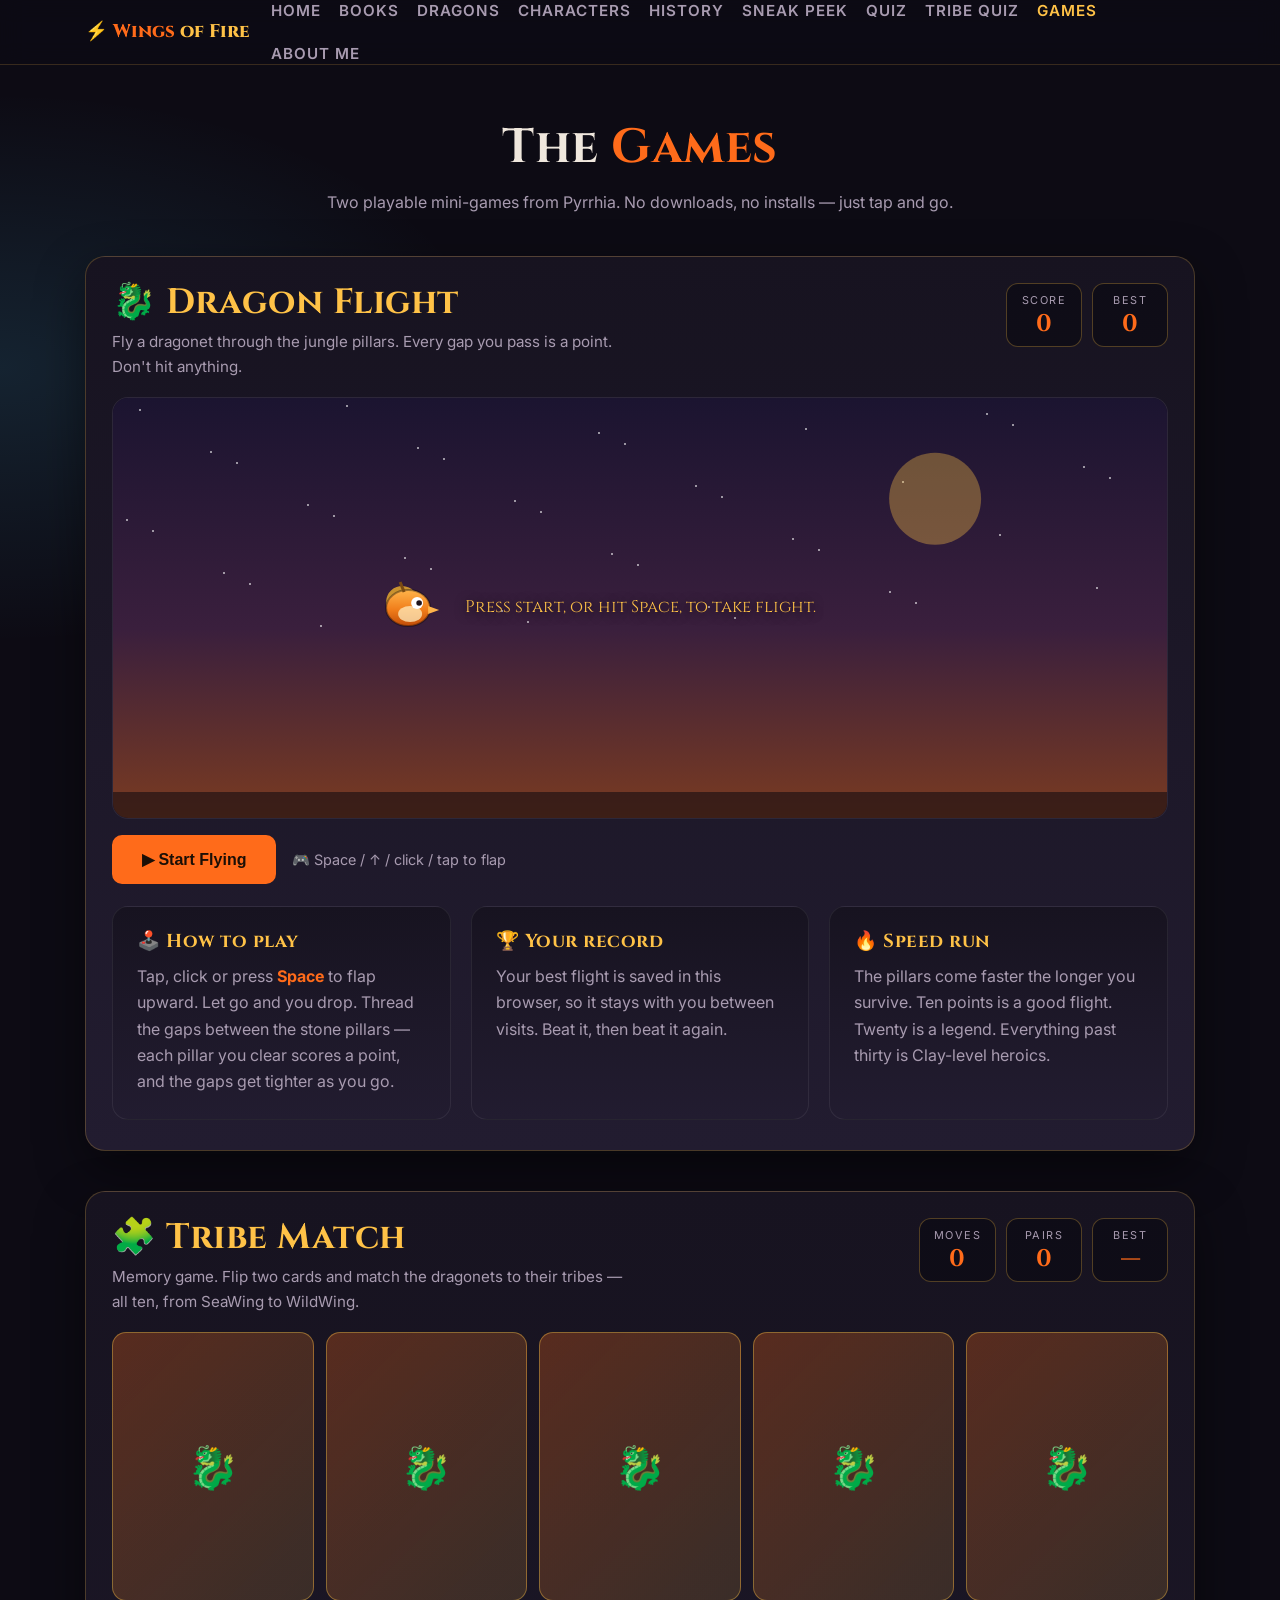
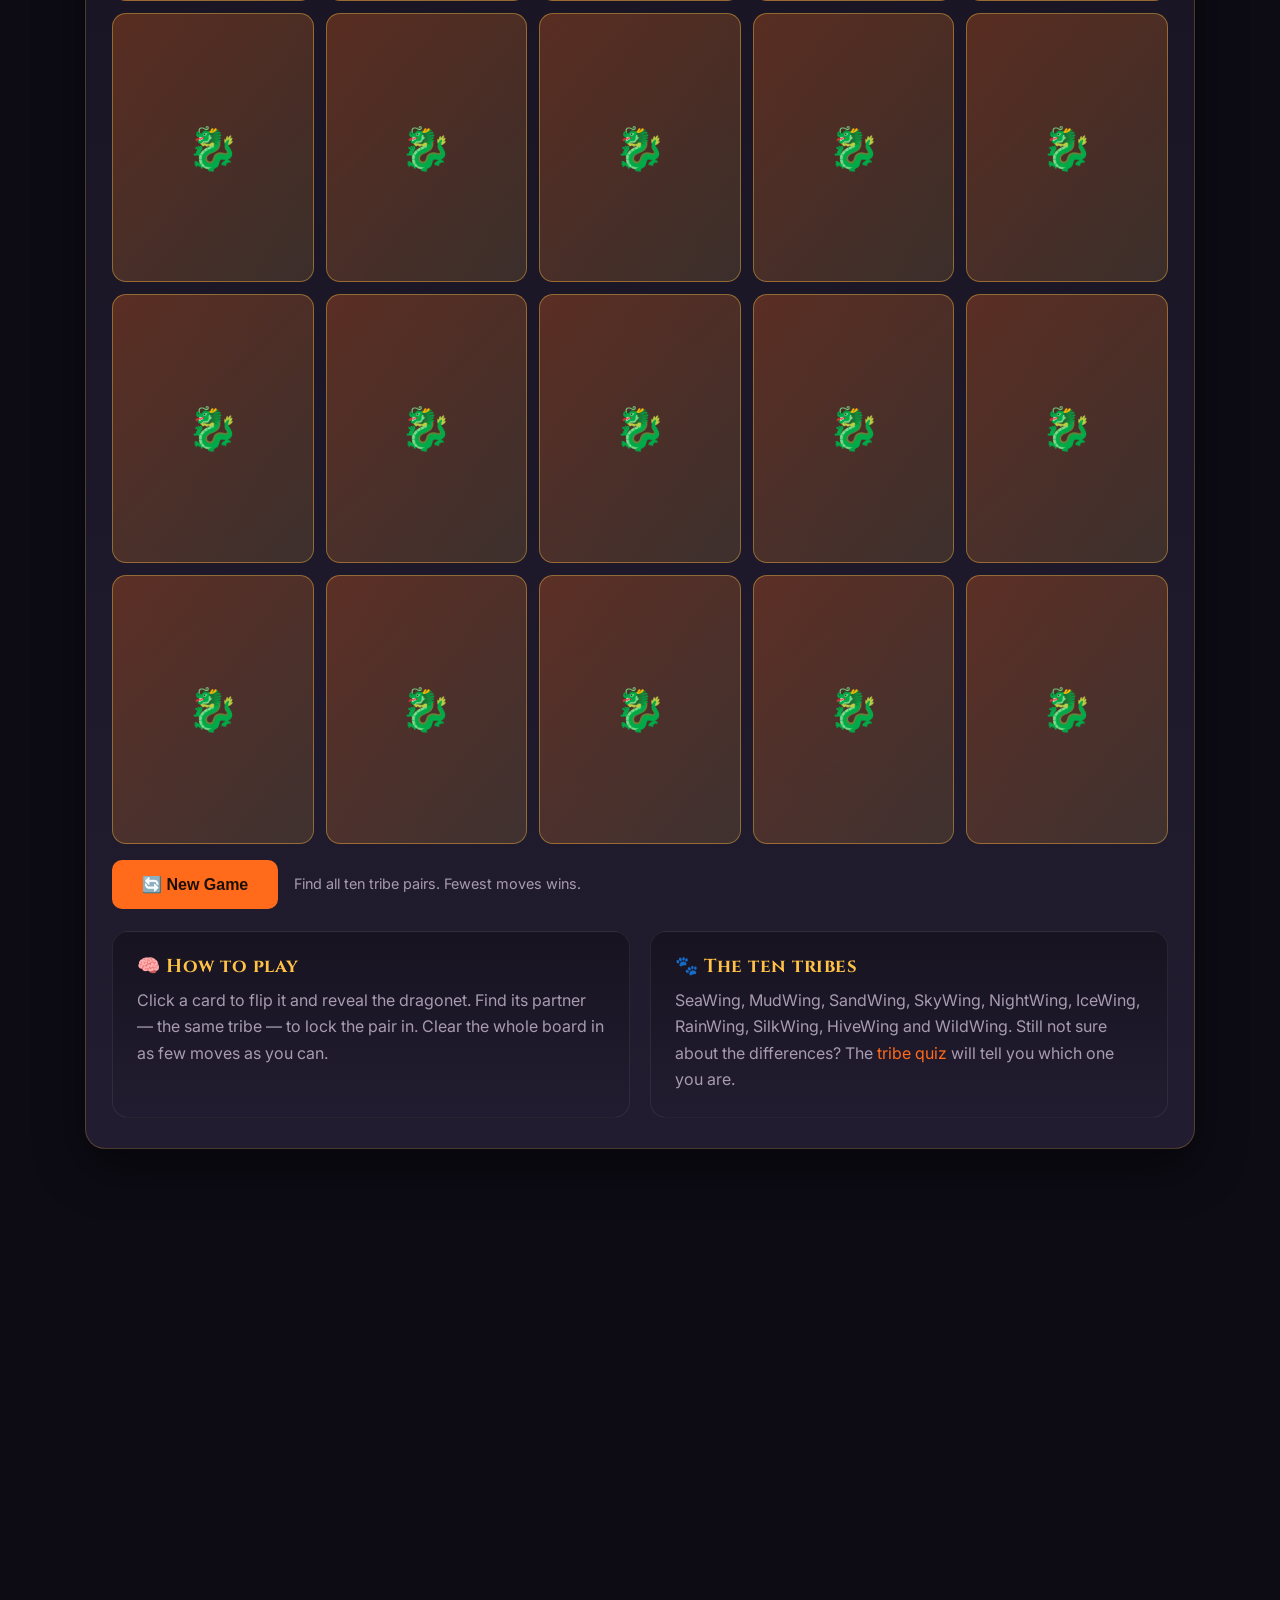
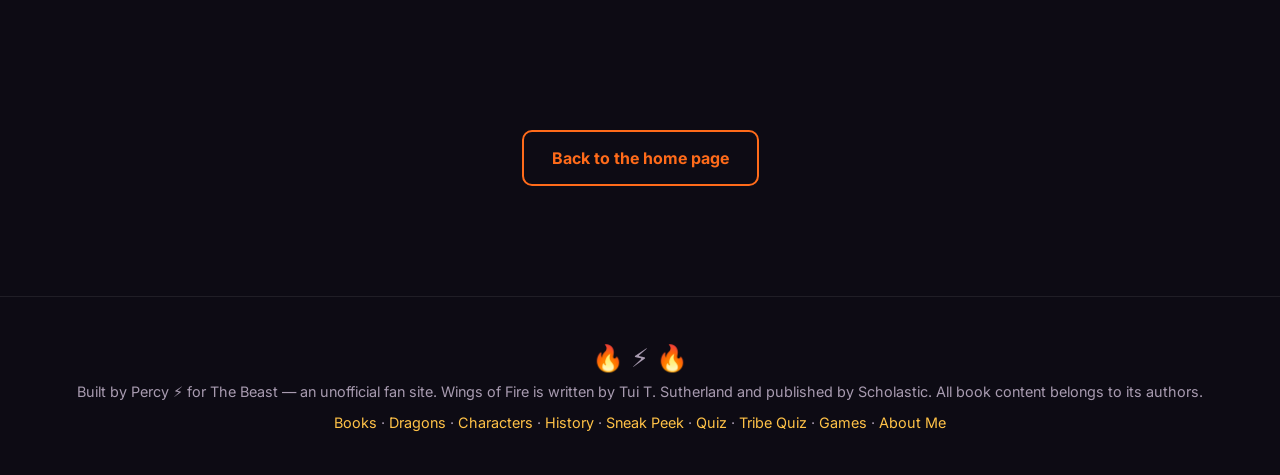
<file: games.html>
<!DOCTYPE html>
<html lang="en">
<head>
<meta charset="UTF-8">
<meta name="viewport" content="width=device-width, initial-scale=1.0">
<title>Games — Wings of Fire</title>
<meta name="description" content="Play Wings of Fire mini-games: Dragon Flight, a canvas flying game, and Tribe Match, a memory matching game with all ten tribes.">
<link rel="preconnect" href="https://fonts.googleapis.com">
<link rel="preconnect" href="https://fonts.gstatic.com" crossorigin>
<link href="https://fonts.googleapis.com/css2?family=Cinzel:wght@600;700;800&family=Inter:wght@400;500;600;700&display=swap" rel="stylesheet">
<link rel="stylesheet" href="css/style.css?v=3">
<link rel="stylesheet" href="css/games.css?v=1">
</head>
<body>
<nav>
  <div class="nav-inner">
    <div class="logo">⚡ <span>Wings</span> of Fire</div>
    <div class="nav-links">
      <a href="index.html">Home</a>
      <a href="books.html">Books</a>
      <a href="dragons.html">Dragons</a>
      <a href="characters.html">Characters</a>
      <a href="history.html">History</a>
      <a href="sneak-peek.html">Sneak Peek</a>
      <a href="quiz.html">Quiz</a>
      <a href="tribe-quiz.html">Tribe Quiz</a>
      <a href="games.html" class="active">Games</a>
      <a href="about-me.html">About Me</a>
    </div>
  </div>
</nav>

<section style="padding-top:120px;">
  <div class="wrap">
    <h1 class="section-title">The <span>Games</span></h1>
    <p class="section-sub">Two playable mini-games from Pyrrhia. No downloads, no installs — just tap and go.</p>

    <!-- ============ GAME 1: DRAGON FLIGHT ============ -->
    <div class="game-block" id="dragon-flight">
      <div class="game-head">
        <div>
          <h2>🐉 Dragon Flight</h2>
          <p class="game-tagline">Fly a dragonet through the jungle pillars. Every gap you pass is a point. Don't hit anything.</p>
        </div>
        <div class="game-stats">
          <div class="stat"><span class="stat-label">Score</span><span class="stat-value" id="gameScore">0</span></div>
          <div class="stat"><span class="stat-label">Best</span><span class="stat-value" id="gameBest">0</span></div>
        </div>
      </div>

      <div class="game-stage">
        <canvas id="gameCanvas" width="800" height="420" aria-label="Dragon Flight game canvas"></canvas>
        <div class="game-overlay" id="gameMsg">Press start, or hit Space, to take flight.</div>
      </div>

      <div class="game-controls">
        <button class="btn solid" id="gameBtn">▶ Start Flying</button>
        <span class="game-hint">🎮 Space / ↑ / click / tap to flap</span>
      </div>
      <p class="sr-only" id="gameLive" aria-live="polite"></p>

      <div class="grid g3 game-cards">
        <div class="card">
          <h3 style="color:var(--gold)">🕹️ How to play</h3>
          <p style="color:var(--muted); margin-top:10px;">Tap, click or press <strong style="color:var(--ember)">Space</strong> to flap upward. Let go and you drop. Thread the gaps between the stone pillars — each pillar you clear scores a point, and the gaps get tighter as you go.</p>
        </div>
        <div class="card">
          <h3 style="color:var(--gold)">🏆 Your record</h3>
          <p style="color:var(--muted); margin-top:10px;">Your best flight is saved in this browser, so it stays with you between visits. Beat it, then beat it again.</p>
        </div>
        <div class="card">
          <h3 style="color:var(--gold)">🔥 Speed run</h3>
          <p style="color:var(--muted); margin-top:10px;">The pillars come faster the longer you survive. Ten points is a good flight. Twenty is a legend. Everything past thirty is Clay-level heroics.</p>
        </div>
      </div>
    </div>

    <!-- ============ GAME 2: TRIBE MATCH ============ -->
    <div class="game-block" id="tribe-match">
      <div class="game-head">
        <div>
          <h2>🧩 Tribe Match</h2>
          <p class="game-tagline">Memory game. Flip two cards and match the dragonets to their tribes — all ten, from SeaWing to WildWing.</p>
        </div>
        <div class="game-stats">
          <div class="stat"><span class="stat-label">Moves</span><span class="stat-value" id="memMoves">0</span></div>
          <div class="stat"><span class="stat-label">Pairs</span><span class="stat-value" id="memPairs">0</span></div>
          <div class="stat"><span class="stat-label">Best</span><span class="stat-value" id="memBest">—</span></div>
        </div>
      </div>

      <div class="mem-board" id="memBoard"></div>

      <div class="game-controls">
        <button class="btn solid" id="memBtn">🔄 New Game</button>
        <span class="game-hint" id="memMsg">Find all ten tribe pairs. Fewest moves wins.</span>
      </div>
      <p class="sr-only" id="memLive" aria-live="polite"></p>

      <div class="grid g2 game-cards">
        <div class="card">
          <h3 style="color:var(--gold)">🧠 How to play</h3>
          <p style="color:var(--muted); margin-top:10px;">Click a card to flip it and reveal the dragonet. Find its partner — the same tribe — to lock the pair in. Clear the whole board in as few moves as you can.</p>
        </div>
        <div class="card">
          <h3 style="color:var(--gold)">🐾 The ten tribes</h3>
          <p style="color:var(--muted); margin-top:10px;">SeaWing, MudWing, SandWing, SkyWing, NightWing, IceWing, RainWing, SilkWing, HiveWing and WildWing. Still not sure about the differences? The <a href="tribe-quiz.html" style="color:var(--ember);">tribe quiz</a> will tell you which one you are.</p>
        </div>
      </div>
    </div>
  </div>
</section>

<section>
  <div class="wrap">
    <h2 class="section-title reveal">More <span>Things</span> To Do</h2>
    <p class="section-sub reveal">The rest of the site is waiting.</p>
    <div class="grid g4">
      <div class="card reveal"><span class="tribe-icon">📚</span><h3>Books</h3><p class="ability">16 main books · 5 Winglets · 2 Legends</p><p class="home">Full reading order</p></div>
      <div class="card reveal"><span class="tribe-icon">🧠</span><h3>Lore Quiz</h3><p class="ability">16 questions</p><p class="home">Test what you remember</p></div>
      <div class="card reveal"><span class="tribe-icon">🔮</span><h3>Tribe Quiz</h3><p class="ability">11 questions</p><p class="home">Find your tribe</p></div>
      <div class="card reveal"><span class="tribe-icon">🗺️</span><h3>Dragons</h3><p class="ability">Every tribe and power</p><p class="home">Pyrrhia and Pantala</p></div>
    </div>
    <div style="text-align:center; margin-top:28px;">
      <a href="index.html" class="btn">Back to the home page</a>
    </div>
  </div>
</section>

<footer>
  <div class="flame">🔥 ⚡ 🔥</div>
  <p>Built by Percy ⚡ for The Beast — an unofficial fan site. Wings of Fire is written by Tui T. Sutherland and published by Scholastic. All book content belongs to its authors.</p>
  <p style="margin-top:8px;"><a href="books.html">Books</a> · <a href="dragons.html">Dragons</a> · <a href="characters.html">Characters</a> · <a href="history.html">History</a> · <a href="sneak-peek.html">Sneak Peek</a> · <a href="quiz.html">Quiz</a> · <a href="tribe-quiz.html">Tribe Quiz</a> · <a href="games.html">Games</a> · <a href="about-me.html">About Me</a></p>
</footer>

<script src="js/games.js?v=1"></script>
<script src="js/memory.js?v=1"></script>
</body>
</html>
</file>
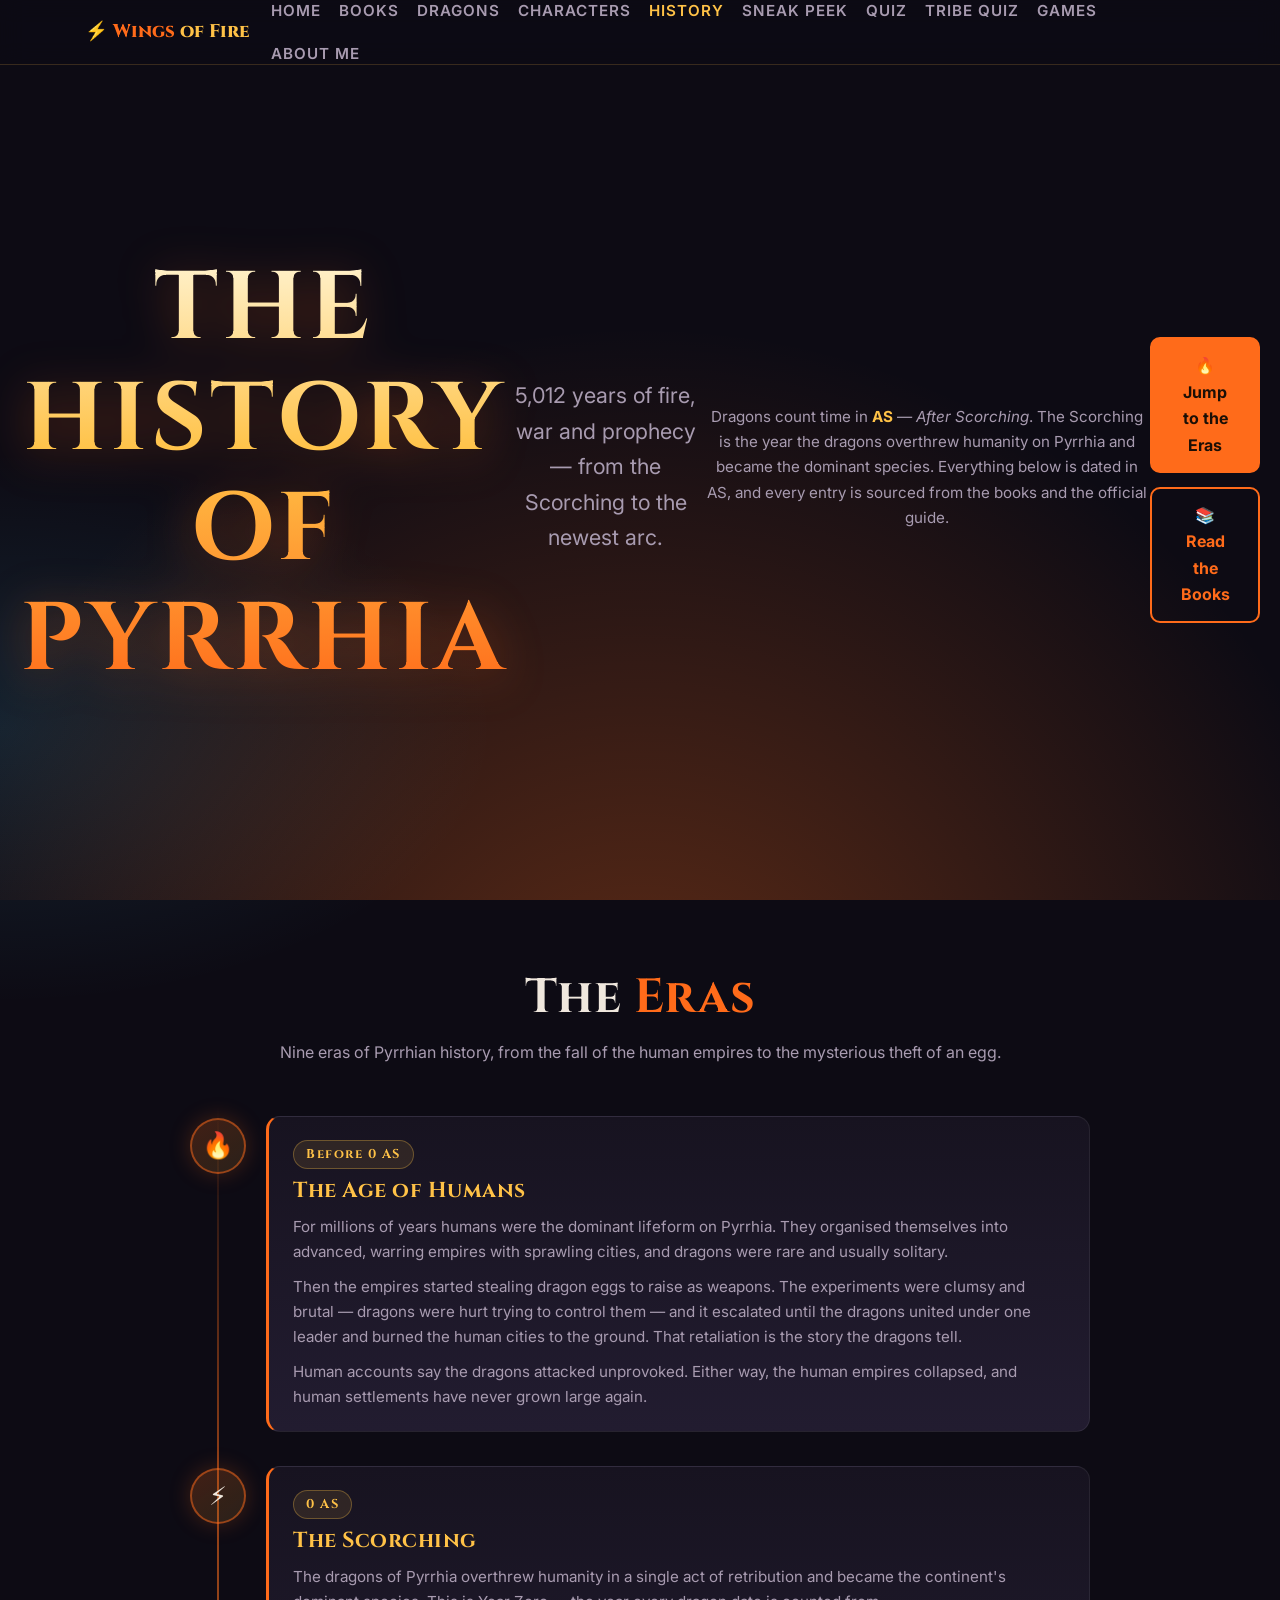
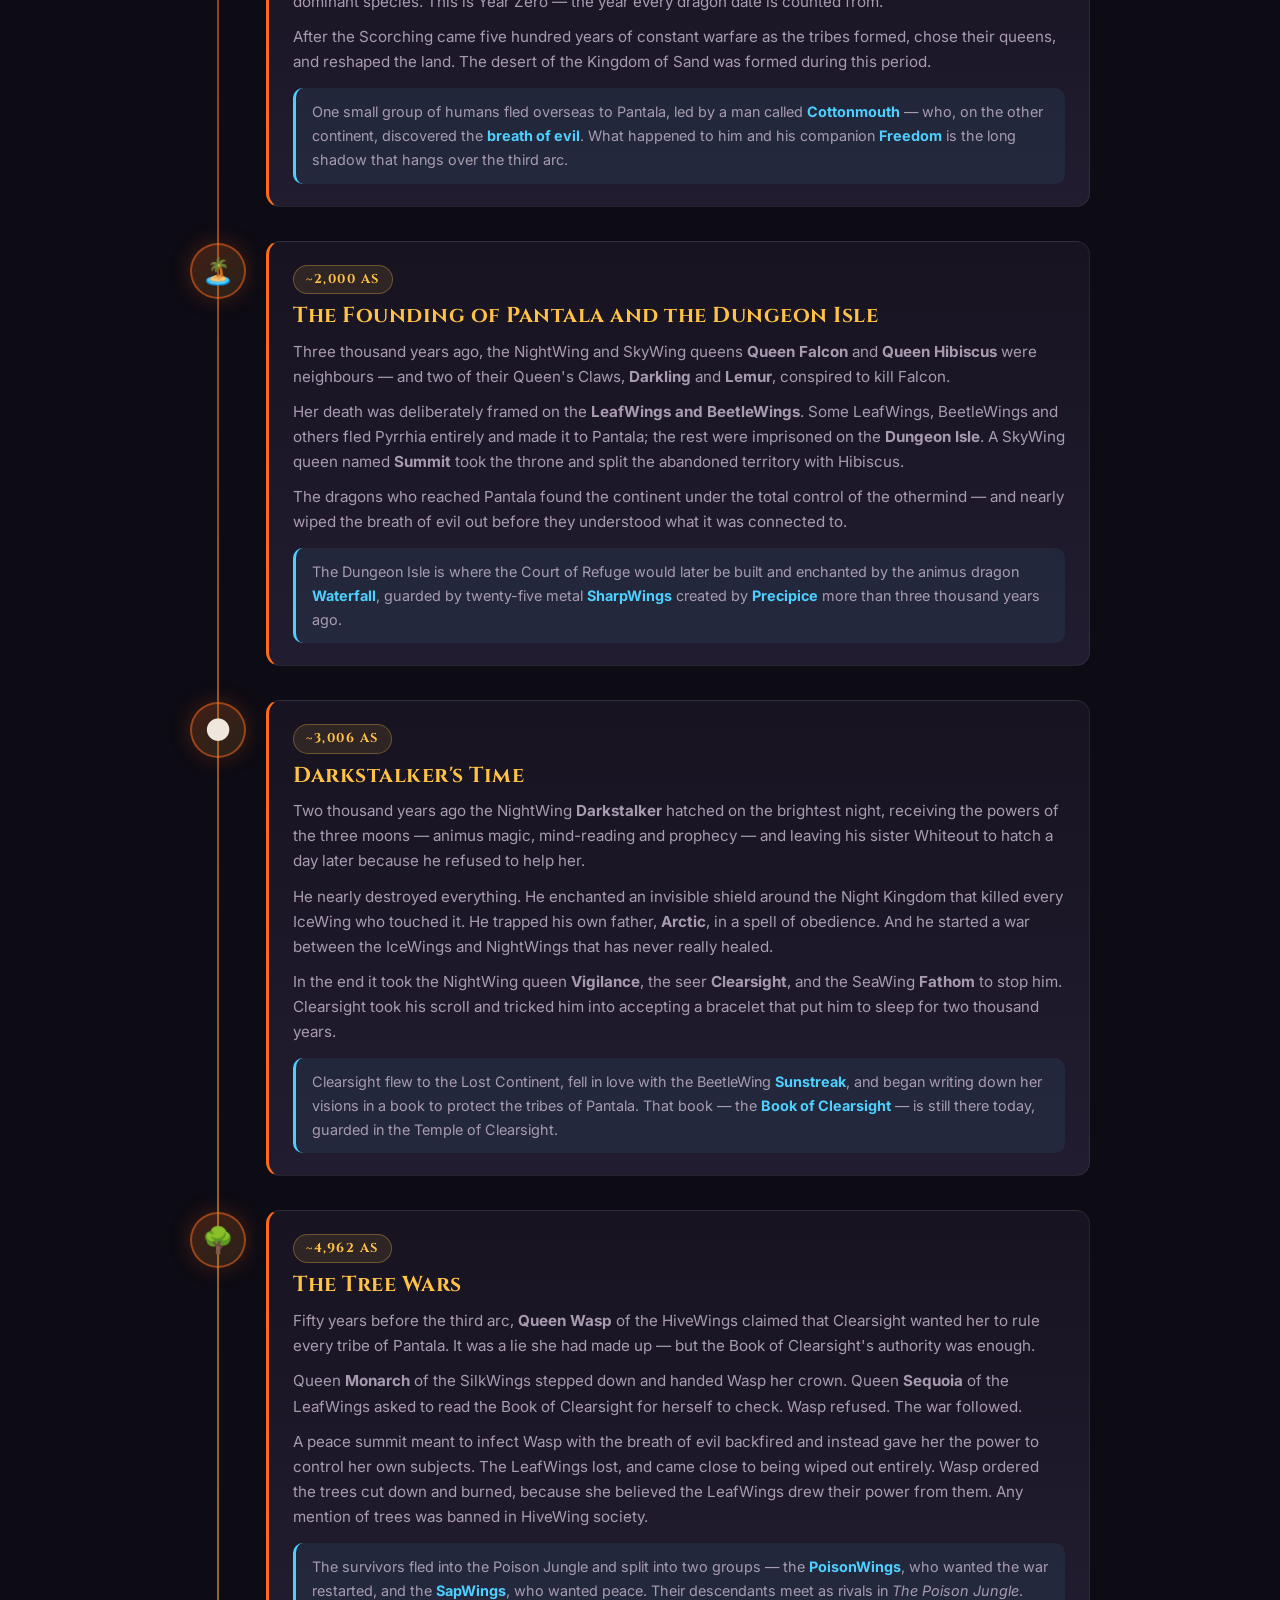
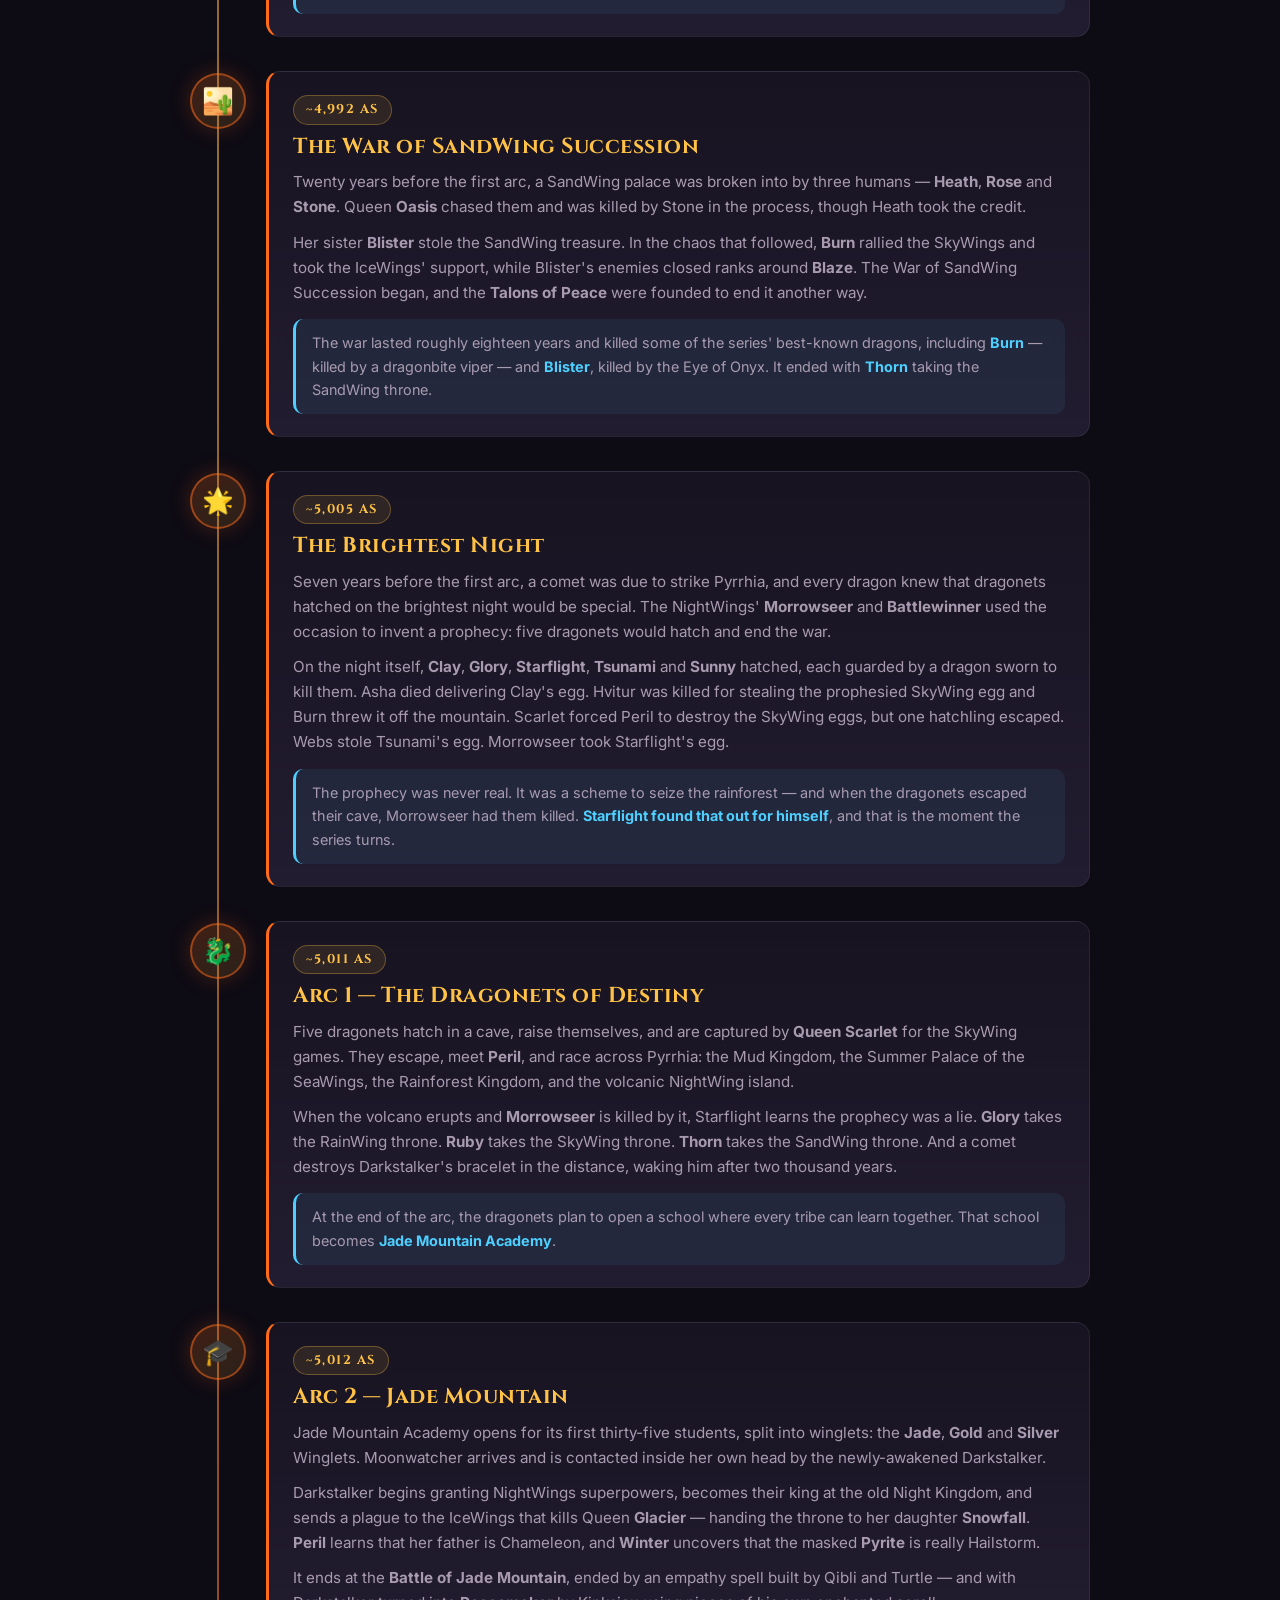
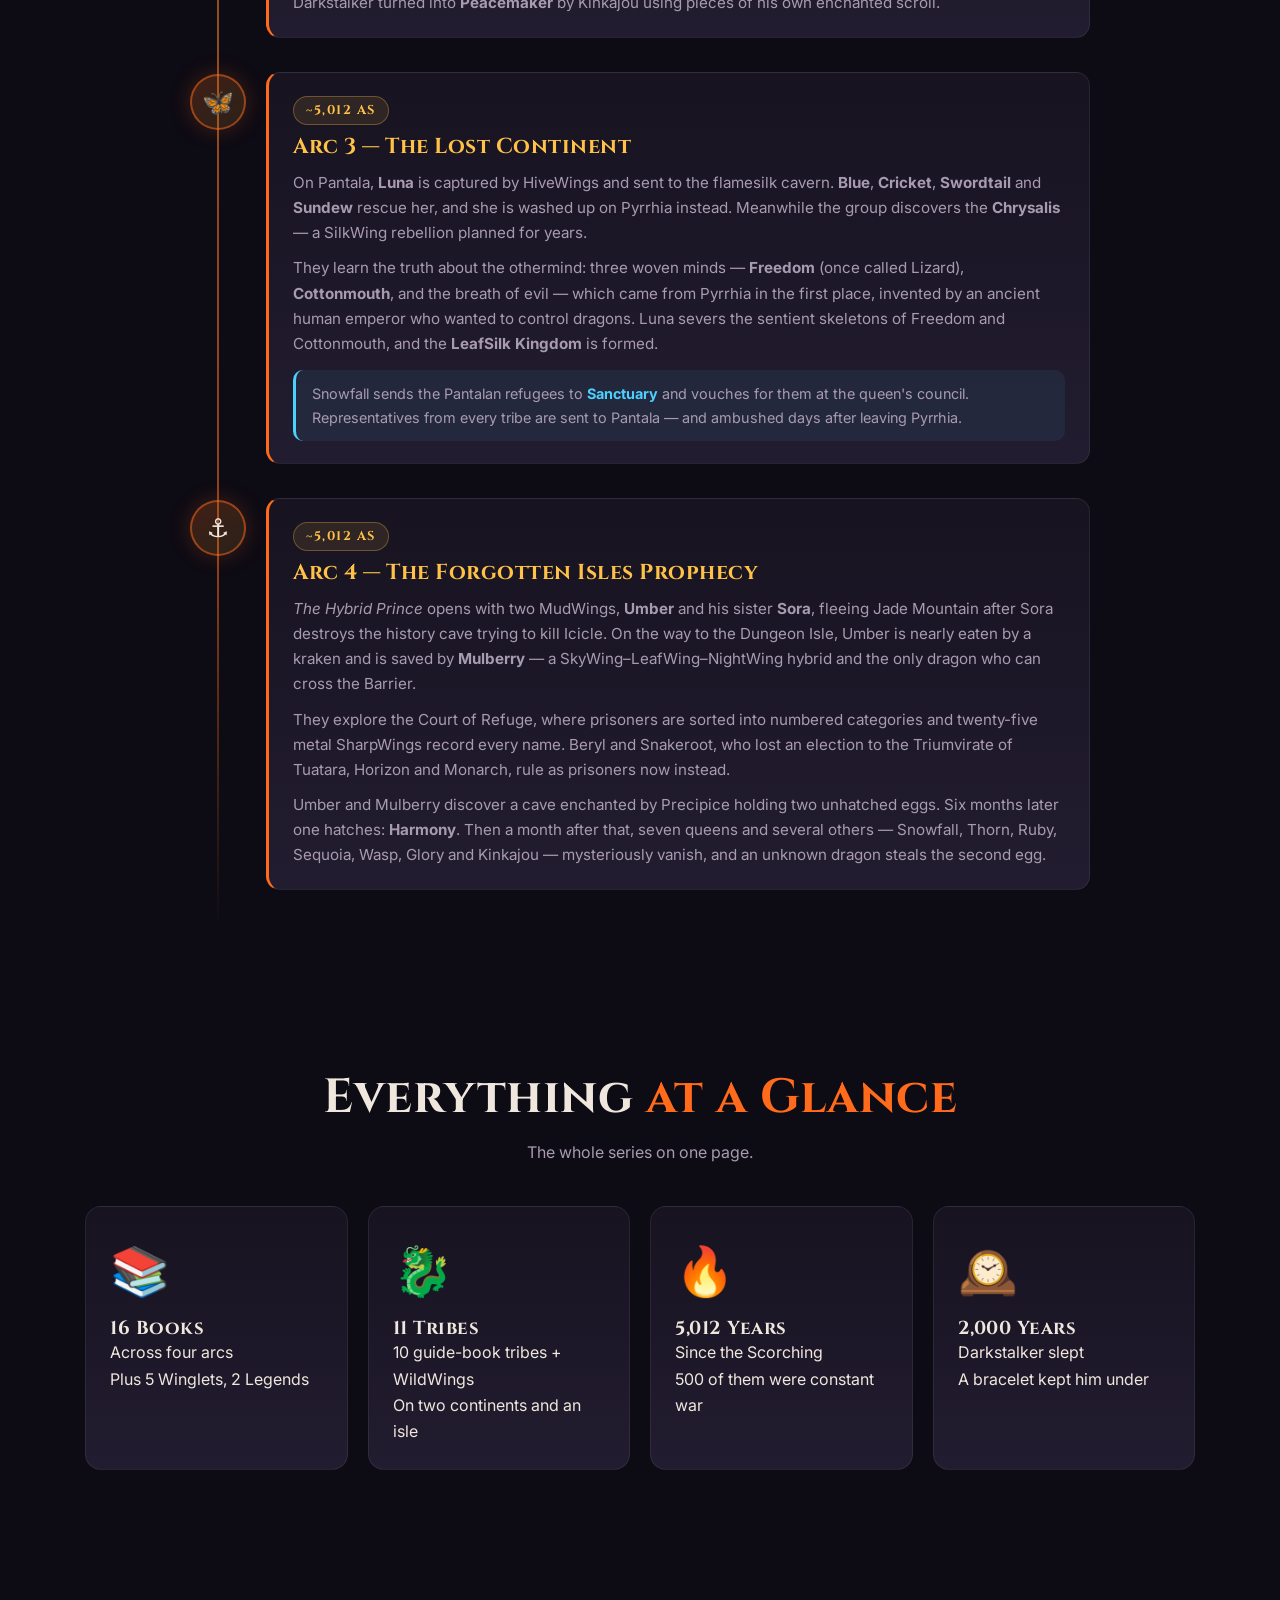
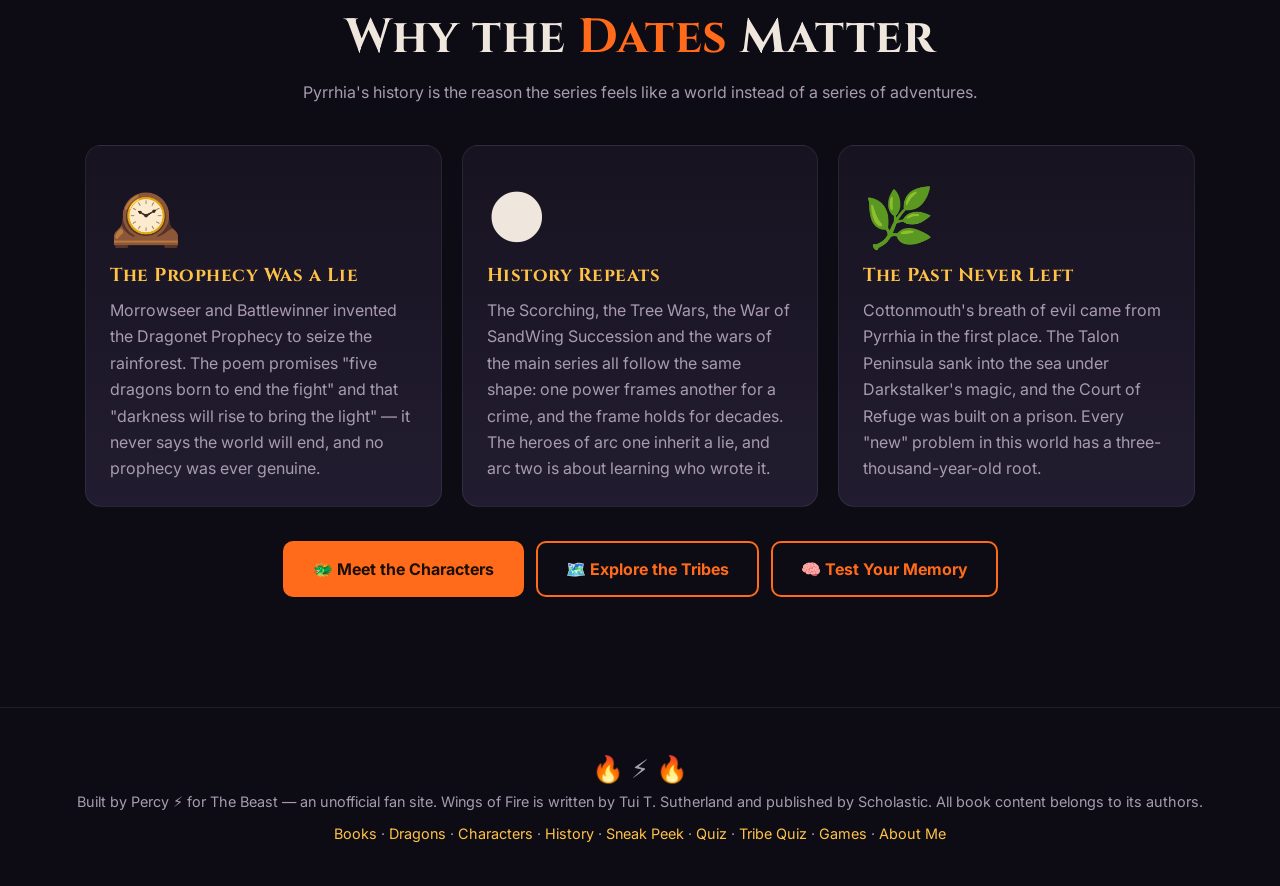
<file: history.html>
<!DOCTYPE html>
<html lang="en">
<head>
<meta charset="UTF-8">
<meta name="viewport" content="width=device-width, initial-scale=1.0">
<title>History &amp; Timeline — Wings of Fire</title>
<meta name="description" content="The full history of Pyrrhia and Pantala, from the Scorching 5,012 years ago to The Hybrid Prince — a sourced timeline of every major era, war and event in the Wings of Fire series.">
<link rel="preconnect" href="https://fonts.googleapis.com">
<link rel="preconnect" href="https://fonts.gstatic.com" crossorigin>
<link href="https://fonts.googleapis.com/css2?family=Cinzel:wght@600;700;800&family=Inter:wght@400;500;600;700&display=swap" rel="stylesheet">
<link rel="stylesheet" href="css/style.css?v=3">
</head>
<body>
<nav>
  <div class="nav-inner">
    <div class="logo">⚡ <span>Wings</span> of Fire</div>
    <div class="nav-links">
      <a href="index.html">Home</a>
      <a href="books.html">Books</a>
      <a href="dragons.html">Dragons</a>
      <a href="characters.html">Characters</a>
      <a href="history.html" class="active">History</a>
      <a href="sneak-peek.html">Sneak Peek</a>
      <a href="quiz.html">Quiz</a>
      <a href="tribe-quiz.html">Tribe Quiz</a>
      <a href="games.html">Games</a>
      <a href="about-me.html">About Me</a>
    </div>
  </div>
</nav>

<section class="hero">
  <div class="hero-bg"></div>
  <h1>The History of <span>Pyrrhia</span></h1>
  <p class="sub">5,012 years of fire, war and prophecy — from the Scorching to the newest arc.</p>
  <p class="sub" style="font-size:.95rem;max-width:760px;margin:0 auto 26px;">Dragons count time in <strong style="color:var(--gold)">AS</strong> — <em>After Scorching</em>. The Scorching is the year the dragons overthrew humanity on Pyrrhia and became the dominant species. Everything below is dated in AS, and every entry is sourced from the books and the official guide.</p>
  <div class="hero-btns">
    <a href="#eras" class="btn solid">🔥 Jump to the Eras</a>
    <a href="books.html" class="btn">📚 Read the Books</a>
  </div>
</section>

<section id="eras">
  <div class="wrap">
    <h2 class="section-title reveal">The <span>Eras</span></h2>
    <p class="section-sub reveal">Nine eras of Pyrrhian history, from the fall of the human empires to the mysterious theft of an egg.</p>

    <div class="timeline">

      <div class="tl-item reveal">
        <div class="tl-marker">🔥</div>
        <div class="tl-card">
          <div class="tl-year">Before 0 AS</div>
          <h3>The Age of Humans</h3>
          <p>For millions of years humans were the dominant lifeform on Pyrrhia. They organised themselves into advanced, warring empires with sprawling cities, and dragons were rare and usually solitary.</p>
          <p>Then the empires started stealing dragon eggs to raise as weapons. The experiments were clumsy and brutal — dragons were hurt trying to control them — and it escalated until the dragons united under one leader and burned the human cities to the ground. That retaliation is the story the dragons tell.</p>
          <p>Human accounts say the dragons attacked unprovoked. Either way, the human empires collapsed, and human settlements have never grown large again.</p>
        </div>
      </div>

      <div class="tl-item reveal">
        <div class="tl-marker">⚡</div>
        <div class="tl-card">
          <div class="tl-year">0 AS</div>
          <h3>The Scorching</h3>
          <p>The dragons of Pyrrhia overthrew humanity in a single act of retribution and became the continent's dominant species. This is Year Zero — the year every dragon date is counted from.</p>
          <p>After the Scorching came five hundred years of constant warfare as the tribes formed, chose their queens, and reshaped the land. The desert of the Kingdom of Sand was formed during this period.</p>
          <div class="tl-note">One small group of humans fled overseas to Pantala, led by a man called <strong>Cottonmouth</strong> — who, on the other continent, discovered the <strong>breath of evil</strong>. What happened to him and his companion <strong>Freedom</strong> is the long shadow that hangs over the third arc.</div>
        </div>
      </div>

      <div class="tl-item reveal">
        <div class="tl-marker">🏝️</div>
        <div class="tl-card">
          <div class="tl-year">~2,000 AS</div>
          <h3>The Founding of Pantala and the Dungeon Isle</h3>
          <p>Three thousand years ago, the NightWing and SkyWing queens <strong>Queen Falcon</strong> and <strong>Queen Hibiscus</strong> were neighbours — and two of their Queen's Claws, <strong>Darkling</strong> and <strong>Lemur</strong>, conspired to kill Falcon.</p>
          <p>Her death was deliberately framed on the <strong>LeafWings and BeetleWings</strong>. Some LeafWings, BeetleWings and others fled Pyrrhia entirely and made it to Pantala; the rest were imprisoned on the <strong>Dungeon Isle</strong>. A SkyWing queen named <strong>Summit</strong> took the throne and split the abandoned territory with Hibiscus.</p>
          <p>The dragons who reached Pantala found the continent under the total control of the othermind — and nearly wiped the breath of evil out before they understood what it was connected to.</p>
          <div class="tl-note">The Dungeon Isle is where the Court of Refuge would later be built and enchanted by the animus dragon <strong>Waterfall</strong>, guarded by twenty-five metal <strong>SharpWings</strong> created by <strong>Precipice</strong> more than three thousand years ago.</div>
        </div>
      </div>

      <div class="tl-item reveal">
        <div class="tl-marker">🌑</div>
        <div class="tl-card">
          <div class="tl-year">~3,006 AS</div>
          <h3>Darkstalker's Time</h3>
          <p>Two thousand years ago the NightWing <strong>Darkstalker</strong> hatched on the brightest night, receiving the powers of the three moons — animus magic, mind-reading and prophecy — and leaving his sister Whiteout to hatch a day later because he refused to help her.</p>
          <p>He nearly destroyed everything. He enchanted an invisible shield around the Night Kingdom that killed every IceWing who touched it. He trapped his own father, <strong>Arctic</strong>, in a spell of obedience. And he started a war between the IceWings and NightWings that has never really healed.</p>
          <p>In the end it took the NightWing queen <strong>Vigilance</strong>, the seer <strong>Clearsight</strong>, and the SeaWing <strong>Fathom</strong> to stop him. Clearsight took his scroll and tricked him into accepting a bracelet that put him to sleep for two thousand years.</p>
          <div class="tl-note">Clearsight flew to the Lost Continent, fell in love with the BeetleWing <strong>Sunstreak</strong>, and began writing down her visions in a book to protect the tribes of Pantala. That book — the <strong>Book of Clearsight</strong> — is still there today, guarded in the Temple of Clearsight.</div>
        </div>
      </div>

      <div class="tl-item reveal">
        <div class="tl-marker">🌳</div>
        <div class="tl-card">
          <div class="tl-year">~4,962 AS</div>
          <h3>The Tree Wars</h3>
          <p>Fifty years before the third arc, <strong>Queen Wasp</strong> of the HiveWings claimed that Clearsight wanted her to rule every tribe of Pantala. It was a lie she had made up — but the Book of Clearsight's authority was enough.</p>
          <p>Queen <strong>Monarch</strong> of the SilkWings stepped down and handed Wasp her crown. Queen <strong>Sequoia</strong> of the LeafWings asked to read the Book of Clearsight for herself to check. Wasp refused. The war followed.</p>
          <p>A peace summit meant to infect Wasp with the breath of evil backfired and instead gave her the power to control her own subjects. The LeafWings lost, and came close to being wiped out entirely. Wasp ordered the trees cut down and burned, because she believed the LeafWings drew their power from them. Any mention of trees was banned in HiveWing society.</p>
          <div class="tl-note">The survivors fled into the Poison Jungle and split into two groups — the <strong>PoisonWings</strong>, who wanted the war restarted, and the <strong>SapWings</strong>, who wanted peace. Their descendants meet as rivals in <em>The Poison Jungle</em>.</div>
        </div>
      </div>

      <div class="tl-item reveal">
        <div class="tl-marker">🏜️</div>
        <div class="tl-card">
          <div class="tl-year">~4,992 AS</div>
          <h3>The War of SandWing Succession</h3>
          <p>Twenty years before the first arc, a SandWing palace was broken into by three humans — <strong>Heath</strong>, <strong>Rose</strong> and <strong>Stone</strong>. Queen <strong>Oasis</strong> chased them and was killed by Stone in the process, though Heath took the credit.</p>
          <p>Her sister <strong>Blister</strong> stole the SandWing treasure. In the chaos that followed, <strong>Burn</strong> rallied the SkyWings and took the IceWings' support, while Blister's enemies closed ranks around <strong>Blaze</strong>. The War of SandWing Succession began, and the <strong>Talons of Peace</strong> were founded to end it another way.</p>
          <div class="tl-note">The war lasted roughly eighteen years and killed some of the series' best-known dragons, including <strong>Burn</strong> — killed by a dragonbite viper — and <strong>Blister</strong>, killed by the Eye of Onyx. It ended with <strong>Thorn</strong> taking the SandWing throne.</div>
        </div>
      </div>

      <div class="tl-item reveal">
        <div class="tl-marker">🌟</div>
        <div class="tl-card">
          <div class="tl-year">~5,005 AS</div>
          <h3>The Brightest Night</h3>
          <p>Seven years before the first arc, a comet was due to strike Pyrrhia, and every dragon knew that dragonets hatched on the brightest night would be special. The NightWings' <strong>Morrowseer</strong> and <strong>Battlewinner</strong> used the occasion to invent a prophecy: five dragonets would hatch and end the war.</p>
          <p>On the night itself, <strong>Clay</strong>, <strong>Glory</strong>, <strong>Starflight</strong>, <strong>Tsunami</strong> and <strong>Sunny</strong> hatched, each guarded by a dragon sworn to kill them. Asha died delivering Clay's egg. Hvitur was killed for stealing the prophesied SkyWing egg and Burn threw it off the mountain. Scarlet forced Peril to destroy the SkyWing eggs, but one hatchling escaped. Webs stole Tsunami's egg. Morrowseer took Starflight's egg.</p>
          <div class="tl-note">The prophecy was never real. It was a scheme to seize the rainforest — and when the dragonets escaped their cave, Morrowseer had them killed. <strong>Starflight found that out for himself</strong>, and that is the moment the series turns.</div>
        </div>
      </div>

      <div class="tl-item reveal">
        <div class="tl-marker">🐉</div>
        <div class="tl-card">
          <div class="tl-year">~5,011 AS</div>
          <h3>Arc 1 — The Dragonets of Destiny</h3>
          <p>Five dragonets hatch in a cave, raise themselves, and are captured by <strong>Queen Scarlet</strong> for the SkyWing games. They escape, meet <strong>Peril</strong>, and race across Pyrrhia: the Mud Kingdom, the Summer Palace of the SeaWings, the Rainforest Kingdom, and the volcanic NightWing island.</p>
          <p>When the volcano erupts and <strong>Morrowseer</strong> is killed by it, Starflight learns the prophecy was a lie. <strong>Glory</strong> takes the RainWing throne. <strong>Ruby</strong> takes the SkyWing throne. <strong>Thorn</strong> takes the SandWing throne. And a comet destroys Darkstalker's bracelet in the distance, waking him after two thousand years.</p>
          <div class="tl-note">At the end of the arc, the dragonets plan to open a school where every tribe can learn together. That school becomes <strong>Jade Mountain Academy</strong>.</div>
        </div>
      </div>

      <div class="tl-item reveal">
        <div class="tl-marker">🎓</div>
        <div class="tl-card">
          <div class="tl-year">~5,012 AS</div>
          <h3>Arc 2 — Jade Mountain</h3>
          <p>Jade Mountain Academy opens for its first thirty-five students, split into winglets: the <strong>Jade</strong>, <strong>Gold</strong> and <strong>Silver</strong> Winglets. Moonwatcher arrives and is contacted inside her own head by the newly-awakened Darkstalker.</p>
          <p>Darkstalker begins granting NightWings superpowers, becomes their king at the old Night Kingdom, and sends a plague to the IceWings that kills Queen <strong>Glacier</strong> — handing the throne to her daughter <strong>Snowfall</strong>. <strong>Peril</strong> learns that her father is Chameleon, and <strong>Winter</strong> uncovers that the masked <strong>Pyrite</strong> is really Hailstorm.</p>
          <p>It ends at the <strong>Battle of Jade Mountain</strong>, ended by an empathy spell built by Qibli and Turtle — and with Darkstalker turned into <strong>Peacemaker</strong> by Kinkajou using pieces of his own enchanted scroll.</p>
        </div>
      </div>

      <div class="tl-item reveal">
        <div class="tl-marker">🦋</div>
        <div class="tl-card">
          <div class="tl-year">~5,012 AS</div>
          <h3>Arc 3 — The Lost Continent</h3>
          <p>On Pantala, <strong>Luna</strong> is captured by HiveWings and sent to the flamesilk cavern. <strong>Blue</strong>, <strong>Cricket</strong>, <strong>Swordtail</strong> and <strong>Sundew</strong> rescue her, and she is washed up on Pyrrhia instead. Meanwhile the group discovers the <strong>Chrysalis</strong> — a SilkWing rebellion planned for years.</p>
          <p>They learn the truth about the othermind: three woven minds — <strong>Freedom</strong> (once called Lizard), <strong>Cottonmouth</strong>, and the breath of evil — which came from Pyrrhia in the first place, invented by an ancient human emperor who wanted to control dragons. Luna severs the sentient skeletons of Freedom and Cottonmouth, and the <strong>LeafSilk Kingdom</strong> is formed.</p>
          <div class="tl-note">Snowfall sends the Pantalan refugees to <strong>Sanctuary</strong> and vouches for them at the queen's council. Representatives from every tribe are sent to Pantala — and ambushed days after leaving Pyrrhia.</div>
        </div>
      </div>

      <div class="tl-item reveal">
        <div class="tl-marker">⚓</div>
        <div class="tl-card">
          <div class="tl-year">~5,012 AS</div>
          <h3>Arc 4 — The Forgotten Isles Prophecy</h3>
          <p><em>The Hybrid Prince</em> opens with two MudWings, <strong>Umber</strong> and his sister <strong>Sora</strong>, fleeing Jade Mountain after Sora destroys the history cave trying to kill Icicle. On the way to the Dungeon Isle, Umber is nearly eaten by a kraken and is saved by <strong>Mulberry</strong> — a SkyWing–LeafWing–NightWing hybrid and the only dragon who can cross the Barrier.</p>
          <p>They explore the Court of Refuge, where prisoners are sorted into numbered categories and twenty-five metal SharpWings record every name. Beryl and Snakeroot, who lost an election to the Triumvirate of Tuatara, Horizon and Monarch, rule as prisoners now instead.</p>
          <p>Umber and Mulberry discover a cave enchanted by Precipice holding two unhatched eggs. Six months later one hatches: <strong>Harmony</strong>. Then a month after that, seven queens and several others — Snowfall, Thorn, Ruby, Sequoia, Wasp, Glory and Kinkajou — mysteriously vanish, and an unknown dragon steals the second egg.</p>
        </div>
      </div>

    </div>
  </div>
</section>

<section>
  <div class="wrap">
    <h2 class="section-title reveal">Everything <span>at a Glance</span></h2>
    <p class="section-sub reveal">The whole series on one page.</p>

    <div class="grid g4">
      <div class="card reveal">
        <span class="tribe-icon">📚</span>
        <h3>16 Books</h3>
        <p class="ability">Across four arcs</p>
        <p class="home">Plus 5 Winglets, 2 Legends</p>
      </div>
      <div class="card reveal">
        <span class="tribe-icon">🐉</span>
        <h3>11 Tribes</h3>
        <p class="ability">10 guide-book tribes + WildWings</p>
        <p class="home">On two continents and an isle</p>
      </div>
      <div class="card reveal">
        <span class="tribe-icon">🔥</span>
        <h3>5,012 Years</h3>
        <p class="ability">Since the Scorching</p>
        <p class="home">500 of them were constant war</p>
      </div>
      <div class="card reveal">
        <span class="tribe-icon">🕰️</span>
        <h3>2,000 Years</h3>
        <p class="ability">Darkstalker slept</p>
        <p class="home">A bracelet kept him under</p>
      </div>
    </div>
  </div>
</section>

<section>
  <div class="wrap">
    <h2 class="section-title reveal">Why the <span>Dates</span> Matter</h2>
    <p class="section-sub reveal">Pyrrhia's history is the reason the series feels like a world instead of a series of adventures.</p>

    <div class="grid g3">
      <div class="card reveal">
        <div class="char-emoji">🕰️</div>
        <h3 style="color:var(--gold)">The Prophecy Was a Lie</h3>
        <p style="color:var(--muted); margin-top:10px;">Morrowseer and Battlewinner invented the Dragonet Prophecy to seize the rainforest. The poem promises "five dragons born to end the fight" and that "darkness will rise to bring the light" — it never says the world will end, and no prophecy was ever genuine.</p>
      </div>
      <div class="card reveal">
        <div class="char-emoji">🌑</div>
        <h3 style="color:var(--gold)">History Repeats</h3>
        <p style="color:var(--muted); margin-top:10px;">The Scorching, the Tree Wars, the War of SandWing Succession and the wars of the main series all follow the same shape: one power frames another for a crime, and the frame holds for decades. The heroes of arc one inherit a lie, and arc two is about learning who wrote it.</p>
      </div>
      <div class="card reveal">
        <div class="char-emoji">🌿</div>
        <h3 style="color:var(--gold)">The Past Never Left</h3>
        <p style="color:var(--muted); margin-top:10px;">Cottonmouth's breath of evil came from Pyrrhia in the first place. The Talon Peninsula sank into the sea under Darkstalker's magic, and the Court of Refuge was built on a prison. Every "new" problem in this world has a three-thousand-year-old root.</p>
      </div>
    </div>

    <div style="text-align:center; margin-top:34px; display:flex; gap:12px; justify-content:center; flex-wrap:wrap;">
      <a href="characters.html" class="btn solid">🐲 Meet the Characters</a>
      <a href="dragons.html" class="btn">🗺️ Explore the Tribes</a>
      <a href="quiz.html" class="btn">🧠 Test Your Memory</a>
    </div>
  </div>
</section>

<footer>
  <div class="flame">🔥 ⚡ 🔥</div>
  <p>Built by Percy ⚡ for The Beast — an unofficial fan site. Wings of Fire is written by Tui T. Sutherland and published by Scholastic. All book content belongs to its authors.</p>
  <p style="margin-top:8px;"><a href="books.html">Books</a> · <a href="dragons.html">Dragons</a> · <a href="characters.html">Characters</a> · <a href="history.html">History</a> · <a href="sneak-peek.html">Sneak Peek</a> · <a href="quiz.html">Quiz</a> · <a href="tribe-quiz.html">Tribe Quiz</a> · <a href="games.html">Games</a> · <a href="about-me.html">About Me</a></p>
</footer>

<script src="js/main.js?v=3"></script>
</body>
</html>
</file>
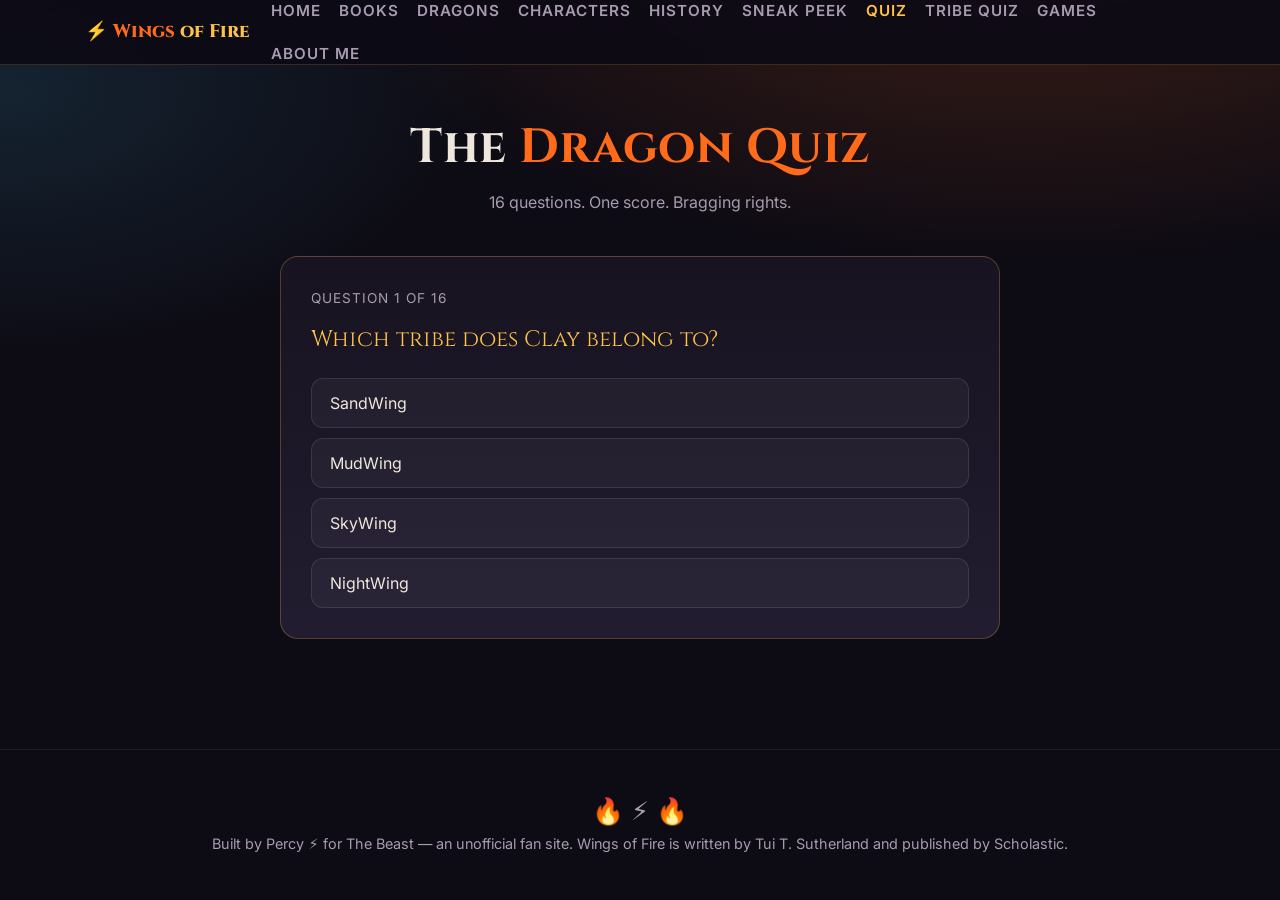
<file: quiz.html>
<!DOCTYPE html>
<html lang="en">
<head>
<meta charset="UTF-8">
<meta name="viewport" content="width=device-width, initial-scale=1.0">
<title>Quiz — Wings of Fire</title>
<link rel="preconnect" href="https://fonts.googleapis.com">
<link rel="preconnect" href="https://fonts.gstatic.com" crossorigin>
<link href="https://fonts.googleapis.com/css2?family=Cinzel:wght@600;700;800&family=Inter:wght@400;500;600;700&display=swap" rel="stylesheet">
<link rel="stylesheet" href="css/style.css?v=2">
</head>
<body>
<nav>
  <div class="nav-inner">
    <div class="logo">⚡ <span>Wings</span> of Fire</div>
    <div class="nav-links">
      <a href="index.html">Home</a>
      <a href="books.html">Books</a>
      <a href="dragons.html">Dragons</a>
      <a href="characters.html">Characters</a>
      <a href="history.html">History</a>
      <a href="sneak-peek.html">Sneak Peek</a>
      <a href="quiz.html" class="active">Quiz</a>
      <a href="tribe-quiz.html">Tribe Quiz</a>
      <a href="games.html">Games</a>
      <a href="about-me.html">About Me</a>
    </div>
  </div>
</nav>

<section style="padding-top:120px;">
  <div class="wrap">
    <h1 class="section-title">The <span>Dragon Quiz</span></h1>
    <p class="section-sub">16 questions. One score. Bragging rights.</p>

    <div class="quiz-box" id="quiz">
      <div class="quiz-progress" id="progress">Question 1 of 16</div>
      <div class="quiz-q" id="qText">Loading…</div>
      <div class="quiz-opts" id="opts"></div>
      <div id="after" style="display:none;">
        <p style="color:var(--muted); margin-top:14px;" id="explain"></p>
        <button class="btn solid" id="nextBtn" style="margin-top:16px;">Next Question →</button>
      </div>
    </div>

    <div class="quiz-box" id="result" style="display:none;">
      <div class="quiz-score">
        <div class="big" id="scoreBig">0/16</div>
        <h2 id="scoreTitle">Dragonlet</h2>
        <p style="color:var(--muted); margin-top:12px;" id="scoreMsg"></p>
        <button class="btn" id="restartBtn" style="margin-top:20px;">Try Again</button>
      </div>
    </div>
  </div>
</section>

<footer>
  <div class="flame">🔥 ⚡ 🔥</div>
  <p>Built by Percy ⚡ for The Beast — an unofficial fan site. Wings of Fire is written by Tui T. Sutherland and published by Scholastic.</p>
</footer>

<noscript><div class="quiz-box" style="max-width:720px;margin:0 auto 20px;text-align:center;">
  <p style="color:var(--ember);font-weight:700;">JavaScript is turned off.</p>
  <p style="color:var(--muted);margin-top:8px;">Enable JavaScript to take the Dragon Quiz.</p>
</div></noscript>
<script src="js/quiz.js?v=2"></script>
<script>
// Watchdog: if the quiz script fails to load, say so instead of hanging on "Loading…"
window.addEventListener("load", function(){
  setTimeout(function(){
    var q = document.getElementById("qText");
    if (q && q.textContent.indexOf("Loading") !== -1) {
      q.innerHTML = '<span style="color:var(--ember)">The quiz script didn\u2019t load.</span> ' +
                    '<span style="color:var(--muted)">Please hard-refresh (Ctrl+Shift+R / Cmd+Shift+R) or reopen the page.</span>';
    }
  }, 2500);
});
</script>
</body>
</html>
</file>
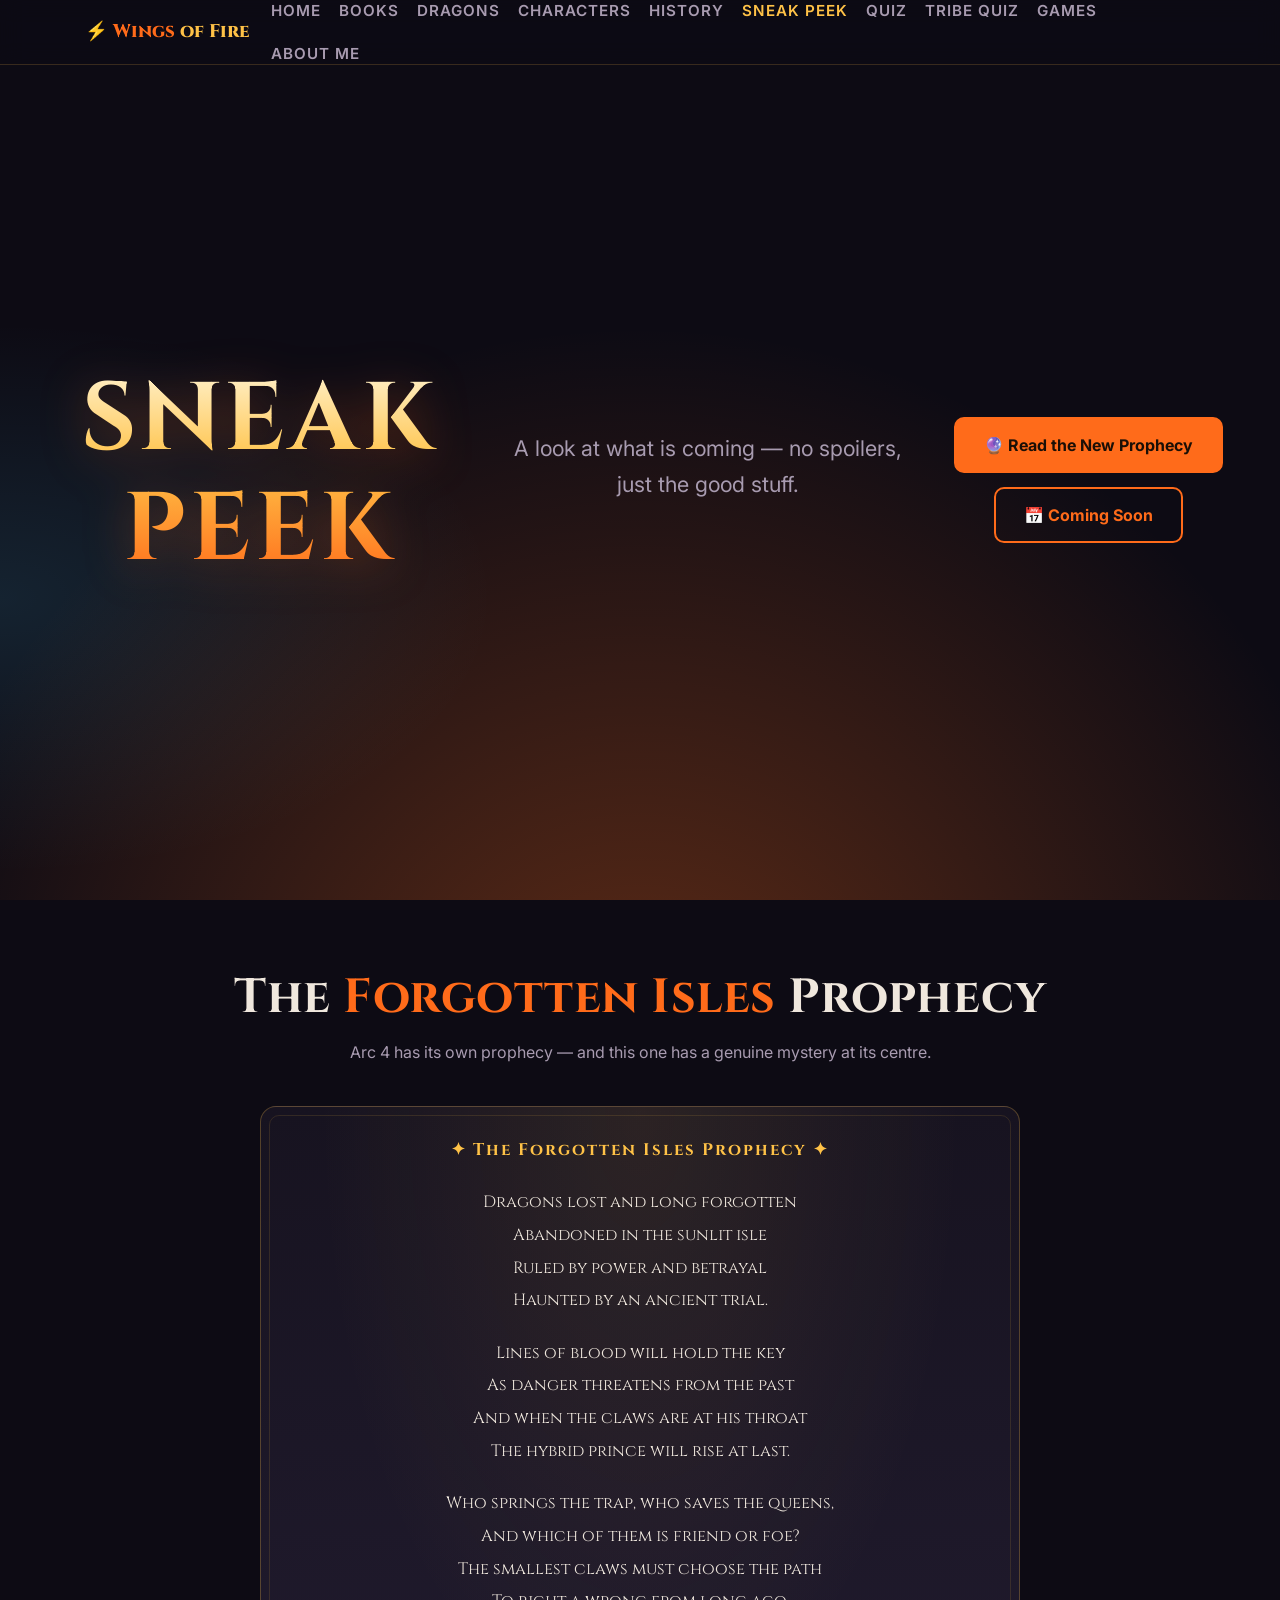
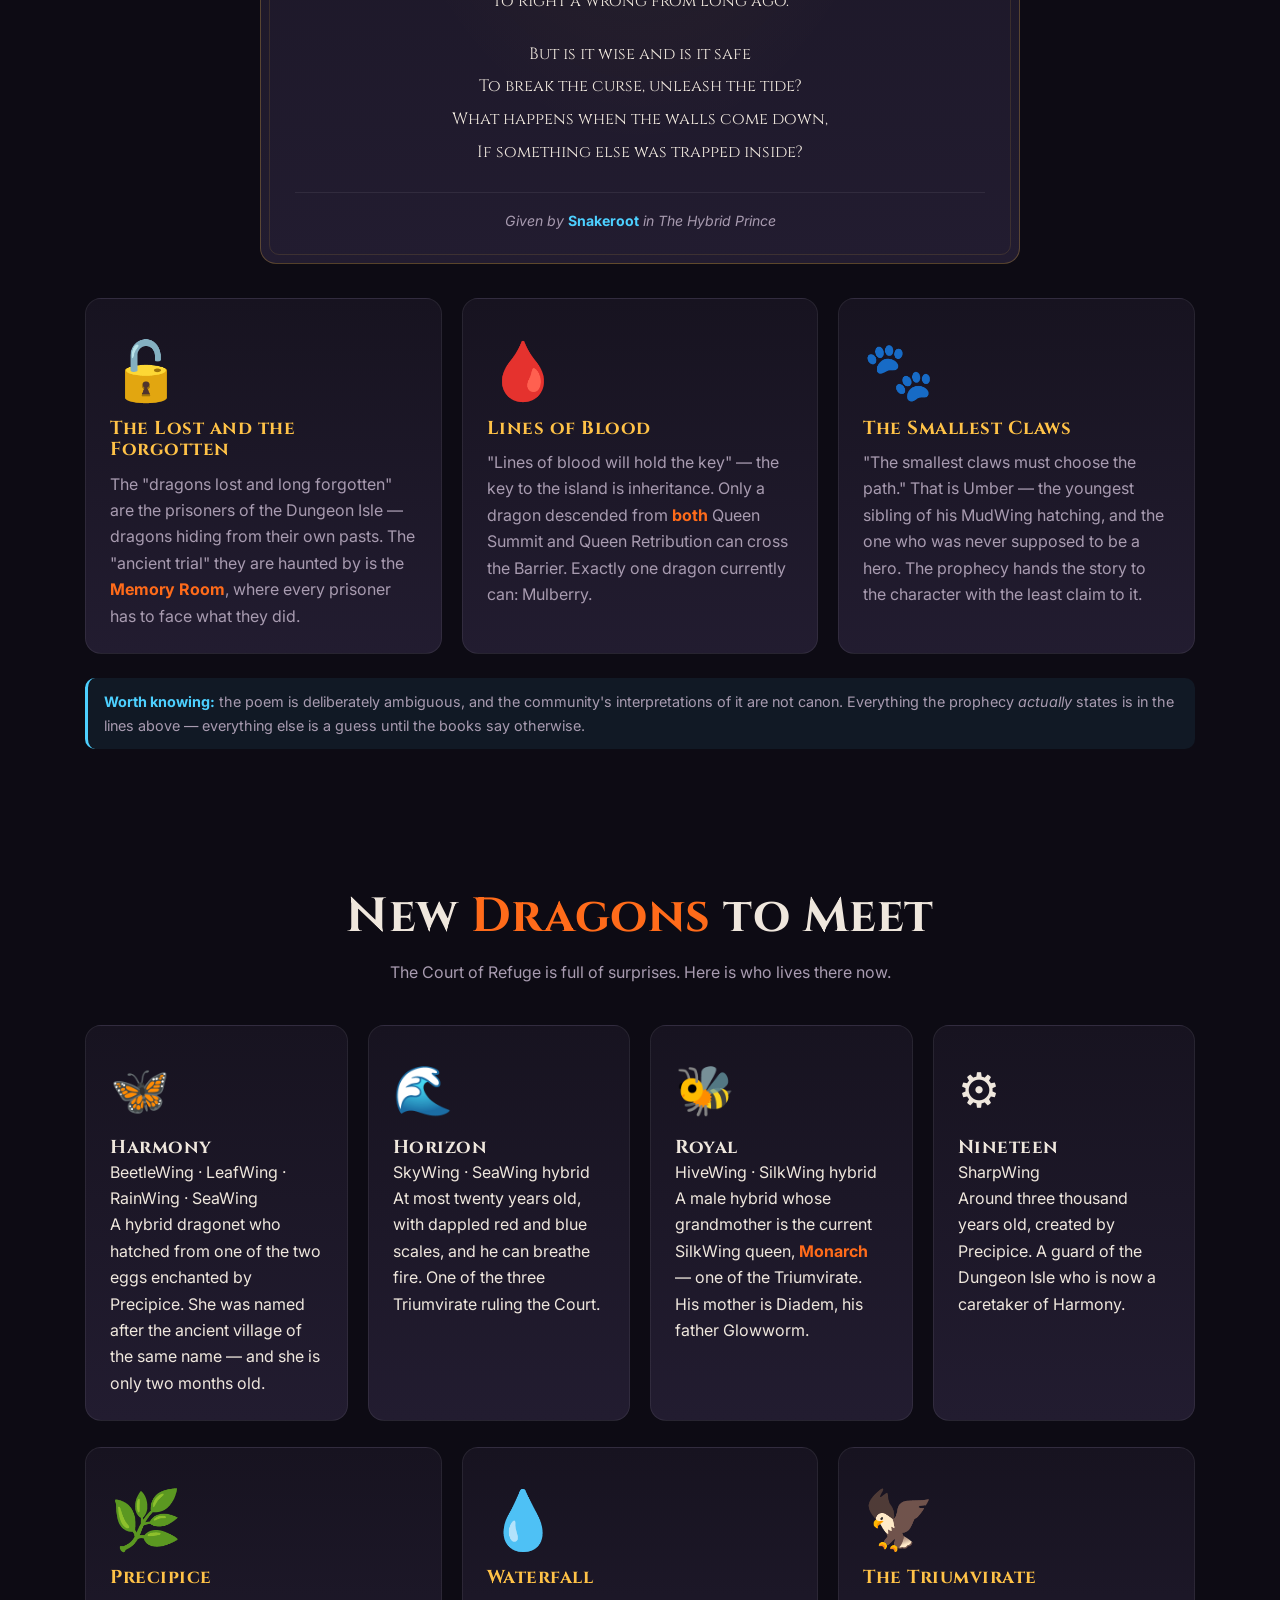
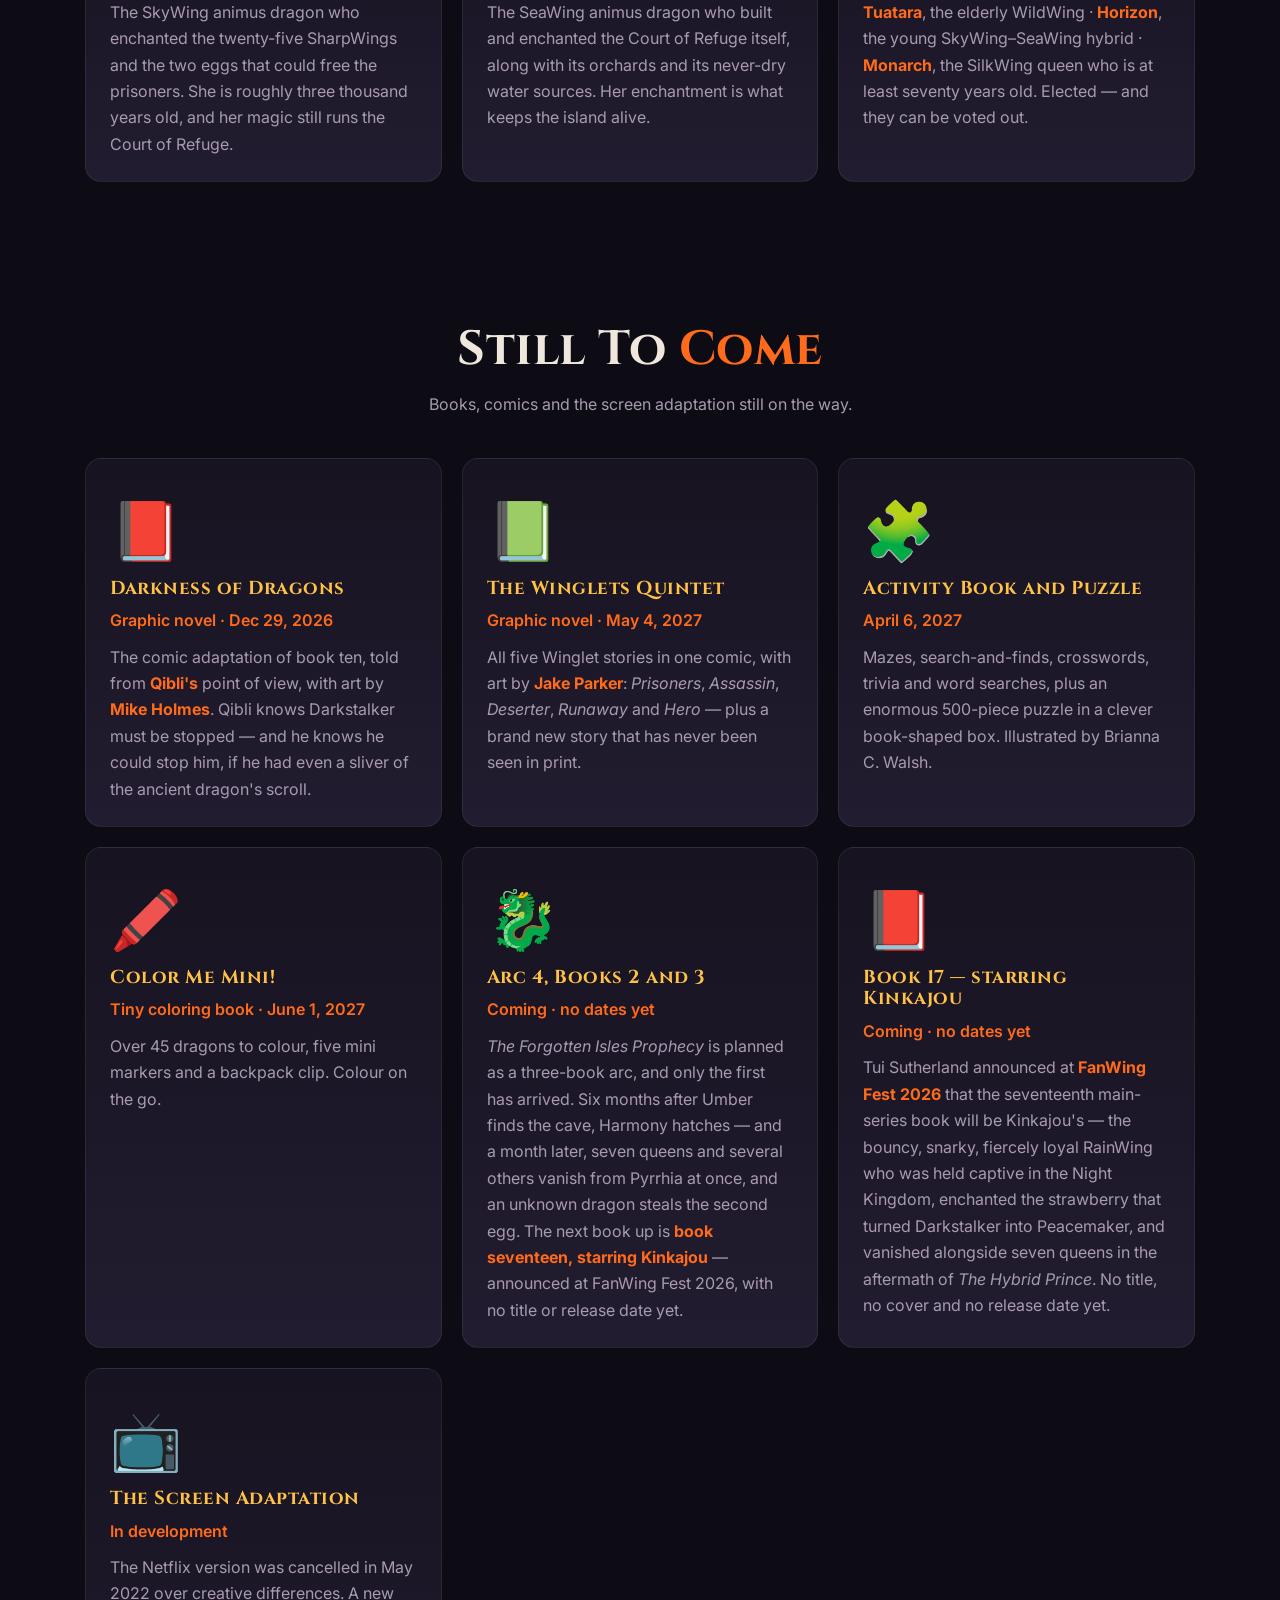
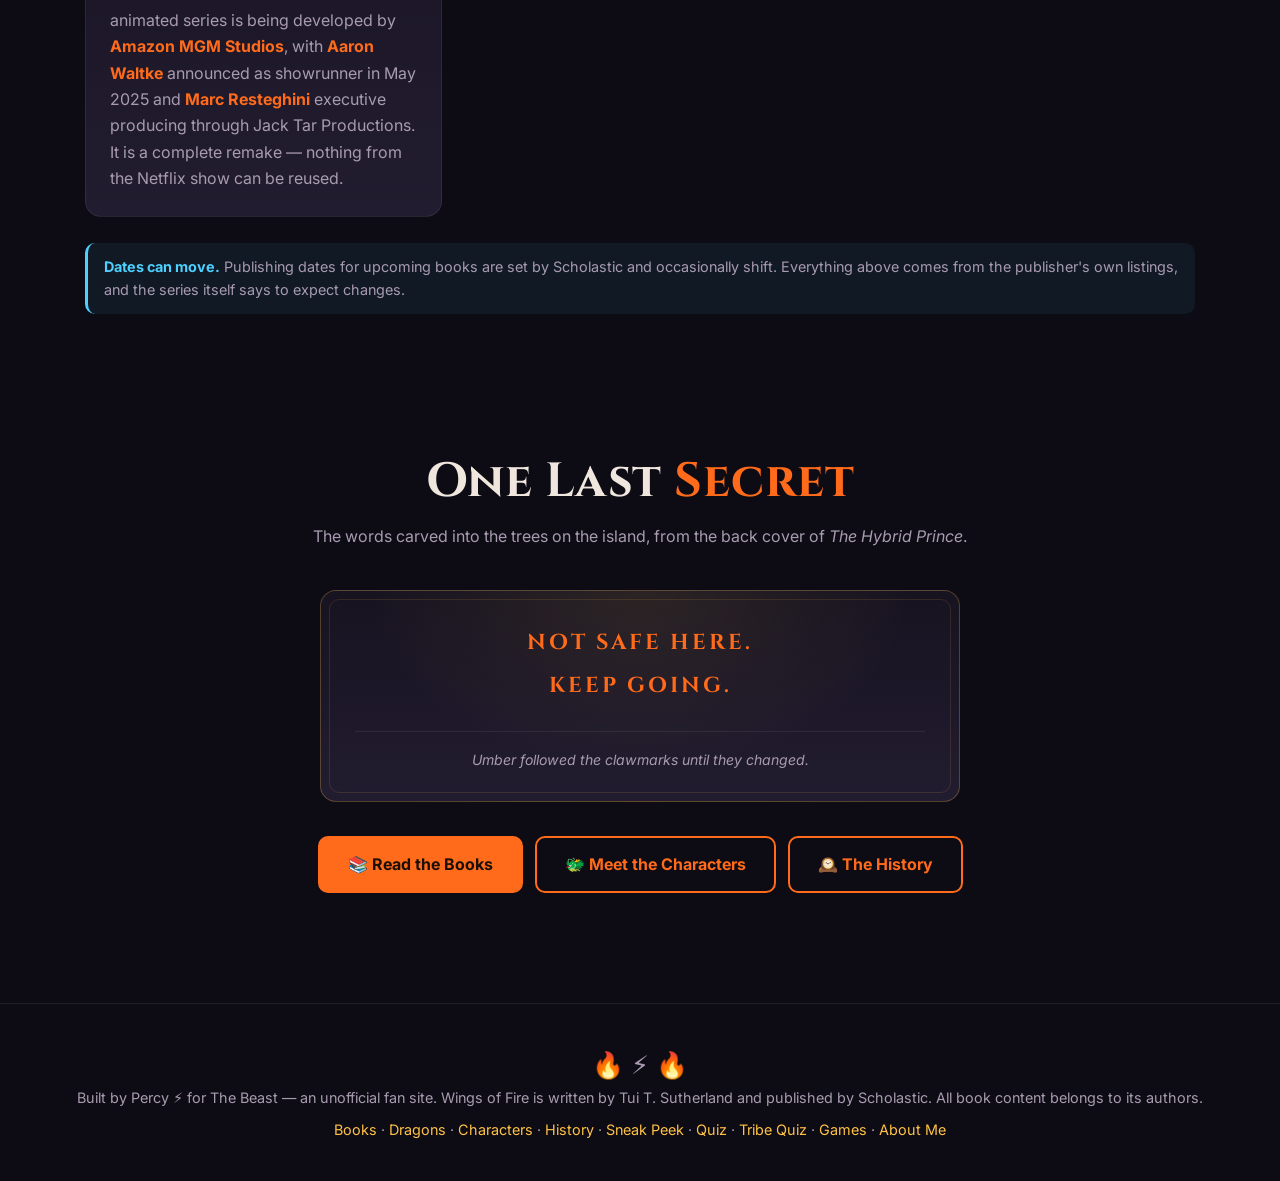
<file: sneak-peek.html>
<!DOCTYPE html>
<html lang="en">
<head>
<meta charset="UTF-8">
<meta name="viewport" content="width=device-width, initial-scale=1.0">
<title>Sneak Peek — Wings of Fire</title>
<meta name="description" content="A spoiler-light sneak peek at what's next in Wings of Fire — the Forgotten Isles Prophecy, the new Arc 4 characters, and every book and adaptation still to come.">
<link rel="preconnect" href="https://fonts.googleapis.com">
<link rel="preconnect" href="https://fonts.gstatic.com" crossorigin>
<link href="https://fonts.googleapis.com/css2?family=Cinzel:wght@600;700;800&family=Inter:wght@400;500;600;700&display=swap" rel="stylesheet">
<link rel="stylesheet" href="css/style.css?v=4">
</head>
<body>
<nav>
  <div class="nav-inner">
    <div class="logo">⚡ <span>Wings</span> of Fire</div>
    <div class="nav-links">
      <a href="index.html">Home</a>
      <a href="books.html">Books</a>
      <a href="dragons.html">Dragons</a>
      <a href="characters.html">Characters</a>
      <a href="history.html">History</a>
      <a href="sneak-peek.html" class="active">Sneak Peek</a>
      <a href="quiz.html">Quiz</a>
      <a href="tribe-quiz.html">Tribe Quiz</a>
      <a href="games.html">Games</a>
      <a href="about-me.html">About Me</a>
    </div>
  </div>
</nav>

<section class="hero">
  <div class="hero-bg"></div>
  <h1>Sneak <span>Peek</span></h1>
  <p class="sub">A look at what is coming — no spoilers, just the good stuff.</p>
  <div class="hero-btns">
    <a href="#prophecy" class="btn solid">🔮 Read the New Prophecy</a>
    <a href="#upcoming" class="btn">📅 Coming Soon</a>
  </div>
</section>

<section id="prophecy">
  <div class="wrap">
    <h2 class="section-title reveal">The <span>Forgotten Isles</span> Prophecy</h2>
    <p class="section-sub reveal">Arc 4 has its own prophecy — and this one has a genuine mystery at its centre.</p>

    <div class="poem-card reveal">
      <div class="poem-head">✦ The Forgotten Isles Prophecy ✦</div>
      <div class="poem-body">
        <p>Dragons lost and long forgotten<br>
        Abandoned in the sunlit isle<br>
        Ruled by power and betrayal<br>
        Haunted by an ancient trial.</p>

        <p>Lines of blood will hold the key<br>
        As danger threatens from the past<br>
        And when the claws are at his throat<br>
        The hybrid prince will rise at last.</p>

        <p>Who springs the trap, who saves the queens,<br>
        And which of them is friend or foe?<br>
        The smallest claws must choose the path<br>
        To right a wrong from long ago.</p>

        <p>But is it wise and is it safe<br>
        To break the curse, unleash the tide?<br>
        What happens when the walls come down,<br>
        If something else was trapped inside?</p>
      </div>
      <div class="poem-foot">Given by <strong style="color:var(--sky)">Snakeroot</strong> in <em>The Hybrid Prince</em></div>
    </div>

    <div class="grid g3" style="margin-top:34px;">
      <div class="card reveal">
        <div class="char-emoji">🔓</div>
        <h3 style="color:var(--gold)">The Lost and the Forgotten</h3>
        <p style="color:var(--muted); margin-top:10px;">The "dragons lost and long forgotten" are the prisoners of the Dungeon Isle — dragons hiding from their own pasts. The "ancient trial" they are haunted by is the <strong style="color:var(--ember)">Memory Room</strong>, where every prisoner has to face what they did.</p>
      </div>
      <div class="card reveal">
        <div class="char-emoji">🩸</div>
        <h3 style="color:var(--gold)">Lines of Blood</h3>
        <p style="color:var(--muted); margin-top:10px;">"Lines of blood will hold the key" — the key to the island is inheritance. Only a dragon descended from <strong style="color:var(--ember)">both</strong> Queen Summit and Queen Retribution can cross the Barrier. Exactly one dragon currently can: Mulberry.</p>
      </div>
      <div class="card reveal">
        <div class="char-emoji">🐾</div>
        <h3 style="color:var(--gold)">The Smallest Claws</h3>
        <p style="color:var(--muted); margin-top:10px;">"The smallest claws must choose the path." That is Umber — the youngest sibling of his MudWing hatching, and the one who was never supposed to be a hero. The prophecy hands the story to the character with the least claim to it.</p>
      </div>
    </div>

    <div class="tl-note reveal" style="margin-top:24px;">
      <strong>Worth knowing:</strong> the poem is deliberately ambiguous, and the community's interpretations of it are not canon. Everything the prophecy <em>actually</em> states is in the lines above — everything else is a guess until the books say otherwise.
    </div>
  </div>
</section>

<section id="newdragons">
  <div class="wrap">
    <h2 class="section-title reveal">New <span>Dragons</span> to Meet</h2>
    <p class="section-sub reveal">The Court of Refuge is full of surprises. Here is who lives there now.</p>

    <div class="grid g4">
      <div class="card reveal">
        <span class="tribe-icon">🦋</span>
        <h3>Harmony</h3>
        <p class="ability">BeetleWing · LeafWing · RainWing · SeaWing</p>
        <p class="home">A hybrid dragonet who hatched from one of the two eggs enchanted by Precipice. She was named after the ancient village of the same name — and she is only two months old.</p>
      </div>
      <div class="card reveal">
        <span class="tribe-icon">🌊</span>
        <h3>Horizon</h3>
        <p class="ability">SkyWing · SeaWing hybrid</p>
        <p class="home">At most twenty years old, with dappled red and blue scales, and he can breathe fire. One of the three Triumvirate ruling the Court.</p>
      </div>
      <div class="card reveal">
        <span class="tribe-icon">🐝</span>
        <h3>Royal</h3>
        <p class="ability">HiveWing · SilkWing hybrid</p>
        <p class="home">A male hybrid whose grandmother is the current SilkWing queen, <strong style="color:var(--ember)">Monarch</strong> — one of the Triumvirate. His mother is Diadem, his father Glowworm.</p>
      </div>
      <div class="card reveal">
        <span class="tribe-icon">⚙️</span>
        <h3>Nineteen</h3>
        <p class="ability">SharpWing</p>
        <p class="home">Around three thousand years old, created by Precipice. A guard of the Dungeon Isle who is now a caretaker of Harmony.</p>
      </div>
    </div>

    <div class="grid g3" style="margin-top:26px;">
      <div class="card reveal">
        <div class="char-emoji">🌿</div>
        <h3 style="color:var(--gold)">Precipice</h3>
        <p style="color:var(--muted); margin-top:10px;">The SkyWing animus dragon who enchanted the twenty-five SharpWings and the two eggs that could free the prisoners. She is roughly three thousand years old, and her magic still runs the Court of Refuge.</p>
      </div>
      <div class="card reveal">
        <div class="char-emoji">💧</div>
        <h3 style="color:var(--gold)">Waterfall</h3>
        <p style="color:var(--muted); margin-top:10px;">The SeaWing animus dragon who built and enchanted the Court of Refuge itself, along with its orchards and its never-dry water sources. Her enchantment is what keeps the island alive.</p>
      </div>
      <div class="card reveal">
        <div class="char-emoji">🦅</div>
        <h3 style="color:var(--gold)">The Triumvirate</h3>
        <p style="color:var(--muted); margin-top:10px;"><strong style="color:var(--ember)">Tuatara</strong>, the elderly WildWing · <strong style="color:var(--ember)">Horizon</strong>, the young SkyWing–SeaWing hybrid · <strong style="color:var(--ember)">Monarch</strong>, the SilkWing queen who is at least seventy years old. Elected — and they can be voted out.</p>
      </div>
    </div>
  </div>
</section>

<section id="upcoming">
  <div class="wrap">
    <h2 class="section-title reveal">Still To <span>Come</span></h2>
    <p class="section-sub reveal">Books, comics and the screen adaptation still on the way.</p>

    <div class="grid g3">
      <div class="card reveal">
        <div class="char-emoji">📕</div>
        <h3 style="color:var(--gold)">Darkness of Dragons</h3>
        <p style="color:var(--muted); margin-top:8px;color:var(--ember);font-weight:600;">Graphic novel · Dec 29, 2026</p>
        <p style="color:var(--muted); margin-top:10px;">The comic adaptation of book ten, told from <strong style="color:var(--ember)">Qibli's</strong> point of view, with art by <strong style="color:var(--ember)">Mike Holmes</strong>. Qibli knows Darkstalker must be stopped — and he knows he could stop him, if he had even a sliver of the ancient dragon's scroll.</p>
      </div>
      <div class="card reveal">
        <div class="char-emoji">📗</div>
        <h3 style="color:var(--gold)">The Winglets Quintet</h3>
        <p style="color:var(--muted); margin-top:8px;color:var(--ember);font-weight:600;">Graphic novel · May 4, 2027</p>
        <p style="color:var(--muted); margin-top:10px;">All five Winglet stories in one comic, with art by <strong style="color:var(--ember)">Jake Parker</strong>: <em>Prisoners</em>, <em>Assassin</em>, <em>Deserter</em>, <em>Runaway</em> and <em>Hero</em> — plus a brand new story that has never been seen in print.</p>
      </div>
      <div class="card reveal">
        <div class="char-emoji">🧩</div>
        <h3 style="color:var(--gold)">Activity Book and Puzzle</h3>
        <p style="color:var(--muted); margin-top:8px;color:var(--ember);font-weight:600;">April 6, 2027</p>
        <p style="color:var(--muted); margin-top:10px;">Mazes, search-and-finds, crosswords, trivia and word searches, plus an enormous 500-piece puzzle in a clever book-shaped box. Illustrated by Brianna C. Walsh.</p>
      </div>
      <div class="card reveal">
        <div class="char-emoji">🖍️</div>
        <h3 style="color:var(--gold)">Color Me Mini!</h3>
        <p style="color:var(--muted); margin-top:8px;color:var(--ember);font-weight:600;">Tiny coloring book · June 1, 2027</p>
        <p style="color:var(--muted); margin-top:10px;">Over 45 dragons to colour, five mini markers and a backpack clip. Colour on the go.</p>
      </div>
      <div class="card reveal">
        <div class="char-emoji">🐉</div>
        <h3 style="color:var(--gold)">Arc 4, Books 2 and 3</h3>
        <p style="color:var(--muted); margin-top:8px;color:var(--ember);font-weight:600;">Coming · no dates yet</p>
        <p style="color:var(--muted); margin-top:10px;"><em>The Forgotten Isles Prophecy</em> is planned as a three-book arc, and only the first has arrived. Six months after Umber finds the cave, Harmony hatches — and a month later, seven queens and several others vanish from Pyrrhia at once, and an unknown dragon steals the second egg. The next book up is <strong style="color:var(--ember)">book seventeen, starring Kinkajou</strong> — announced at FanWing Fest 2026, with no title or release date yet.</p>
      </div>
      <div class="card reveal">
        <div class="char-emoji">📕</div>
        <h3 style="color:var(--gold)">Book 17 — starring Kinkajou</h3>
        <p style="color:var(--muted); margin-top:8px;color:var(--ember);font-weight:600;">Coming · no dates yet</p>
        <p style="color:var(--muted); margin-top:10px;">Tui Sutherland announced at <strong style="color:var(--ember)">FanWing Fest 2026</strong> that the seventeenth main-series book will be Kinkajou's — the bouncy, snarky, fiercely loyal RainWing who was held captive in the Night Kingdom, enchanted the strawberry that turned Darkstalker into Peacemaker, and vanished alongside seven queens in the aftermath of <em>The Hybrid Prince</em>. No title, no cover and no release date yet.</p>
      </div>
      <div class="card reveal">
        <div class="char-emoji">📺</div>
        <h3 style="color:var(--gold)">The Screen Adaptation</h3>
        <p style="color:var(--muted); margin-top:8px;color:var(--ember);font-weight:600;">In development</p>
        <p style="color:var(--muted); margin-top:10px;">The Netflix version was cancelled in May 2022 over creative differences. A new animated series is being developed by <strong style="color:var(--ember)">Amazon MGM Studios</strong>, with <strong style="color:var(--ember)">Aaron Waltke</strong> announced as showrunner in May 2025 and <strong style="color:var(--ember)">Marc Resteghini</strong> executive producing through Jack Tar Productions. It is a complete remake — nothing from the Netflix show can be reused.</p>
      </div>
    </div>

    <div class="tl-note reveal" style="margin-top:26px;">
      <strong>Dates can move.</strong> Publishing dates for upcoming books are set by Scholastic and occasionally shift. Everything above comes from the publisher's own listings, and the series itself says to expect changes.
    </div>
  </div>
</section>

<section id="magic">
  <div class="wrap">
    <h2 class="section-title reveal">One Last <span>Secret</span></h2>
    <p class="section-sub reveal">The words carved into the trees on the island, from the back cover of <em>The Hybrid Prince</em>.</p>

    <div class="poem-card reveal" style="max-width:640px;margin:0 auto;">
      <div class="poem-body" style="text-align:center;font-size:1.35rem;letter-spacing:3px;color:var(--ember);font-weight:700;line-height:2;">
        NOT SAFE HERE.<br>
        KEEP GOING.
      </div>
      <div class="poem-foot">Umber followed the clawmarks until they changed.</div>
    </div>

    <div style="text-align:center;margin-top:34px;display:flex;gap:12px;justify-content:center;flex-wrap:wrap;">
      <a href="books.html" class="btn solid">📚 Read the Books</a>
      <a href="characters.html" class="btn">🐲 Meet the Characters</a>
      <a href="history.html" class="btn">🕰️ The History</a>
    </div>
  </div>
</section>

<footer>
  <div class="flame">🔥 ⚡ 🔥</div>
  <p>Built by Percy ⚡ for The Beast — an unofficial fan site. Wings of Fire is written by Tui T. Sutherland and published by Scholastic. All book content belongs to its authors.</p>
  <p style="margin-top:8px;"><a href="books.html">Books</a> · <a href="dragons.html">Dragons</a> · <a href="characters.html">Characters</a> · <a href="history.html">History</a> · <a href="sneak-peek.html">Sneak Peek</a> · <a href="quiz.html">Quiz</a> · <a href="tribe-quiz.html">Tribe Quiz</a> · <a href="games.html">Games</a> · <a href="about-me.html">About Me</a></p>
</footer>

<script src="js/main.js?v=4"></script>
</body>
</html>
</file>
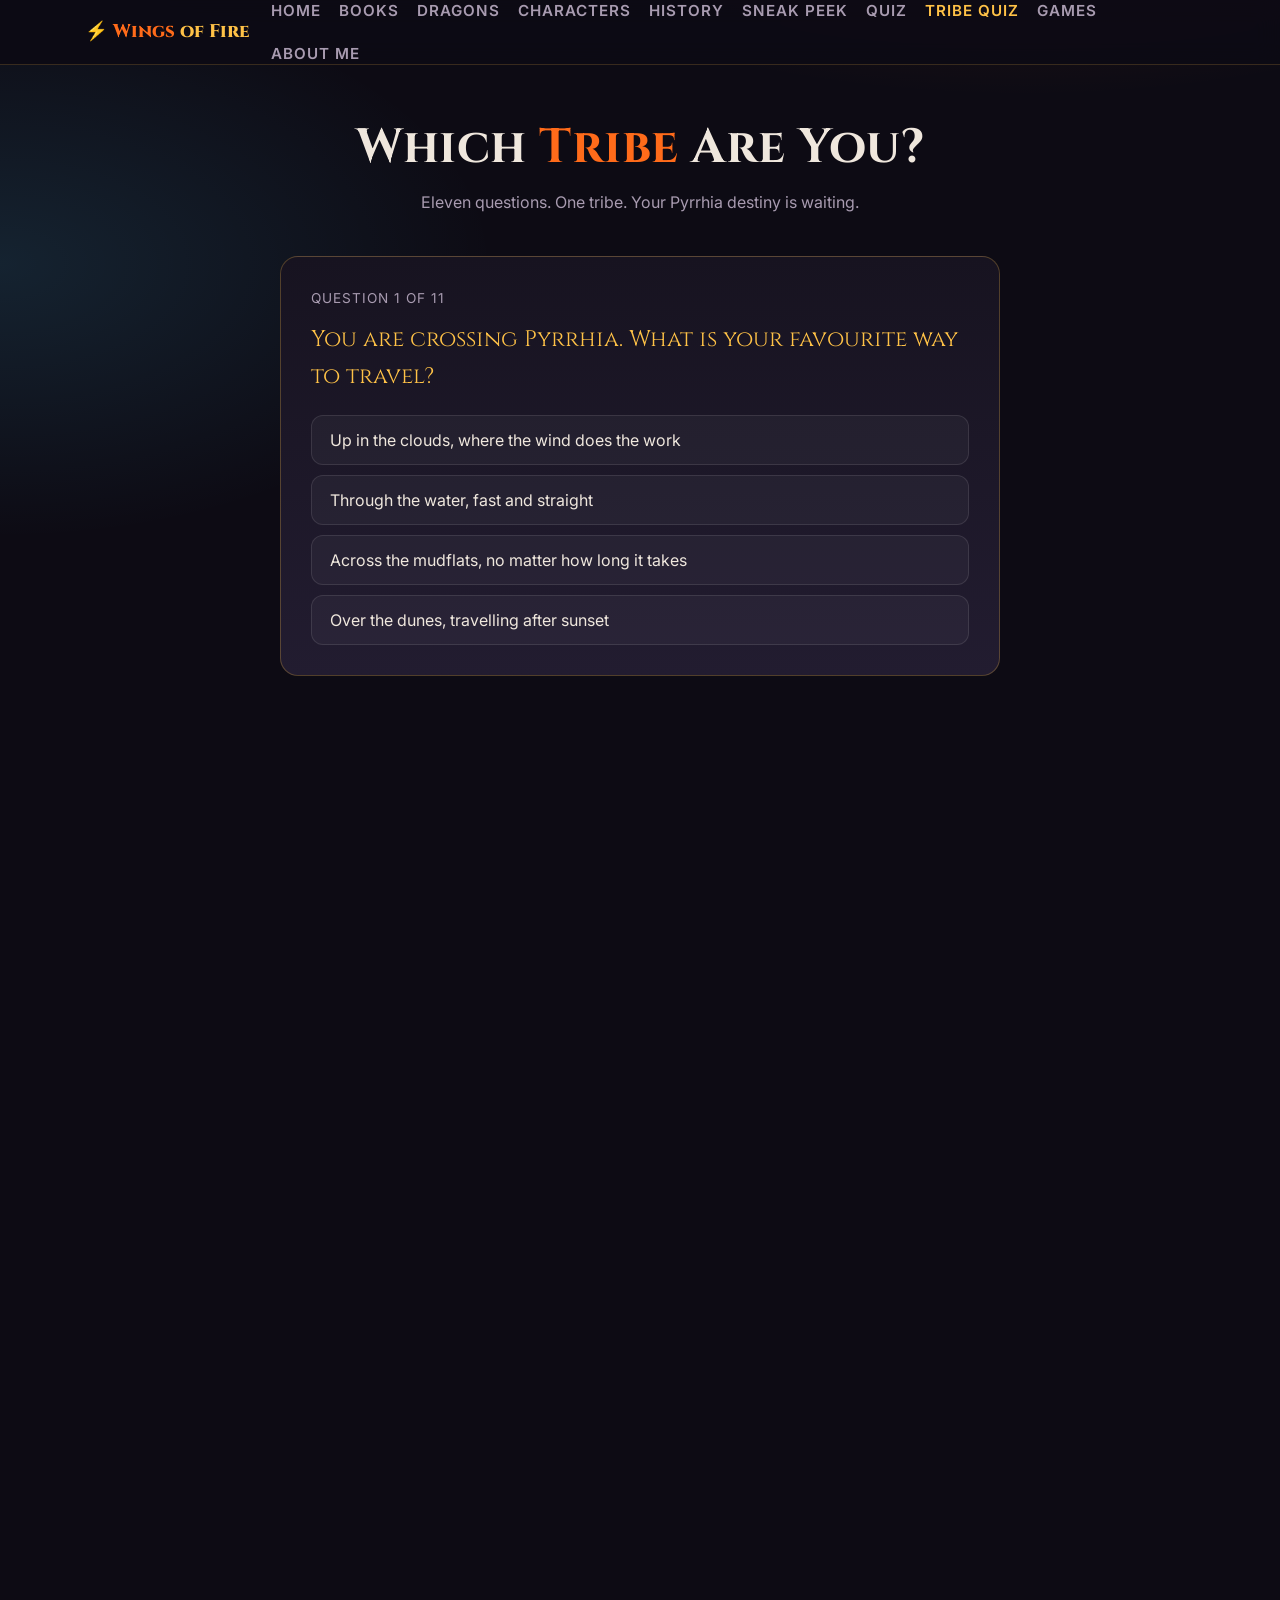
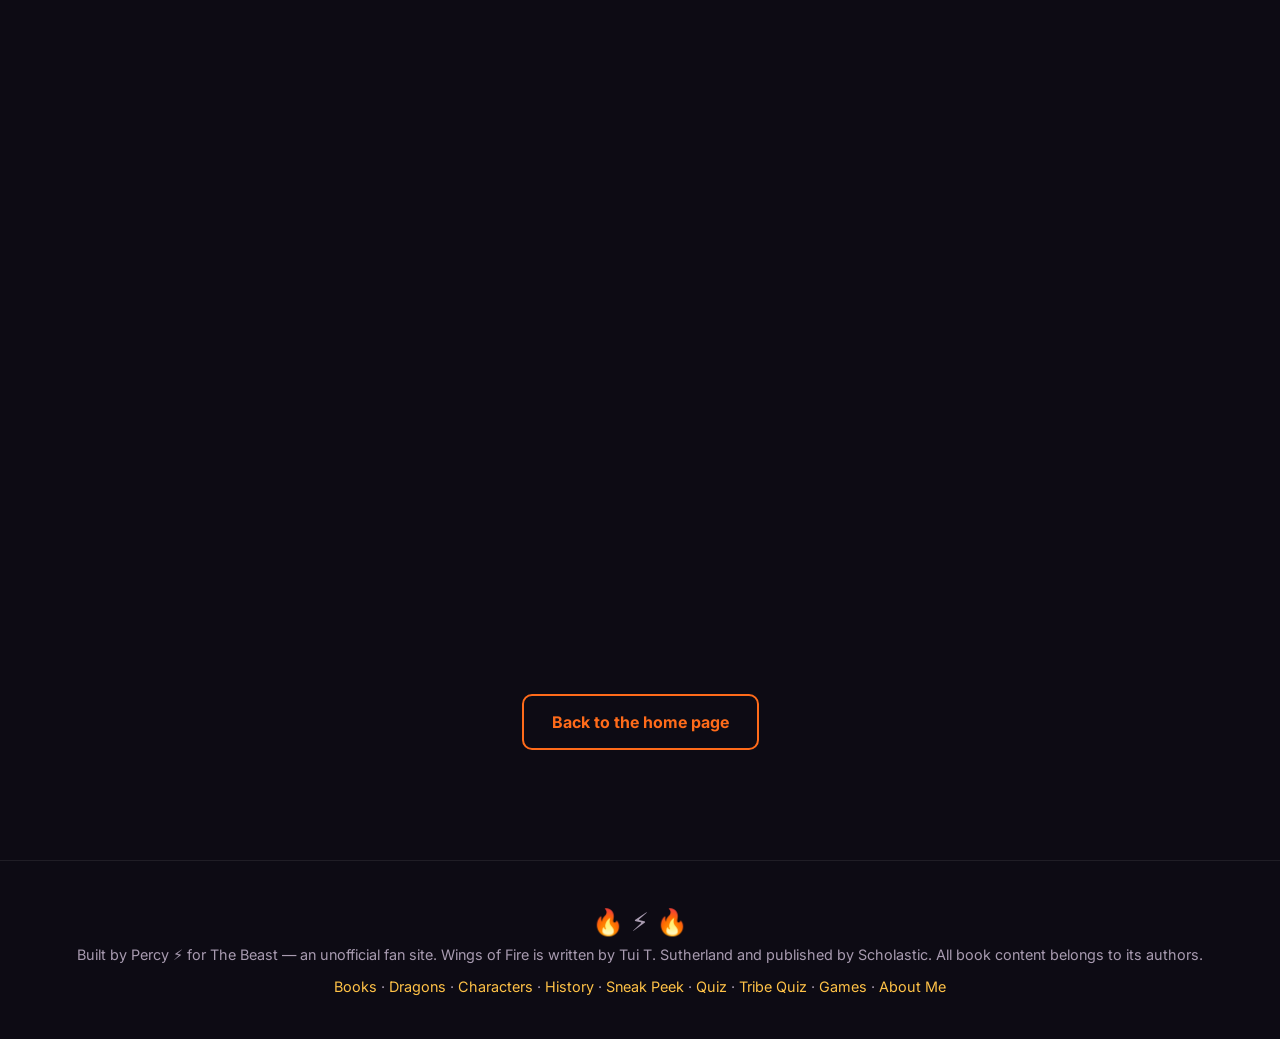
<file: tribe-quiz.html>
<!DOCTYPE html>
<html lang="en">
<head>
<meta charset="UTF-8">
<meta name="viewport" content="width=device-width, initial-scale=1.0">
<title>Which Tribe Are You? — Wings of Fire</title>
<meta name="description" content="Take the Wings of Fire tribe quiz and find out whether you're a SeaWing, MudWing, SandWing, SkyWing, NightWing, IceWing, RainWing, LeafWing, SilkWing, HiveWing or WildWing. Plus a sneak peek of the newest arc.">
<link rel="preconnect" href="https://fonts.googleapis.com">
<link rel="preconnect" href="https://fonts.gstatic.com" crossorigin>
<link href="https://fonts.googleapis.com/css2?family=Cinzel:wght@600;700;800&family=Inter:wg4,500,600,700&display=swap" rel="stylesheet">
<link rel="stylesheet" href="css/style.css?v=2">
</head>
<body>
<nav>
  <div class="nav-inner">
    <div class="logo">⚡ <span>Wings</span> of Fire</div>
    <div class="nav-links">
      <a href="index.html">Home</a>
      <a href="books.html">Books</a>
      <a href="dragons.html">Dragons</a>
      <a href="characters.html">Characters</a>
      <a href="history.html">History</a>
      <a href="sneak-peek.html">Sneak Peek</a>
      <a href="quiz.html">Quiz</a>
      <a href="tribe-quiz.html" class="active">Tribe Quiz</a>
      <a href="games.html">Games</a>
      <a href="about-me.html">About Me</a>
    </div>
  </div>
</nav>

<section style="padding-top:120px;">
  <div class="wrap">
    <h1 class="section-title">Which <span>Tribe</span> Are You?</h1>
    <p class="section-sub">Eleven questions. One tribe. Your Pyrrhia destiny is waiting.</p>

    <div class="quiz-box" id="tQuiz">
      <div class="quiz-progress" id="tProgress">Question 1 of 11</div>
      <div class="quiz-q" id="tQuestion">Loading…</div>
      <div class="quiz-opts" id="tOpts"></div>
      <button class="btn solid" id="tNext" style="display:none; margin-top:18px;">Next Question →</button>
    </div>

    <div class="quiz-box" id="tResult" style="display:none;">
      <div class="quiz-score">
        <div style="font-size:4rem; line-height:1;" id="tEmoji">🐉</div>
        <h2 id="tName" style="margin-top:8px;">You are a…</h2>
        <div style="color:var(--sky);font-weight:700;font-size:.9rem;letter-spacing:1px;text-transform:uppercase;margin-top:8px;" id="tMatch"></div>
        <p style="color:var(--muted); margin-top:14px;" id="tDesc"></p>
        <div id="tRows" style="margin-top:18px;text-align:left;"></div>
        <div style="display:flex;gap:12px;justify-content:center;flex-wrap:wrap;margin-top:22px;">
          <button class="btn solid" id="tAgain">Try Again</button>
          <a class="btn" href="dragons.html">Learn about the tribes</a>
          <a class="btn" href="quiz.html">Take the lore quiz</a>
        </div>
      </div>
    </div>
  </div>
</section>

<section>
  <div class="wrap">
    <h2 class="section-title reveal">Sneak <span>Peek</span></h2>
    <p class="section-sub reveal">A first look at the newest arc — and what's coming next on this site.</p>

    <div class="grid g3">
      <div class="card reveal">
        <div class="char-emoji">🐉</div>
        <h3 style="color:var(--gold)">Arc 4 has started</h3>
        <p style="color:var(--muted); margin-top:10px;"><strong style="color:var(--ember)">The Forgotten Isles Prophecy</strong> opened with <em>The Hybrid Prince</em> in March 2026, and two more books are planned. Two MudWings flee Jade Mountain Academy after a tragedy and end up on the Dungeon Isle, where a hybrid dragon named Mulberry pulls them out of the sea.</p>
        <p style="color:var(--muted); margin-top:10px;">The Court of Refuge is nothing like Pyrrhia. It was built and enchanted by the animus dragon <strong style="color:var(--ember)">Waterfall</strong>, and twenty-five metal SharpWings — created by Precipice more than three thousand years ago — guard it. They record the name of every prisoner who enters, along with a category number, and stop anyone trying to cross the Barrier.</p>
        <p style="margin-top:12px;"><a href="books.html" style="color:var(--ember);">See the reading order →</a></p>
      </div>

      <div class="card reveal">
        <div class="char-emoji">🧩</div>
        <h3 style="color:var(--gold)">Who's already on the Island</h3>
        <p style="color:var(--muted); margin-top:10px;"><strong style="color:var(--ember)">Beryl</strong> is a SkyWing queen and herbalist who once advised Scarlet and Firestorm, and she used to rule the Dungeon Isle with her partner <strong style="color:var(--ember)">Snakeroot</strong> — a LeafWing–NightWing hybrid with foresight. Their son Mulberry is the hybrid prince himself: SkyWing, LeafWing and NightWing all at once, and the only dragon who can cross the Barrier.</p>
        <p style="color:var(--muted); margin-top:10px;">But the rule is changing. Beryl and Snakeroot are now prisoners of the Court of Refuge, and the WildWings who live there are run by the elected Triumvirate. Aurora, an IceWing–SkyWing hybrid who breathes blue fire, sings at the Northern Lights concerts with her drummer brother Borealis — and Borealis was working secretly with a group of rebel dragons to overthrow the throne.</p>
        <p style="margin-top:12px;"><a href="characters.html" style="color:var(--ember);">Meet the Arc 4 cast →</a></p>
      </div>

      <div class="card reveal">
        <div class="char-emoji">🗡️</div>
        <h3 style="color:var(--gold)">Coming to this site</h3>
        <p style="color:var(--muted); margin-top:10px;">The site keeps growing. Next up:</p>
        <ul style="color:var(--muted); margin:12px 0 0 18px; font-size:.93rem;">
          <li style="margin-bottom:8px;">A <strong style="color:var(--ember)">design-your-own-dragon</strong> builder — pick a tribe, pick your wings, scales and talent.</li>
          <li style="margin-bottom:8px;">More <strong style="color:var(--ember)">mini-games</strong> to add to the Games page — <a href="games.html" style="color:var(--ember);">Dragon Flight</a> and <a href="games.html" style="color:var(--ember);">Tribe Match</a> are live now.</li>
          <li style="margin-bottom:8px;"><strong style="color:var(--ember)">More quiz questions</strong> and a favourite-dragon section.</li>
          <li>Deep dives on every Legend and Winglet.</li>
        </ul>
        <p style="color:var(--muted); margin-top:14px;">Want to help shape it? Say what you want next and Percy will build it.</p>
      </div>
    </div>
  </div>
</section>

<section>
  <div class="wrap">
    <h2 class="section-title reveal">Already <span>Know</span> Your Tribes?</h2>
    <p class="section-sub reveal">There is more on this site than just the quiz.</p>
    <div class="grid g4">
      <div class="card reveal"><span class="tribe-icon">📚</span><h3>Books</h3><p class="ability">16 main books · 5 Winglets · 2 Legends</p><p class="home">Every date and protagonist</p></div>
      <div class="card reveal"><span class="tribe-icon">🗺️</span><h3>Dragons</h3><p class="ability">Every tribe and every power</p><p class="home">Pyrrhia, Pantala and the Dungeon Isle</p></div>
      <div class="card reveal"><span class="tribe-icon">🐲</span><h3>Characters</h3><p class="ability">Heroes, queens and villains</p><p class="home">Arc 1 through Arc 4</p></div>
      <div class="card reveal"><span class="tribe-icon">🧠</span><h3>The Quiz</h3><p class="ability">16 lore questions</p><p class="home">See how much you remember</p></div>
    </div>
    <div style="text-align:center; margin-top:28px;">
      <a href="index.html" class="btn">Back to the home page</a>
    </div>
  </div>
</section>

<footer>
  <div class="flame">🔥 ⚡ 🔥</div>
  <p>Built by Percy ⚡ for The Beast — an unofficial fan site. Wings of Fire is written by Tui T. Sutherland and published by Scholastic. All book content belongs to its authors.</p>
  <p style="margin-top:8px;"><a href="books.html">Books</a> · <a href="dragons.html">Dragons</a> · <a href="characters.html">Characters</a> · <a href="history.html">History</a> · <a href="sneak-peek.html">Sneak Peek</a> · <a href="quiz.html">Quiz</a> · <a href="tribe-quiz.html">Tribe Quiz</a> · <a href="games.html">Games</a> · <a href="about-me.html">About Me</a></p>
</footer>

<noscript><div class="quiz-box" style="max-width:720px;margin:0 auto 20px;text-align:center;">
  <p style="color:var(--ember);font-weight:700;">JavaScript is turned off.</p>
  <p style="color:var(--muted);margin-top:8px;">Enable JavaScript to find out which tribe you are.</p>
</div></noscript>
<script src="js/tribequiz.js?v=1"></script>
<script>
// Watchdog: if the script fails to load, say so instead of hanging on "Loading…"
window.addEventListener("load", function(){
  setTimeout(function(){
    var q = document.getElementById("tQuestion");
    if (q && q.textContent.indexOf("Loading") !== -1) {
      q.innerHTML = '<span style="color:var(--ember)">The tribe quiz script didn\u2019t load.</span> ' +
                    '<span style="color:var(--muted)">Please hard-refresh (Ctrl+Shift+R / Cmd+Shift+R) or reopen the page.</span>';
    }
  }, 2500);
});
</script>
</body>
</html>
</file>
<file: css/style.css>
/* ============================================
   WINGS OF FIRE — Percy's Dragon Fan Site
   ============================================ */
:root {
  --ember: #ff6b1a;
  --ember-dark: #d4460a;
  --gold: #ffc247;
  --ash: #0d0b14;
  --ash-2: #171320;
  --ash-3: #221c30;
  --text: #efe7dd;
  --muted: #a89bb0;
  --sky: #4dd0ff;
  --scale: rgba(255, 255, 255, 0.06);
}

* { margin: 0; padding: 0; box-sizing: border-box; }

html { scroll-behavior: smooth; }

body {
  font-family: 'Inter', 'Segoe UI', system-ui, sans-serif;
  background:
    radial-gradient(1200px 600px at 80% -10%, rgba(255, 107, 26, 0.22), transparent 60%),
    radial-gradient(900px 500px at 0% 10%, rgba(77, 208, 255, 0.12), transparent 55%),
    var(--ash);
  color: var(--text);
  line-height: 1.65;
  min-height: 100vh;
  overflow-x: hidden;
}

h1, h2, h3, h4 {
  font-family: 'Cinzel', 'Georgia', 'Times New Roman', serif;
  font-weight: 700; line-height: 1.15; letter-spacing: 0.5px;
}

a { color: var(--gold); text-decoration: none; }
a:hover { color: var(--ember); }

.wrap { max-width: 1150px; margin: 0 auto; padding: 0 20px; }

/* NAV */
nav {
  position: fixed; top: 0; left: 0; right: 0; z-index: 100;
  background: rgba(13, 11, 20, 0.9);
  backdrop-filter: blur(12px);
  border-bottom: 1px solid rgba(255, 194, 71, 0.18);
}
.nav-inner {
  max-width: 1150px; margin: 0 auto; padding: 0 20px;
  display: flex; align-items: center; gap: 22px; height: 64px;
}
.logo {
  font-family: 'Cinzel', Georgia, serif; font-size: 1.15rem; font-weight: 800;
  color: var(--gold); white-space: nowrap;
}
.logo span { color: var(--ember); }
.nav-links { display: flex; gap: 18px; flex-wrap: wrap; }
.nav-links a {
  color: var(--muted); font-size: 0.95rem; font-weight: 600;
  text-transform: uppercase; letter-spacing: 1px; transition: color .2s;
}
.nav-links a:hover, .nav-links a.active { color: var(--gold); }
.nav-toggle { display: none; }

/* HERO */
.hero {
  min-height: 100vh; display: flex; align-items: center; justify-content: center;
  text-align: center; position: relative; padding: 120px 20px 60px;
}
.hero-bg {
  position: absolute; inset: 0; z-index: -1;
  background: radial-gradient(circle at 50% 120%, rgba(255,107,26,.35), transparent 60%);
}
.hero h1 {
  font-size: clamp(2.6rem, 9vw, 6rem);
  text-transform: uppercase;
  letter-spacing: 4px;
  background: linear-gradient(180deg, #fff3d0 0%, var(--gold) 45%, var(--ember) 100%);
  -webkit-background-clip: text; background-clip: text; color: transparent;
  filter: drop-shadow(0 6px 24px rgba(255, 107, 26, 0.35));
  margin-bottom: 10px;
}
.hero .sub { font-size: clamp(1rem, 2.5vw, 1.35rem); color: var(--muted); margin-bottom: 26px; }
.hero .tag {
  display: inline-block; padding: 6px 16px; border-radius: 999px;
  border: 1px solid var(--ember); color: var(--ember);
  font-size: 0.8rem; letter-spacing: 2px; text-transform: uppercase; margin-bottom: 22px;
}
.hero-btns { display: flex; gap: 14px; justify-content: center; flex-wrap: wrap; }
.btn {
  padding: 13px 28px; border-radius: 10px; font-weight: 700; font-size: 1rem;
  border: 2px solid var(--ember); color: var(--ember); background: transparent;
  cursor: pointer; transition: all .2s; display: inline-block;
}
.btn:hover { background: var(--ember); color: #1b0f06; transform: translateY(-2px); }
.btn.solid { background: var(--ember); color: #1b0f06; }
.btn.solid:hover { background: var(--gold); border-color: var(--gold); }

/* DRAGON SILHOUETTES */
.dragon-row { display: flex; justify-content: center; gap: 18px; margin-top: 44px; flex-wrap: wrap; }
.dragon-row span {
  font-size: 2.6rem; filter: drop-shadow(0 6px 14px rgba(0,0,0,.6));
  animation: float 4s ease-in-out infinite;
}
.dragon-row span:nth-child(2) { animation-delay: .4s; }
.dragon-row span:nth-child(3) { animation-delay: .8s; }
.dragon-row span:nth-child(4) { animation-delay: 1.2s; }
.dragon-row span:nth-child(5) { animation-delay: 1.6s; }
.dragon-row span:nth-child(6) { animation-delay: 2s; }
@keyframes float {
  0%,100% { transform: translateY(0) rotate(-3deg); }
  50% { transform: translateY(-14px) rotate(3deg); }
}

/* SECTIONS */
section { padding: 70px 0; }
.section-title { text-align: center; margin-bottom: 14px; font-size: clamp(2rem, 5vw, 3rem); }
.section-title span { color: var(--ember); }
.section-sub { text-align: center; color: var(--muted); margin-bottom: 40px; }

.card {
  background: linear-gradient(180deg, var(--ash-2), var(--ash-3));
  border: 1px solid rgba(255,255,255,.07);
  border-radius: 16px; padding: 24px;
  transition: transform .25s, border-color .25s, box-shadow .25s;
}
.card:hover {
  transform: translateY(-6px);
  border-color: rgba(255, 194, 71, 0.45);
  box-shadow: 0 14px 40px rgba(0,0,0,.5);
}
.grid { display: grid; gap: 20px; }
.g3 { grid-template-columns: repeat(auto-fit, minmax(280px, 1fr)); }
.g2 { grid-template-columns: repeat(auto-fit, minmax(340px, 1fr)); }
.g4 { grid-template-columns: repeat(auto-fit, minmax(230px, 1fr)); }

/* ARC CARDS */
.arc-card { position: relative; overflow: hidden; }
.arc-card .arc-no {
  font-family: 'Cinzel', Georgia, serif; font-size: 3rem; font-weight: 800;
  color: rgba(255,194,71,.15); position: absolute; top: 6px; right: 16px;
}
.arc-card h3 { color: var(--gold); margin-bottom: 6px; }
.arc-card p { color: var(--muted); font-size: .95rem; }
.arc-card ul { margin: 12px 0 0 18px; color: var(--muted); font-size: .92rem; }
.arc-card ul li::marker { color: var(--ember); }

/* BOOK CARDS */
.book-card { display: flex; gap: 16px; align-items: flex-start; }
.book-num {
  flex: 0 0 46px; height: 46px; border-radius: 12px;
  background: linear-gradient(135deg, var(--ember), var(--ember-dark));
  display: grid; place-items: center; font-weight: 700; font-family: 'Cinzel', Georgia, serif;
  font-size: 1.15rem; color: #fff;
}
.book-card h3 { font-size: 1.2rem; color: var(--gold); }
.book-card .meta { font-size: .82rem; color: var(--muted); text-transform: uppercase; letter-spacing: 1px; }
.book-card p { font-size: .95rem; color: var(--muted); margin-top: 6px; }
.pill {
  display: inline-block; padding: 3px 10px; border-radius: 999px; font-size: .72rem;
  letter-spacing: 1px; text-transform: uppercase; font-weight: 700; margin-left: 6px;
}
.pill.gn { background: rgba(77,208,255,.16); color: var(--sky); border: 1px solid rgba(77,208,255,.4); }
.pill.leg { background: rgba(255,194,71,.16); color: var(--gold); border: 1px solid rgba(255,194,71,.4); }
.pill.wl { background: rgba(255,107,26,.16); color: var(--ember); border: 1px solid rgba(255,107,26,.4); }

/* TRIBE CARDS */
.tribe-icon { font-size: 3rem; display: block; margin-bottom: 8px; }
.tribe-card h3 { color: var(--gold); }
.tribe-card p { color: var(--muted); font-size: .93rem; margin-top: 8px; }
.tribe-card .ability { margin-top: 12px; font-size: .88rem; color: var(--sky); }
.tribe-card .home { margin-top: 4px; font-size: .88rem; color: var(--muted); }

/* CHARACTERS */
.char-card { text-align: center; }
.char-emoji { font-size: 3.6rem; }
.char-card h3 { color: var(--gold); margin-top: 6px; }
.char-card .tribe { font-size: .8rem; text-transform: uppercase; letter-spacing: 1px; color: var(--ember); }
.char-card p { color: var(--muted); font-size: .93rem; margin-top: 10px; }

/* QUIZ */
.quiz-box {
  background: linear-gradient(180deg, var(--ash-2), var(--ash-3));
  border: 1px solid rgba(255,194,71,.25); border-radius: 18px; padding: 30px; max-width: 720px; margin: 0 auto;
}
.quiz-q { font-family: 'Cinzel', Georgia, serif; font-size: 1.4rem; margin-bottom: 20px; color: var(--gold); }
.quiz-opts { display: grid; gap: 10px; }
.quiz-opts button {
  text-align: left; padding: 14px 18px; border-radius: 12px; font-size: 1rem;
  background: rgba(255,255,255,.04); border: 1px solid rgba(255,255,255,.1);
  color: var(--text); cursor: pointer; transition: all .18s; font-family: inherit;
}
.quiz-opts button:hover { background: rgba(255,107,26,.14); border-color: var(--ember); }
.quiz-opts button.correct { background: rgba(80,220,120,.2); border-color: #50dc78; }
.quiz-opts button.wrong { background: rgba(255,80,80,.2); border-color: #ff5050; }
.quiz-progress { font-size: .85rem; color: var(--muted); margin-bottom: 12px; letter-spacing: 1px; text-transform: uppercase; }
.quiz-score { text-align: center; padding: 26px 0; }
.quiz-score .big { font-size: 3.4rem; font-family: 'Cinzel', Georgia, serif; color: var(--ember); }

/* TRIBES PICKER */
.picker { display: grid; gap: 14px; grid-template-columns: repeat(auto-fit, minmax(150px, 1fr)); }
.picker button {
  padding: 18px 12px; border-radius: 14px; background: rgba(255,255,255,.04);
  border: 1px solid rgba(255,255,255,.1); color: var(--text); cursor: pointer;
  font-size: 1rem; font-family: inherit; transition: all .2s;
}
.picker button:hover { border-color: var(--ember); background: rgba(255,107,26,.12); transform: translateY(-3px); }
.picker button .e { display: block; font-size: 2.2rem; margin-bottom: 6px; }

/* TRIBE QUIZ RESULT */
#tRows .pill { margin-left: 0; }

/* HISTORY TIMELINE */
.timeline { position: relative; max-width: 900px; margin: 0 auto; padding: 10px 0 40px; }
.timeline::before {
  content: '';
  position: absolute;
  left: 27px; top: 0; bottom: 0;
  width: 2px;
  background: linear-gradient(to bottom, transparent, rgba(255,107,26,.55) 8%, rgba(255,194,71,.55) 50%, rgba(255,107,26,.55) 92%, transparent);
}
.tl-item { position: relative; padding-left: 76px; margin-bottom: 34px; }
.tl-item:last-child { margin-bottom: 0; }
.tl-marker {
  position: absolute; left: 0; top: 2px;
  width: 56px; height: 56px;
  border-radius: 50%;
  display: flex; align-items: center; justify-content: center;
  font-size: 1.6rem;
  background: linear-gradient(145deg, rgba(255,107,26,.22), rgba(255,194,71,.12));
  border: 2px solid rgba(255,107,26,.5);
  box-shadow: 0 0 22px rgba(255,107,26,.22);
  z-index: 1;
}
.tl-card {
  background: linear-gradient(180deg, var(--ash-2), var(--ash-3));
  border: 1px solid rgba(255,255,255,.07);
  border-radius: 14px;
  padding: 22px 24px;
  border-left: 3px solid var(--ember);
  transition: border-color .25s, box-shadow .25s;
}
.tl-card:hover { border-color: rgba(255,107,26,.45); box-shadow: 0 10px 30px rgba(0,0,0,.35); }
.tl-year {
  display: inline-block;
  font-family: 'Cinzel', Georgia, serif;
  font-weight: 700;
  font-size: .8rem;
  letter-spacing: 1.5px;
  color: var(--gold);
  background: rgba(255,194,71,.1);
  border: 1px solid rgba(255,194,71,.3);
  border-radius: 999px;
  padding: 3px 12px;
  margin-bottom: 10px;
}
.tl-card h3 { color: var(--gold); font-size: 1.35rem; margin-bottom: 10px; }
.tl-card p { color: var(--muted); font-size: .95rem; margin-top: 10px; }
.tl-note {
  margin-top: 14px;
  padding: 12px 16px;
  border-radius: 10px;
  background: rgba(77,208,255,.07);
  border-left: 3px solid var(--sky);
  color: var(--muted);
  font-size: .9rem;
}
.tl-note strong { color: var(--sky); }
@media (max-width: 640px) {
  .timeline::before { left: 21px; }
  .tl-item { padding-left: 58px; }
  .tl-marker { width: 44px; height: 44px; font-size: 1.25rem; }
  .tl-card { padding: 18px 16px; }
}

/* SNEAK PEEK — prophecy poem card */
.poem-card {
  max-width: 760px;
  margin: 0 auto;
  background:
    radial-gradient(ellipse at 50% 0%, rgba(255,194,71,.09), transparent 60%),
    linear-gradient(180deg, var(--ash-2), var(--ash-3));
  border: 1px solid rgba(255,194,71,.26);
  border-radius: 16px;
  padding: 30px 34px;
  position: relative;
  overflow: hidden;
}
.poem-card::before {
  content: '';
  position: absolute;
  inset: 8px;
  border: 1px solid rgba(255,194,71,.12);
  border-radius: 10px;
  pointer-events: none;
}
.poem-head {
  text-align: center;
  font-family: 'Cinzel', Georgia, serif;
  font-weight: 700;
  font-size: 1.05rem;
  letter-spacing: 2px;
  color: var(--gold);
  margin-bottom: 22px;
}
.poem-body {
  font-family: 'Cinzel', Georgia, serif;
  font-size: 1.02rem;
  line-height: 2;
  color: var(--text);
  text-align: center;
}
.poem-body p { margin-bottom: 20px; }
.poem-body p:last-child { margin-bottom: 0; }
.poem-foot {
  text-align: center;
  margin-top: 24px;
  padding-top: 16px;
  border-top: 1px solid rgba(255,255,255,.07);
  color: var(--muted);
  font-size: .88rem;
  font-style: italic;
}
.poem-foot strong { font-style: normal; }
@media (max-width: 640px) {
  .poem-card { padding: 22px 18px; }
  .poem-body { font-size: .94rem; line-height: 1.9; }
}

/* FOOTER */
footer {
  border-top: 1px solid rgba(255,255,255,.08); padding: 40px 0; margin-top: 40px;
  text-align: center; color: var(--muted); font-size: .9rem;
}
footer .flame { font-size: 1.6rem; }

/* SCROLL REVEAL */
.reveal { opacity: 0; transform: translateY(26px); transition: opacity .7s ease, transform .7s ease; }
.reveal.in { opacity: 1; transform: none; }

/* RESPONSIVE */
@media (max-width: 760px) {
  .nav-inner { flex-wrap: wrap; height: auto; padding: 12px 20px; }
  .nav-links { font-size: .8rem; gap: 12px; }
  .book-card { flex-direction: column; }
}
</file>
<file: css/games.css>
/* ============================================
   WINGS OF FIRE — Games page
   ============================================ */

.sr-only {
  position: absolute; width: 1px; height: 1px; padding: 0; margin: -1px;
  overflow: hidden; clip: rect(0, 0, 0, 0); white-space: nowrap; border: 0;
}

.game-block {
  background: linear-gradient(180deg, var(--ash-2), var(--ash-3));
  border: 1px solid rgba(255, 194, 71, 0.22);
  border-radius: 20px;
  padding: 26px 26px 30px;
  margin-bottom: 40px;
  box-shadow: 0 18px 50px rgba(0, 0, 0, 0.45);
}

.game-head {
  display: flex; align-items: flex-start; justify-content: space-between;
  gap: 20px; flex-wrap: wrap; margin-bottom: 18px;
}
.game-head h2 { color: var(--gold); font-size: clamp(1.5rem, 4vw, 2.2rem); }
.game-tagline { color: var(--muted); margin-top: 6px; font-size: .95rem; max-width: 52ch; }

.game-stats { display: flex; gap: 10px; flex-wrap: wrap; }
.stat {
  min-width: 76px; text-align: center;
  padding: 8px 14px; border-radius: 12px;
  background: rgba(13, 11, 20, 0.75);
  border: 1px solid rgba(255, 194, 71, 0.28);
}
.stat-label {
  display: block; font-size: .68rem; letter-spacing: 1.5px;
  text-transform: uppercase; color: var(--muted);
}
.stat-value {
  display: block; font-family: 'Cinzel', Georgia, serif;
  font-size: 1.5rem; font-weight: 700; color: var(--ember); line-height: 1.2;
}

/* STAGE / CANVAS */
.game-stage {
  position: relative;
  border-radius: 16px;
  overflow: hidden;
  border: 1px solid rgba(255, 255, 255, 0.1);
  background: #150f22;
}
#gameCanvas {
  display: block;
  width: 100%;
  height: 420px;
  max-height: 60vh;
  touch-action: manipulation;
  cursor: pointer;
}
.game-overlay {
  position: absolute; left: 0; right: 0; top: 50%;
  transform: translateY(-50%);
  text-align: center;
  pointer-events: none;
  font-family: 'Cinzel', Georgia, serif;
  font-size: 1.05rem;
  color: var(--gold);
  text-shadow: 0 2px 12px rgba(0, 0, 0, 0.9);
  padding: 0 20px;
}

.game-controls {
  display: flex; align-items: center; gap: 16px; flex-wrap: wrap;
  margin-top: 16px;
}
.game-hint { color: var(--muted); font-size: .9rem; }

.game-cards { margin-top: 22px; }

/* MEMORY BOARD */
.mem-board {
  display: grid;
  grid-template-columns: repeat(5, 1fr);
  gap: 12px;
  margin-top: 6px;
}
.mem-card {
  position: relative;
  aspect-ratio: 3 / 4;
  border: none;
  background: transparent;
  padding: 0;
  cursor: pointer;
  perspective: 800px;
  font-family: inherit;
}
.mem-front, .mem-back {
  position: absolute; inset: 0;
  display: flex; flex-direction: column; align-items: center; justify-content: center;
  border-radius: 14px;
  backface-visibility: hidden;
  transition: transform .45s ease;
  border: 1px solid rgba(255, 255, 255, 0.12);
}
.mem-front {
  transform: rotateY(180deg);
  background: linear-gradient(180deg, var(--ash-3), var(--ash-2));
  font-size: 2.4rem;
}
.mem-front em {
  font-style: normal;
  font-family: 'Cinzel', Georgia, serif;
  font-size: .78rem;
  color: var(--gold);
  margin-top: 4px;
  letter-spacing: .5px;
}
.mem-back {
  background: linear-gradient(135deg, rgba(255, 107, 26, 0.28), rgba(255, 194, 71, 0.14));
  border-color: rgba(255, 194, 71, 0.4);
  font-size: 2.6rem;
}
.mem-card.flipped .mem-front,
.mem-card.done .mem-front { transform: rotateY(0deg); }
.mem-card.flipped .mem-back,
.mem-card.done .mem-back { transform: rotateY(180deg); }
.mem-card.done { animation: memPop .4s ease; }
.mem-card.done .mem-front {
  border-color: rgba(80, 220, 120, 0.55);
  box-shadow: 0 0 18px rgba(80, 220, 120, 0.25);
}
@keyframes memPop {
  0% { transform: scale(1); }
  50% { transform: scale(1.07); }
  100% { transform: scale(1); }
}

@media (max-width: 900px) {
  .mem-board { grid-template-columns: repeat(4, 1fr); }
}
@media (max-width: 560px) {
  .mem-board { grid-template-columns: repeat(3, 1fr); gap: 8px; }
  .mem-front { font-size: 1.9rem; }
  .mem-back { font-size: 2.1rem; }
  #gameCanvas { height: 340px; }
  .game-block { padding: 18px 14px 22px; }
}
</file>
